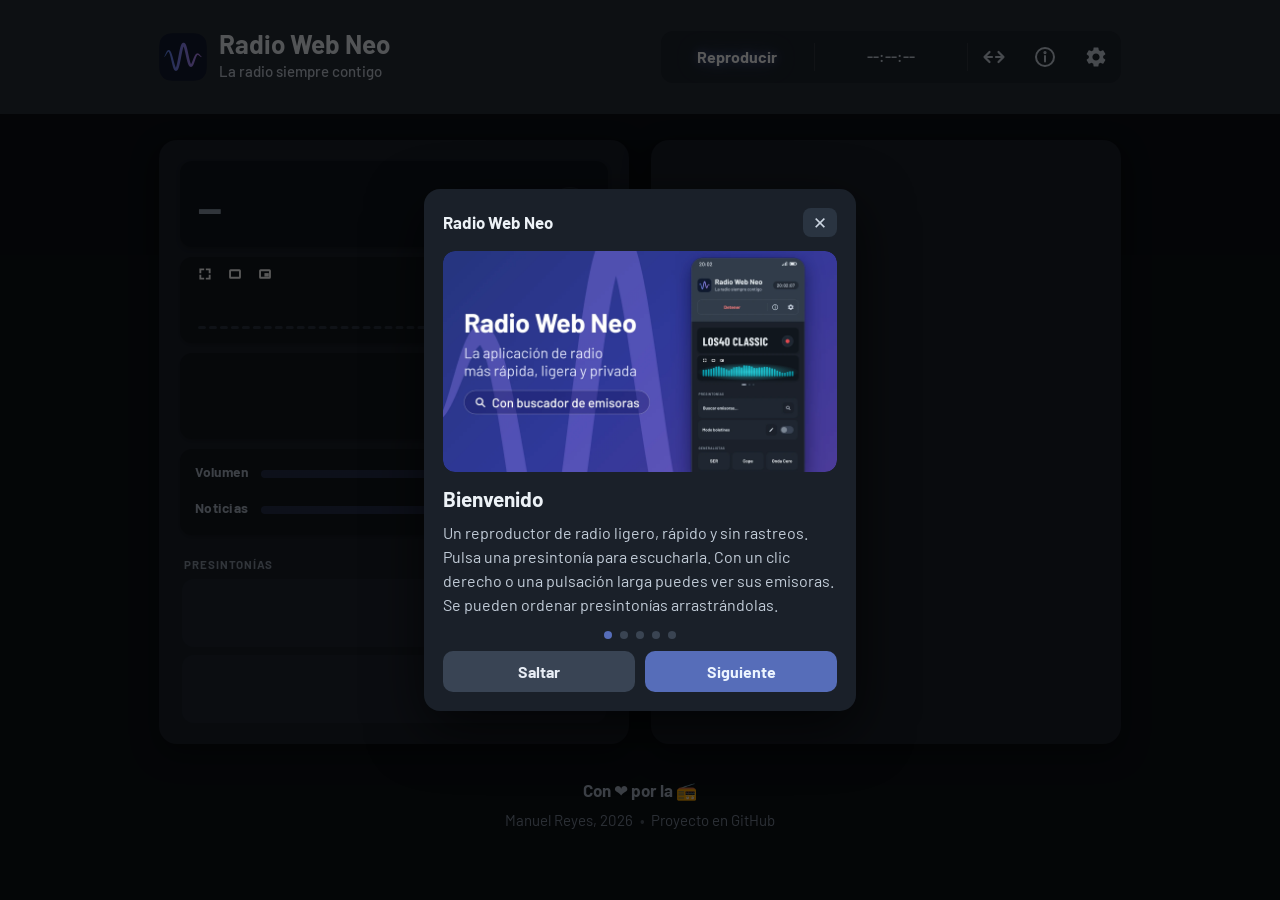
<file: index.html>
<!doctype html>
<html lang="es">
<head>
<meta charset="utf-8">
<meta name="viewport" content="width=device-width, initial-scale=1, maximum-scale=1, user-scalable=no">
<title>Radio Web Neo</title>

<meta name="description" content="Reproductor de radio ligero con buscador de emisoras y boletines automáticos">
<link rel="canonical" href="https://radioneo.pages.dev/">

<!-- Open Graph -->
<meta property="og:type" content="website">
<meta property="og:title" content="Radio Web Neo: una app de radio versatil, rápida y sin rastreos">
<meta property="og:description" content="Reproductor ligero con buscador de emisoras y boletines automáticos">
<meta property="og:url" content="https://radioneo.pages.dev/">
<meta property="og:site_name" content="Radio Web Neo">
<meta property="og:locale" content="es_ES">
<meta property="og:image" content="https://radioneo.pages.dev/img/og-neo.jpg?v=7">
<meta property="og:image:width" content="1200">
<meta property="og:image:height" content="630">
<meta property="og:image:alt" content="Radio Web Neo: la app en un móvil, con el visualizador de sonido, y el texto «La aplicación de radio más rápida, ligera y privada. Con buscador de emisoras»">
<meta name="twitter:card" content="summary_large_image">

<!-- Schema.org -->
<script type="application/ld+json">
{
  "@context": "https://schema.org",
  "@graph": [
    {
      "@type": "WebSite",
      "@id": "https://radioneo.pages.dev/#website",
      "name": "Radio Web Neo",
      "alternateName": ["Radio Neo"],
      "url": "https://radioneo.pages.dev/",
      "inLanguage": "es"
    },
    {
      "@type": "WebApplication",
      "@id": "https://radioneo.pages.dev/#app",
      "name": "Radio Web Neo",
      "description": "Reproductor ligero con buscador de emisoras y boletines automáticos",
      "url": "https://radioneo.pages.dev/",
      "isPartOf": { "@id": "https://radioneo.pages.dev/#website" },
      "image": "https://radioneo.pages.dev/img/og-neo.jpg?v=7",
      "screenshot": [
        "https://radioneo.pages.dev/img/cap1-wide.webp",
        "https://radioneo.pages.dev/img/cap2-wide.webp",
        "https://radioneo.pages.dev/img/cap6-wide.webp"
      ],
      "featureList": [
        "Buscador de emisoras",
        "Ecualizador",
        "Modo boletines",
        "7 visualizadores a pantalla completa",
        "Grabación en MP3",
        "Sin cookies ni rastreos al usuario"
      ],
      "applicationCategory": "MultimediaApplication",
      "operatingSystem": "All",
      "inLanguage": "es",
      "browserRequirements": "Requiere JavaScript",
      "isAccessibleForFree": true,
      "offers": { "@type": "Offer", "price": "0", "priceCurrency": "EUR" },
      "author": { "@type": "Person", "name": "ManuRS", "url": "https://github.com/ManuRS" },
      "license": "https://www.gnu.org/licenses/gpl-3.0.html"
    }
  ]
}
</script>

<link rel="icon" href="favicon.ico" sizes="any">
<link rel="icon" type="image/svg+xml" href="icon.svg">
<link rel="icon" type="image/png" sizes="32x32" href="favicon-32.png">
<link rel="manifest" href="manifest.webmanifest">
<meta name="theme-color" content="#323c4a">
<meta name="mobile-web-app-capable" content="yes">
<meta name="apple-mobile-web-app-capable" content="yes">
<meta name="apple-mobile-web-app-title" content="Radio Neo">
<link rel="apple-touch-icon" href="icon-192.png">
<link rel="preload" href="fonts/barlow-latin-400-normal.woff2" as="font" type="font/woff2" crossorigin>
<link rel="preload" href="fonts/barlow-condensed-latin-700-normal.woff2" as="font" type="font/woff2" crossorigin>
<link rel="stylesheet" href="css/styles.css">
</head>
<body class="no-config">
<!-- Luz de fondo con el sonido (solo en pantallas grandes, con "Color de fondo" activado): las barras del ecualizador, muy difuminadas, desde abajo -->
<canvas id="bgGlow" aria-hidden="true"></canvas>
<main>
  <!-- ================================= -->
  <!-- == CABECERA, SUBTÍTULO Y RELOJ == -->
  <!-- ================================= -->
  <header id="hdr">
   <div class="hin">
    <div class="hrow">
      <img class="logo" src="icon-192.png" alt="" width="48" height="48">
      <div class="titles">
        <h1 id="title">Radio Web Neo</h1>
        <p class="subtitle">La radio siempre contigo</p>
      </div>
      <div class="status" id="statusBox" title="Desconectado"><span id="clock">--:--:--</span></div>
    </div>
    <!-- Barra de controles (solo con la cabecera desplegada): un único botón que alterna Reproducir y Detener, información y ajustes.
         En pantallas grandes también lleva el reloj (detrás de Reproducir, lo mueve ui.js) y el botón de tamaño de las presintonías -->
    <div class="bar" id="ctlBar" role="toolbar" aria-label="Controles">
      <button id="playBtn" type="button" data-state="play" aria-label="Reproducir"><span class="pl" aria-hidden="true"><span class="l1">Reproducir</span><span class="l2">Detener</span></span></button>
      <span class="sep sepclk" aria-hidden="true"></span>   <!-- antes del reloj, solo en pantallas grandes -->
      <span class="sep" aria-hidden="true"></span>
      <!-- Tamaño del panel de presintonías (solo en pantallas grandes): grande o igual que el panel 1 -->
      <button id="paneSize" class="ibtn psize" type="button" aria-label="Reducir panel de presintonías" title="Reducir panel"><svg viewBox="0 0 24 24" width="24" height="24" aria-hidden="true" fill="none" stroke="currentColor" stroke-width="2.2" stroke-linecap="round" stroke-linejoin="round"><path class="pz-in" d="M2.5 12H10M5.5 7l5 5-5 5M21.5 12H14M18.5 7l-5 5 5 5"/><path class="pz-out" d="M10 12H2.5M7.5 7l-5 5 5 5M14 12h7.5M16.5 7l5 5-5 5"/></svg></button>
      <!-- Instalar (install.js): solo si el navegador lo permite y ya se cerró el aviso de la portada -->
      <button id="insBtn" class="ibtn" type="button" aria-label="Instalar" title="Instalar" hidden><svg viewBox="0 0 24 24" width="24" height="24" aria-hidden="true" fill="none" stroke="currentColor" stroke-width="2" stroke-linecap="round" stroke-linejoin="round"><path d="M12 3.5v11M7.5 10l4.5 4.5 4.5-4.5M4.5 15.5v3a2 2 0 0 0 2 2h11a2 2 0 0 0 2-2v-3"/></svg></button>
      <button id="infoBtn" class="ibtn" type="button" aria-label="Información" title="Información"><svg viewBox="0 0 24 24" width="24" height="24" aria-hidden="true" fill="none" stroke="currentColor" stroke-width="2" stroke-linecap="round"><circle cx="12" cy="12" r="9"/><path d="M12 11v5.5"/><circle cx="12" cy="7.6" r=".6" fill="currentColor"/></svg></button>
      <button id="settingsBtn" class="ibtn" type="button" aria-label="Ajustes" title="Ajustes"><svg viewBox="0 0 24 24" width="24" height="24" aria-hidden="true" fill="currentColor"><path d="M19.14 12.94c.04-.3.06-.61.06-.94 0-.32-.02-.64-.07-.94l2.03-1.58a.49.49 0 0 0 .12-.61l-1.92-3.32a.488.488 0 0 0-.59-.22l-2.39.96c-.5-.38-1.03-.7-1.62-.94l-.36-2.54a.484.484 0 0 0-.48-.41h-3.84c-.24 0-.43.17-.47.41l-.36 2.54c-.59.24-1.13.57-1.62.94l-2.39-.96c-.22-.08-.47 0-.59.22L2.74 8.87c-.12.21-.08.47.12.61l2.03 1.58c-.05.3-.09.63-.09.94s.02.64.07.94l-2.03 1.58a.49.49 0 0 0-.12.61l1.92 3.32c.12.22.37.29.59.22l2.39-.96c.5.38 1.03.7 1.62.94l.36 2.54c.05.24.24.41.48.41h3.84c.24 0 .44-.17.47-.41l.36-2.54c.59-.24 1.13-.56 1.62-.94l2.39.96c.22.08.47 0 .59-.22l1.92-3.32c.12-.22.07-.47-.12-.61l-2.01-1.58zM12 15.6c-1.98 0-3.6-1.62-3.6-3.6s1.62-3.6 3.6-3.6 3.6 1.62 3.6 3.6-1.62 3.6-3.6 3.6z"/></svg></button>
    </div>
    <!-- Los botones de siempre siguen aquí, ocultos: la presentación, la notificación y el resto del código leen su estado (disabled) y los pulsan -->
    <button id="toggle" type="button" hidden>▶ Reproducir</button>
    <button id="stop" type="button" hidden disabled>■ Detener</button>
   </div>
  </header>
  <!-- ================================================================================= -->
  <!-- == ZONA CON SCROLL: EMISORA, VISUALIZADOR, VOLÚMENES, BOLETINES Y EMISORAS == -->
  <!-- ================================================================================= -->
  <div class="scroller">
  <h3 id="especial"></h3>
  <!-- En pantallas grandes, dos paneles: el 1 con la emisora, el visualizador, los volúmenes, el buscador y los boletines; el 2 con las presintonías.
       En el móvil estos contenedores no cuentan para la maqueta (display: contents) y todo queda en una columna, como siempre -->
  <div class="panes">
  <div class="pane pane1">
  <!-- Aviso de instalar (install.js): solo si el navegador lo permite (en iPhone, clase "ios": cómo hacerlo en vez del botón); con ✕ no vuelve y queda el icono de la cabecera -->
  <section class="panel inshint" id="insHint" hidden>
    <div class="info"><b>Añade Neo a tu lista de apps</b><span class="insios"><svg class="ishare" viewBox="0 0 24 24" aria-hidden="true"><path d="M12 3.5v11M8 7.5l4-4 4 4M8.5 10.5H6v10h12v-10h-2.5" fill="none" stroke="currentColor" stroke-width="2.2" stroke-linecap="round" stroke-linejoin="round"/></svg>› Añadir a pantalla de inicio</span></div>
    <button id="insHintGo" class="badge insgo" type="button">Instalar</button>
    <button id="insHintX" class="badge insx" type="button" aria-label="Cerrar" title="Cerrar"><svg viewBox="0 0 24 24" width="16" height="16" aria-hidden="true"><path d="M6 6l12 12M18 6 6 18" fill="none" stroke="currentColor" stroke-width="2.6" stroke-linecap="round"/></svg></button>
  </section>
  <div class="now">
    <div class="ps idle" id="psValue"><span id="psText">—</span></div>
    <button id="recBtn" class="rec" type="button" aria-label="Grabar" title="Grabar" disabled hidden><span class="rec-dot" aria-hidden="true"></span><span class="rec-time" id="recTime"></span></button>
  </div>

  <!-- Visualizador, ecualizador y volúmenes. En el móvil, con "Agrupar opciones de sonido", se ve uno y se pasa a los otros deslizando (grupo.js); si no, no cuenta para la maqueta -->
  <div class="sgrp" id="sndGrp">
  <div class="viz" id="viz"><canvas id="vizCanvas" aria-hidden="true"></canvas>
    <button id="presOpen" class="pres-open" type="button" aria-label="Pantalla completa" title="Pantalla completa"><svg viewBox="0 0 24 24" width="14" height="14" aria-hidden="true"><path d="M4 9V4h5M15 4h5v5M20 15v5h-5M9 20H4v-5" fill="none" stroke="currentColor" stroke-width="3.2" stroke-linecap="square"/></svg></button>
    <button id="presExpand" class="pres-open pres-expand" type="button" aria-label="Ampliar" title="Ampliar"><svg viewBox="0 0 24 24" width="14" height="14" aria-hidden="true"><rect x="3.5" y="5.5" width="17" height="13" rx="1" fill="none" stroke="currentColor" stroke-width="3.2"/></svg></button>
    <button id="pipBtn" class="pres-open pres-pip" type="button" aria-label="Imagen en imagen" title="Imagen en imagen" hidden><svg viewBox="0 0 24 24" width="14" height="14" aria-hidden="true"><rect x="3.5" y="5.5" width="17" height="13" rx="1" fill="none" stroke="currentColor" stroke-width="3.2"/><rect x="11" y="10.5" width="7.5" height="6" fill="currentColor"/></svg></button>
  </div>

  <!-- Ecualizador: ‹ y › cambian de modo, debajo del modo la calidad del audio; el botón abre la ventana de los modos -->
  <section class="panel eqsel" id="eqPanel">
    <button id="eqPrev" class="badge eqarr" type="button" aria-label="Ecualizador anterior" title="Anterior"><svg viewBox="0 0 24 24" width="20" height="20" aria-hidden="true"><path d="M15 5l-7 7 7 7" fill="none" stroke="currentColor" stroke-width="2.6" stroke-linecap="round" stroke-linejoin="round"/></svg></button>
    <span class="eqmid"><span id="eqNow" class="eqnow">Normal</span><span id="eqLabel" class="eqqual"></span></span>
    <button id="eqNext" class="badge eqarr" type="button" aria-label="Ecualizador siguiente" title="Siguiente"><svg viewBox="0 0 24 24" width="20" height="20" aria-hidden="true"><path d="M9 5l7 7-7 7" fill="none" stroke="currentColor" stroke-width="2.6" stroke-linecap="round" stroke-linejoin="round"/></svg></button>
    <span class="eqsep" aria-hidden="true"></span>
    <button id="eqOpen" class="badge eqopen" type="button" aria-label="Ajustes del ecualizador" title="Ajustes del ecualizador"><svg viewBox="0 0 24 24" width="18" height="18" aria-hidden="true" fill="currentColor"><path d="M3 17v2h6v-2H3zM3 5v2h10V5H3zm10 16v-2h8v-2h-8v-2h-2v6h2zM7 9v2H3v2h4v2h2V9H7zm14 4v-2H11v2h10zm-6-4h2V7h4V5h-4V3h-2v6z"/></svg></button>
  </section>

  <div class="panel vols">
    <div class="volume">
      <label for="volume">Volumen</label>
      <input id="volume" type="range" min="0.001" max="1.0" step="any" value="1.0">
      <span id="volValue">100%</span>
    </div>
    <div class="volume">
      <label for="newsVolume">Noticias</label>
      <input id="newsVolume" type="range" min="0.001" max="1.0" step="any" value="1.0">
      <span id="newsVolValue">100%</span>
    </div>
  </div>
  </div>
  <div class="sdots" id="sndDots" aria-hidden="true"><i></i><i></i><i></i></div>

  <!-- ===================================================== -->
  <!-- == BUSCADOR DE EMISORAS (LISTAS DE TDTCHANNELS) == -->
  <!-- ===================================================== -->
  <div class="ptitle ptitle-main">Presintonías</div>
  <section class="panel search" id="tdtPanel">
    <input id="tdtQuery" type="search" readonly placeholder="Buscar emisoras…" aria-label="Buscar emisoras en las listas de TDTChannels" autocomplete="off" autocapitalize="off" spellcheck="false" enterkeyhint="search">
    <button id="tdtGo" class="badge" type="button" aria-label="Buscar" title="Buscar"><svg viewBox="0 0 24 24" width="18" height="18" aria-hidden="true"><circle cx="10.5" cy="10.5" r="6.5" fill="none" stroke="currentColor" stroke-width="2.6"/><path d="M15.5 15.5 21 21" stroke="currentColor" stroke-width="2.6" stroke-linecap="round"/></svg></button>
  </section>

  <section class="panel news" id="news">
    <div class="info"><b>Modo boletines</b></div>
    <button id="newsEdit" class="badge nedit" type="button" aria-label="Editar boletines" title="Editar boletines"><svg viewBox="0 0 24 24" width="18" height="18" aria-hidden="true" fill="currentColor"><path d="M3 17.25V21h3.75L17.81 9.94l-3.75-3.75L3 17.25zm17.71-10.21a1 1 0 0 0 0-1.41l-2.34-2.34a1 1 0 0 0-1.41 0l-1.83 1.83 3.75 3.75 1.83-1.83z"/></svg></button>
    <label class="switch" title="Activar modo boletines">
      <input type="checkbox" id="newsToggle" aria-label="Activar modo boletines">
      <span class="track"></span>
    </label>
  </section>

  </div>
  <!-- ================================================ -->
  <!-- == EMISORAS (GENERALISTAS Y MUSICALES) == -->
  <!-- ================================================ -->
  <div class="pane pane2">
    <div class="presets" id="presets"></div>
  </div>
  </div>
  <footer class="foot"><span class="love" id="footPhrase"></span><span class="fsep fsep0" aria-hidden="true">•</span><a href="https://www.linkedin.com/in/manuelrs" target="_blank" rel="noopener">Manuel Reyes, 2026</a><span class="fsep">•</span><a href="https://github.com/ManuRS/radio_web_neo" target="_blank" rel="noopener">Proyecto en GitHub</a></footer>
  </div>

</main>

  <!-- ============================================= -->
  <!-- == MODO PRESENTACIÓN (BOTÓN DE LAS BARRAS) == -->
  <!-- ============================================= -->
  <div class="pres" id="pres" data-mode="0" hidden>
    <canvas id="presCanvas" aria-hidden="true"></canvas>
    <div class="pres-info">
      <div class="pres-ps" id="presPs"><span id="presPsText">—</span></div>
      <div class="pres-qual"><span id="presQual"></span></div>
      <div class="pres-clock" id="presClock">--:--:--</div>
      <button class="pres-spin" id="presSpin" type="button">Con Giro</button>
    </div>
    <div class="pres-mode" id="presMode" aria-hidden="true"></div>
    <div class="pres-panel pres-ctl" id="presCtl">
      <div class="pc-row">
        <button id="presPlay" class="pc-play" type="button" aria-label="Reproducir"></button>
        <span class="pc-news">Boletines</span>
        <label class="switch" id="presNewsSw"><input type="checkbox" id="presNews" aria-label="Modo boletines"><span class="track"></span></label>
      </div>
      <div class="pc-row"><label for="presVol">Volumen</label><input id="presVol" type="range" min="0.001" max="1.0" step="any" value="1.0"><span id="presVolValue">100%</span></div>
      <div class="pc-row"><label for="presNewsVol">Noticias</label><input id="presNewsVol" type="range" min="0.001" max="1.0" step="any" value="1.0"><span id="presNewsVolValue">100%</span></div>
      <div class="pc-row" id="presPipRow" hidden><span class="pc-pip">Imagen en imagen</span><label class="switch"><input type="checkbox" id="presPip" aria-label="Imagen en imagen al salir de la aplicación" checked><span class="track"></span></label></div>
    </div>
    <div class="pres-panel pres-strip" id="presStrip"></div>
    <button id="presPipBtn" class="pres-close pres-pipbtn" type="button" aria-label="Imagen en imagen" title="Imagen en imagen" hidden><svg viewBox="0 0 24 24" width="18" height="18" aria-hidden="true"><rect x="3" y="5" width="18" height="14" rx="1.5" fill="none" stroke="currentColor" stroke-width="2.2"/><rect x="11.5" y="11" width="7" height="5.5" rx="1" fill="currentColor"/></svg></button>
    <button id="presClose" class="pres-close" type="button" aria-label="Salir de la presentación">✕</button>
  </div>

  <!-- ==================================================== -->
  <!-- == INFORMACIÓN: TUTORIAL DE CINCO PASOS (SE ABRE SOLO LA PRIMERA VEZ) == -->
  <!-- ==================================================== -->
  <dialog id="intro" class="intro" aria-labelledby="introTitle">
    <div class="dlg">
      <div class="dlg-head">
        <b id="introTitle">Radio Web Neo</b>
        <button id="introClose" class="x" type="button" aria-label="Cerrar">✕</button>
      </div>
      <div class="intro-steps">   <!-- los cinco pasos ocupan la misma celda: la ventana mide siempre lo del más alto -->
        <section class="intro-step" data-step="0">
          <div class="intro-pic">
            <img class="intro-img" src="img/cap1-wide.webp?v=320" alt="La aplicación en el móvil: reproductor con presintonías" width="1600" height="900">
            <span class="fx fx-glow" aria-hidden="true"></span>
          </div>
          <h2>Bienvenido</h2>
          <p>Un reproductor de radio ligero, rápido y sin rastreos. Pulsa una presintonía para escucharla. Con un clic derecho o una pulsación larga puedes ver sus emisoras. Se pueden ordenar presintonías arrastrándolas.</p>
        </section>
        <section class="intro-step" data-step="1" hidden>
          <img class="intro-img" src="img/cap2-wide.webp?v=320" alt="El buscador de emisoras con resultados de Salamanca" width="1600" height="900" loading="lazy">
          <h2>Busca emisoras</h2>
          <p>Escribe el nombre de una emisora en el buscador y elige una opción del catálogo. Puedes añadir tu elección a una cadena ya existente o crear una nueva. Si tienes el enlace de sonido, también puedes añadirlo.</p>
        </section>
        <section class="intro-step" data-step="2" hidden>
          <img class="intro-img" src="img/cap6-wide.webp?v=320" alt="El ecualizador sobre un visualizador a pantalla completa" width="1600" height="900" loading="lazy">
          <h2>Disfruta del sonido</h2>
          <p>Puedes ecualizar el sonido con los modos que incluye la aplicación o crear tus propias curvas de sonido. Además se incluye un visualizador de ondas a pantalla completa con múltiples modos.</p>
        </section>
        <section class="intro-step" data-step="3" hidden>
          <div class="intro-pic">
            <img class="intro-img" src="img/cap4-wide.webp?v=320" alt="Boletines a lo largo del día y su ventana" width="1600" height="900" loading="lazy">
            <span class="fx fx-run" aria-hidden="true"></span>
          </div>
          <h2>Escucha las noticias</h2>
          <p>Puedes escuchar música y conectar automáticamente con una emisora generalista cuando quieras. El modo conecta por defecto con las noticias de la SER de 8 a 20 horas, pero se puede personalizar.</p>
        </section>
        <section class="intro-step" data-step="4" hidden>
          <!-- Con instalación posible (install.js, clase "can"): la imagen se pulsa para instalar, con una mano que da toques en el icono y el icono brillando -->
          <div class="intro-pic intro-tap" id="introIns">
            <img class="intro-img" src="img/cap5-wide.webp?v=320" alt="El icono de la app instalada y las presintonías por defecto" width="1600" height="900" loading="lazy">
            <span class="tap-glow" aria-hidden="true"></span>
            <svg class="tap-hand" viewBox="0 0 24 24" aria-hidden="true"><path d="M9 11.24V7.5C9 6.12 10.12 5 11.5 5S14 6.12 14 7.5v3.74c1.21-.81 2-2.18 2-3.74C16 5.01 13.99 3 11.5 3S7 5.01 7 7.5c0 1.56.79 2.93 2 3.74zm9.84 4.63l-4.54-2.26c-.17-.07-.35-.11-.54-.11H13v-6c0-.83-.67-1.5-1.5-1.5S10 6.67 10 7.5v10.74l-3.43-.72c-.08-.01-.15-.03-.24-.03-.31 0-.59.13-.79.33l-.79.8 4.94 4.94c.27.27.65.44 1.06.44h6.79c.75 0 1.33-.55 1.44-1.28l.75-5.27c.01-.07.02-.14.02-.2 0-.62-.38-1.16-.91-1.38z"/></svg>
          </div>
          <h2>Instala la app</h2>
          <p class="ins-menu">Desde el menú de tu navegador, puedes instalar esta web como una aplicación más de tu móvil. Además, puedes exportar e importar tus preferencias entre dispositivos.</p>
          <p class="ins-ios" hidden>Desde Compartir › Añadir a pantalla de inicio, puedes instalar esta web como una aplicación más de tu móvil. Además, puedes exportar e importar tus preferencias entre dispositivos.</p>
          <p class="ins-now" hidden>Pulsa ahora la imagen para instalar la app, o pruébala desde el navegador. Además, puedes exportar e importar tus preferencias entre dispositivos.</p>
        </section>
      </div>
      <div class="intro-dots" aria-hidden="true"><i class="on"></i><i></i><i></i><i></i><i></i></div>
      <div class="dlg-actions">
        <button id="introBack" type="button">Saltar</button>
        <button id="introNext" type="button" class="primary" autofocus>Siguiente</button>
      </div>
    </div>
  </dialog>

  <!-- ======================================================================== -->
  <!-- == FORMULARIOS DEL MENÚ DE UNA CADENA (CAMBIAR NOMBRE) ==                            -->
  <!-- ======================================================================== -->
  <dialog id="formDlg" class="settings sheet" aria-labelledby="formDlgTitle">
    <div class="dlg">
      <div class="dlg-head">
        <b id="formDlgTitle"></b>
        <button id="formClose" class="x" type="button" aria-label="Cerrar">✕</button>
      </div>
      <form class="stform" id="formDlgForm" autocomplete="off" novalidate></form>
      <div id="formMsg" class="cfgmsg err" role="status"></div>
      <div class="dlg-actions"><button id="formGo" class="primary" type="submit" form="formDlgForm">Guardar</button></div>
    </div>
  </dialog>

  <!-- ========================================================== -->
  <!-- == VENTANA DE AJUSTES Y REGISTRO (PULSA EL PUNTO Y LA HORA) == -->
  <!-- ========================================================== -->
  <dialog id="settings" class="settings">
    <div class="dlg">
      <div class="dlg-head">
        <b>Ajustes</b>
        <button id="settingsClose" class="x" type="button" aria-label="Cerrar">✕</button>
      </div>
      <div class="tabs" role="tablist">
        <button type="button" role="tab" data-tab="general" class="active" aria-selected="true">Preferencias</button>
        <button type="button" role="tab" data-tab="config" aria-selected="false">Datos</button>
        <button type="button" role="tab" data-tab="log" aria-selected="false" hidden>Registro</button>
      </div>
      <div class="tab" id="tabGeneral">
        <div class="group">
          <div class="clockrow">
            <label for="autoDelay">Autodetectar retraso local</label>
            <label class="switch">
              <input type="checkbox" id="autoDelay">
              <span class="track"></span>
            </label>
          </div>
          <div class="clockrow">
            <label for="delayInput">Retraso reloj local</label>
            <input id="delayInput" type="text" inputmode="text" maxlength="5" autocomplete="off" spellcheck="false" placeholder="0" title="Segundos de retraso del reloj local. Usa -n si va adelantado">
            <span>segundos</span>
          </div>
          <div class="clockrow">
            <label for="streamDelayInput">Retraso señal de audio</label>
            <input id="streamDelayInput" type="text" inputmode="decimal" maxlength="5" autocomplete="off" spellcheck="false" placeholder="32" title="Segundos que va la señal de internet por detrás de la emisión real. Se usa para la hora del reloj y los boletines">
            <span>segundos</span>
          </div>
        </div>
        <div class="group">
          <div class="clockrow">
            <label for="outSelect">Salida de audio</label>
            <select id="outSelect">
              <option value="webaudio">Web Audio</option>
              <option value="nativa">Nativa</option>
            </select>
          </div>
          <div class="clockrow">
            <label for="normSwitch">Normalizar volumen</label>
            <label class="switch">
              <input type="checkbox" id="normSwitch">
              <span class="track"></span>
            </label>
          </div>
        </div>
        <div class="group">
          <div class="clockrow" id="accentRow">
            <label for="accentSelect">Color por defecto</label>
            <select id="accentSelect">
              <option value="indigo">Índigo</option>
              <option value="green">Verde</option>
              <option value="blue">Azul</option>
              <option value="red">Rojo</option>
              <option value="custom">Personalizado</option>
            </select>
            <input id="accentPick" type="color" value="#566db9" aria-label="Elegir color" title="Elegir color" hidden>
          </div>
          <div class="clockrow">
            <label for="colorSwitch">Color personalizado por la cadena</label>
            <label class="switch">
              <input type="checkbox" id="colorSwitch">
              <span class="track"></span>
            </label>
          </div>
          <div class="clockrow pc-only">
            <label for="bgSwitch">Color de fondo</label>
            <label class="switch">
              <input type="checkbox" id="bgSwitch">
              <span class="track"></span>
            </label>
          </div>
          <div class="clockrow">
            <label for="matSelect">Material Design</label>
            <select id="matSelect">
              <option value="off">Desactivado</option>
              <option value="std">Estándar</option>
              <option value="ext">Extremo</option>
            </select>
          </div>
        </div>
        <div class="group">
          <div class="clockrow mob-only">
            <label for="groupSwitch">Agrupar opciones de sonido</label>
            <label class="switch">
              <input type="checkbox" id="groupSwitch">
              <span class="track"></span>
            </label>
          </div>
          <div class="clockrow">
            <label for="artSelect">Fondo de notificación</label>
            <select id="artSelect">
              <option value="piruli">El Pirulí</option>
              <option value="diana">Diana y Endimión</option>
              <option value="transistor">Transistor</option>
            </select>
          </div>
        </div>
      </div>
      <!-- Boletines: quién da las noticias y sus franjas ("newsStation", "news", "newsGuided" y "newsSaved" de los ajustes). La SER guiada, con su horario ya hecho -->
      <div class="tab" id="tabConfig" hidden>
        <!-- Instalar (install.js): solo si el navegador lo permite -->
        <div class="group" id="insRow" hidden>
          <div class="clockrow">
            <span>Instalar aplicación</span>
            <button id="insGo" type="button">Instalar</button>
            <span class="insios"><svg class="ishare" viewBox="0 0 24 24" aria-hidden="true"><path d="M12 3.5v11M8 7.5l4-4 4 4M8.5 10.5H6v10h12v-10h-2.5" fill="none" stroke="currentColor" stroke-width="2.2" stroke-linecap="round" stroke-linejoin="round"/></svg>› Añadir a pantalla de inicio</span>
          </div>
        </div>
        <!-- La configuración (JSON legible) no se ve ni se edita aquí: se exporta a un archivo y se importa de otro -->
        <div class="group">
          <div class="clockrow">
            <span>Exportar configuración</span>
            <button id="cfgExport" type="button">Exportar</button>
          </div>
          <div class="clockrow">
            <span>Importar configuración</span>
            <button id="cfgFile" type="button">Importar</button>
            <input id="cfgFileInput" type="file" accept=".json,.jsonc,.txt,application/json,text/plain" hidden>
          </div>
          <div class="clockrow">
            <span>Script de personalización</span>
            <button id="customBtn" type="button">Cargar</button>
            <input id="customInput" type="file" accept=".js,text/javascript,application/javascript,text/plain" hidden>
          </div>
        </div>
        <div class="group">
          <div class="clockrow">
            <span>Recargar caché de sonidos</span>
            <button id="cfgClearSounds" type="button">Recargar</button>
          </div>
          <div class="clockrow">
            <span>Restablecer aplicación</span>
            <button id="cfgClear" class="danger" type="button">Eliminar todo</button>
          </div>
        </div>
        <!-- Registro: la pestaña se muestra solo durante esta sesión -->
        <div class="group">
          <div class="clockrow">
            <span>Mostrar registro</span>
            <button id="logShow" type="button">Mostrar</button>
          </div>
        </div>
        <div id="cfgMsg" class="cfgmsg" role="status"></div>
        <div class="appver" id="appVer"></div>
      </div>
      <div class="tab" id="tabLog" hidden>
        <textarea id="log" readonly spellcheck="false">Listo</textarea>
        <div class="dlg-actions">
          <button id="copyLog" type="button">Copiar</button>
        </div>
      </div>
    </div>
  </dialog>

  <!-- ======================================================== -->
  <!-- == VENTANA DEL IMPORTADOR (RESULTADOS DE LA BÚSQUEDA) == -->
  <!-- ======================================================== -->
  <dialog id="tdtDlg" class="settings tdt">
    <div class="dlg">
      <div class="dlg-head">
        <b id="tdtTitle">Buscar emisoras</b>
        <button id="tdtClose" class="x" type="button" aria-label="Cerrar">✕</button>
      </div>
      <!-- Con el "+" de las presintonías o "Añadir emisora…" de una cadena: dos pestañas, el catálogo (el buscador) y un enlace propio -->
      <div class="tabs tdttabs" id="tdtTabs" role="tablist" hidden>
        <button id="tdtTabCat" class="active" type="button" role="tab" aria-selected="true">Consultar catálogo</button>
        <button id="tdtTabUrl" type="button" role="tab" aria-selected="false">Tengo un enlace</button>
      </div>
      <div class="tdtcat" id="tdtCat">
      <input id="tdtQ" class="tdtq" type="search" placeholder="Nombre de la emisora" aria-label="Nombre de la emisora" autocomplete="off" autocapitalize="off" spellcheck="false">
      <div id="tdtStatus" class="tdtstatus" role="status"></div>
      <div id="tdtList" class="tdtlist"></div>
      <div id="tdtInfo" class="tdtinfo"></div>
      </div>
      <div class="tdturl" id="tdtUrl" hidden>
        <form class="stform" id="stForm" autocomplete="off" novalidate>
          <label>Nombre<input id="stName" type="text" maxlength="40" placeholder="Cadena SER"></label>
          <label>Nombre corto<input id="stShort" type="text" maxlength="14" placeholder="SER"></label>
          <label>Tipo<select id="stType"><option value="general">Generalista</option><option value="musical">Musical</option></select></label>
          <label>Color<span class="stcolor"><input id="stColor" type="text" maxlength="7" placeholder="#rrggbb" spellcheck="false"><input id="stColorPick" type="color" value="#4da3ff" aria-label="Elegir color"></span></label>
          <label class="wide">Enlace del stream<input id="stUrl" type="url" placeholder="https://…/stream.mp3" spellcheck="false"></label>
          <label class="wide">Nombre de la emisora<input id="stLabel" type="text" maxlength="30" placeholder="Opcional" spellcheck="false"></label>
        </form>
        <form class="stform" id="varForm" autocomplete="off" novalidate hidden>
          <label class="wide">Enlace de la emisora<input id="varUrl" type="url" placeholder="https://…/stream.aac" spellcheck="false"></label>
          <label class="wide">Nombre de la emisora (opcional)<input id="varName" type="text" maxlength="30" placeholder="SER Málaga" spellcheck="false"></label>
        </form>
        <div id="stMsg" class="cfgmsg" role="status"></div>
        <div class="dlg-actions"><button id="stAdd" class="primary" type="button">Añadir</button></div>
      </div>
      <div class="dlg-links" hidden>   <!-- botón oculto de momento; la carga por archivo sigue funcionando en importer.js -->
        <button id="tdtFileBtn" class="link" type="button">Cargar radio.json / tv.json desde archivo…</button>
        <input id="tdtFile" type="file" accept=".json,application/json,text/plain" multiple hidden>
      </div>
    </div>
  </dialog>

  <!-- Al elegir una opción del catálogo: otra ventana, encima de la lista, para decidir dónde va y con qué nombre -->
  <dialog id="tdtAddDlg" class="settings sheet tdtadd" aria-labelledby="tdtAddTitle">
    <div class="dlg">
      <div class="dlg-head">
        <b id="tdtAddTitle">Añadir emisora</b>
        <button id="tdtAddClose" class="x" type="button" aria-label="Cerrar">✕</button>
      </div>
      <div class="tdtpick"><b id="tdtSelName"></b><span id="tdtSelInfo"></span></div>
      <div class="tabs" id="tdtDest" role="tablist" aria-label="Destino">
        <button id="tdtModeOld" class="active" type="button" role="tab" aria-selected="true">Cadena existente</button>
        <button id="tdtModeNew" type="button" role="tab" aria-selected="false">Cadena nueva</button>
      </div>
      <div class="stform tdtform" id="tdtForm">
        <label id="tdtOldRow">Cadena<select id="tdtChain"></select></label>
        <div class="tdtnew stform" id="tdtNewRow" hidden>
          <label>Nombre de la cadena<input id="tdtNName" type="text" maxlength="40" placeholder="Cadena SER"></label>
          <label>Nombre corto<input id="tdtNShort" type="text" maxlength="14" placeholder="SER"></label>
          <label>Tipo<select id="tdtNType"><option value="general">Generalista</option><option value="musical">Musical</option></select></label>
          <label>Color<span class="stcolor"><input id="tdtNColor" type="text" maxlength="7" placeholder="#rrggbb" spellcheck="false"><input id="tdtNColorPick" type="color" value="#4da3ff" aria-label="Elegir color"></span></label>
        </div>
        <label id="tdtLabelRow">Nombre de la emisora<input id="tdtLabel" type="text" maxlength="30" placeholder="SER Málaga"></label>
      </div>
      <div id="tdtMsg" class="cfgmsg" role="status"></div>
      <div class="dlg-actions">
        <button id="tdtBack" type="button">Volver</button>
        <button id="tdtAdd" class="primary" type="button">Añadir</button>
      </div>
    </div>
  </dialog>


  <!-- ================================================================ -->
  <!-- == SALIR CON LA RADIO SONANDO (BOTÓN ATRÁS, VER backguard.js) == -->
  <!-- ================================================================ -->
  <dialog id="exitDlg" class="intro exit" aria-labelledby="exitTitle">
    <div class="dlg">
      <div class="dlg-head lichead">
        <img src="icon-192.png" alt="" width="40" height="40"><b>Radio Web Neo</b>
        <button id="exitClose" class="x" type="button" aria-label="Cerrar">✕</button>
      </div>
      <h2 class="exit-q" id="exitTitle">¿Seguro que quieres salir?</h2>
      <p class="exit-note" id="exitNote"></p>
      <div class="dlg-actions">
        <button id="exitCancel" type="button" autofocus>Cancelar</button>
        <button id="exitGo" type="button" class="primary">Sí, cerrar</button>
      </div>
    </div>
  </dialog>

  <!-- ===================================================== -->
  <!-- == PREGUNTA (GRABACIÓN EN CURSO, GRABACIÓN SIN TERMINAR) == -->
  <!-- ===================================================== -->
  <!-- =========================================================== -->
  <!-- == VENTANA DEL ECUALIZADOR (BOTÓN DEL PANEL DEL ECUALIZADOR) == -->
  <!-- =========================================================== -->
  <dialog id="eqDlg" class="settings sheet" aria-labelledby="eqDlgTitle">
    <div class="dlg">
      <div class="dlg-head">
        <b id="eqDlgTitle">Ecualizador</b>
        <button id="eqClose" class="x" type="button" aria-label="Cerrar">✕</button>
      </div>
        <!-- Los modos que se eligen con ‹ › (detrás del "normal", que no se toca); se activan o desactivan, no se borran. Bloque "eq" de los ajustes -->
        <div class="tab" id="tabEq">
          <div class="eqmodes" id="eqModes" role="group" aria-label="Modos del ecualizador"></div>
          <div class="group" id="eqEdit">
            <div class="clockrow eqname">
              <label for="eqName">Nombre</label>
              <input id="eqName" type="text" maxlength="24" autocomplete="off" spellcheck="false">
            </div>
            <canvas id="eqCurve" class="eqcurve" aria-label="Cómo cambia el sonido con este modo, de graves a agudos"></canvas>
            <div class="eqrow"><label for="eqLow">Graves</label><input id="eqLow" type="range" step="1"><span id="eqLowV"></span></div>
            <div class="eqrow"><label for="eqMid">Medios</label><input id="eqMid" type="range" step="1"><span id="eqMidV"></span></div>
            <div class="eqrow"><label for="eqQ">Factor Q</label><input id="eqQ" type="range" step="0.1"><span id="eqQV"></span></div>
            <div class="eqrow"><label for="eqHigh">Agudos</label><input id="eqHigh" type="range" step="1"><span id="eqHighV"></span></div>
            <div class="eqrow"><label for="eqPre">Volumen</label><input id="eqPre" type="range" step="1"><span id="eqPreV"></span></div>
            <div class="clockrow">
              <label for="eqDefault">Opción por defecto</label>
              <label class="switch"><input type="checkbox" id="eqDefault"><span class="track"></span></label>
            </div>
            <div class="cfgacts">
              <button id="eqAct" type="button">Desactivar Modo 1</button>
              <button id="eqReset" type="button">Restablecer Modo 1</button>
            </div>
          </div>
          <div id="eqMsg" class="cfgmsg" role="status"></div>
        </div>
    </div>
  </dialog>

  <!-- ========================================================== -->
  <!-- == VENTANA DE LOS BOLETINES (BOTÓN DE EDITAR DEL PANEL) == -->
  <!-- ========================================================== -->
  <dialog id="newsDlg" class="settings sheet" aria-labelledby="newsDlgTitle">
    <div class="dlg">
      <div class="dlg-head">
        <b id="newsDlgTitle">Boletines</b>
        <button id="newsClose" class="x" type="button" aria-label="Cerrar">✕</button>
      </div>
        <div class="tab" id="tabNews">
          <div class="clockrow">
            <label for="newsSel">Cadena de los boletines</label>
            <select id="newsSel"></select>
          </div>
          <div class="nlist" id="newsList"></div>
          <button id="newsAdd" class="nadd" type="button">+ Añadir franja</button>
          <button id="newsReset" class="nadd" type="button" hidden>Restablecer</button>
          <div id="newsMsg" class="cfgmsg" role="status"></div>
        </div>
    </div>
  </dialog>

  <dialog id="askDlg" class="ask">
    <b id="askTitle"></b>
    <p id="askText"></p>
    <div class="dlg-actions">
      <button id="askNo" type="button"></button>
      <button id="askYes" class="primary" type="button"></button>
    </div>
  </dialog>

<div class="toast" id="toast" role="status" aria-live="polite" popover="manual" hidden></div>

<script>
// Pinta enseguida el color de énfasis guardado (evita ver el verde un instante antes de que cargue la aplicación)
try {
  var raw = localStorage.getItem('rn_datos');
  if (raw) document.body.classList.remove('no-config');   // hay ajustes guardados: los paneles se muestran sin parpadeo
  var c = JSON.parse(raw || '{}');
  if (/^#[0-9a-f]{6}$/i.test(c.accent)) document.documentElement.style.setProperty('--accent', c.accent);
} catch (e) {}
</script>
<script type="module" src="js/main.js"></script>
</body>
</html>
</file>
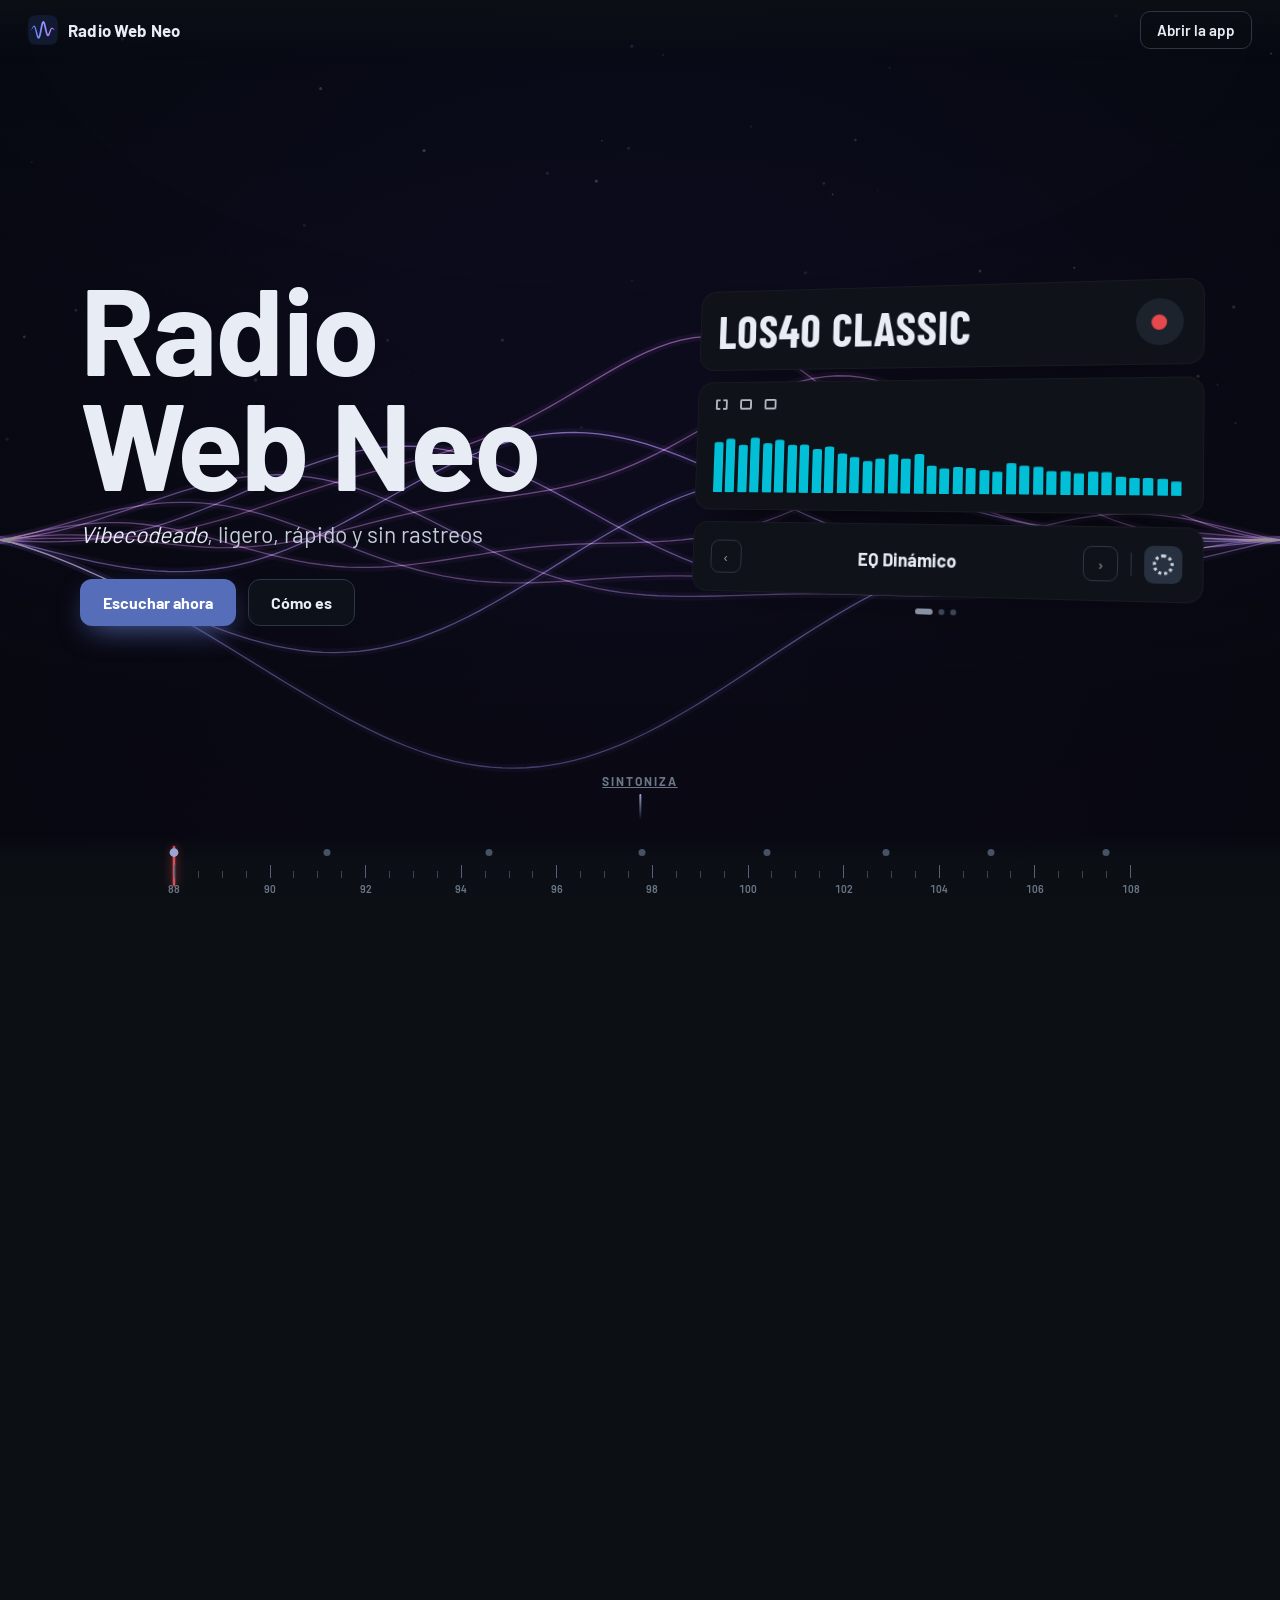
<file: about/index.html>
<!doctype html>
<html lang="es">
<head>
<meta charset="utf-8">
<meta name="viewport" content="width=device-width, initial-scale=1, viewport-fit=cover">
<title>Radio Web Neo · Cómo es</title>
<meta name="description" content="Reproductor de radio ligero, rápido y sin rastreos: buscador de emisoras, ecualizador, visualizadores y modo boletines">
<link rel="canonical" href="https://radioneo.pages.dev/about/">
<meta name="theme-color" content="#0c1015">
<link rel="icon" href="../favicon.ico" sizes="any">
<link rel="icon" href="../icon.svg" type="image/svg+xml">
<link rel="preload" href="../fonts/barlow-latin-700-normal.woff2" as="font" type="font/woff2" crossorigin>
<link rel="preload" href="../fonts/barlow-condensed-latin-700-normal.woff2" as="font" type="font/woff2" crossorigin>

<!-- Página de presentación de Neo (el README, en bonito). Todo va aquí dentro: no usa los módulos de la app.
     Cada sección es una "emisora" del dial: el scroll va por páginas (scroll-snap) y la aguja del dial y el RDS de arriba siguen al scroll -->
<style>
  @font-face { font-family: Barlow; font-weight: 400; font-display: swap; src: url(../fonts/barlow-latin-400-normal.woff2) format('woff2'); }
  @font-face { font-family: Barlow; font-weight: 500; font-display: swap; src: url(../fonts/barlow-latin-500-normal.woff2) format('woff2'); }
  @font-face { font-family: Barlow; font-weight: 600; font-display: swap; src: url(../fonts/barlow-latin-600-normal.woff2) format('woff2'); }
  @font-face { font-family: Barlow; font-weight: 700; font-display: swap; src: url(../fonts/barlow-latin-700-normal.woff2) format('woff2'); }
  @font-face { font-family: 'Barlow Condensed'; font-weight: 700; font-display: swap; src: url(../fonts/barlow-condensed-latin-700-normal.woff2) format('woff2'); }

  :root {
    color-scheme: dark;
    --accent: #566db9;
    --acc-hi: color-mix(in srgb, var(--accent) 60%, #fff);
    --on-accent: color-mix(in srgb, var(--accent) 9%, #000);
    --bg: #0c1015;
    --pan: #1a2029;
    --pan2: #1f2632;
    --pan3: #283140;
    --line: #2c3645;
    --tx: #e8edf5;
    --mut: #9fabb9;
    --dim: #6b7787;
    --rec: #e5484d;
    --top: 60px;
    --dial: 66px;
    -webkit-tap-highlight-color: transparent;
  }
  * { box-sizing: border-box; }
  html { scroll-snap-type: y mandatory; background: var(--bg); overscroll-behavior-y: none; }
  @media (prefers-reduced-motion: no-preference) { html { scroll-behavior: smooth; } }
  body { margin: 0; font-family: Barlow, system-ui, sans-serif; color: var(--tx); background: transparent; -webkit-font-smoothing: antialiased; }
  a { color: inherit; }
  button { font: inherit; color: inherit; }

  /* == FONDO: la Seda de la app, con el tono de cada sección == */
  #bg { position: fixed; inset: 0; width: 100%; height: 100%; z-index: -1; display: block; opacity: var(--bgo, .5); transition: opacity .45s ease; }
  .grain { position: fixed; inset: 0; z-index: -1; pointer-events: none; background: radial-gradient(120% 80% at 50% 0%, transparent 40%, rgba(5,7,11,.55) 100%); }

  /* == CABECERA: logo, RDS y botón == */
  .top { position: fixed; inset: 0 0 auto; z-index: 20; height: var(--top); display: flex; justify-content: space-between; align-items: center; gap: 12px; padding: 0 clamp(14px, 3vw, 28px); background: linear-gradient(#0c1015ee, #0c101500); }
  .brand { display: flex; align-items: center; gap: 10px; text-decoration: none; font-weight: 700; font-size: 1.05rem; letter-spacing: .01em; }
  .brand img { width: 30px; height: 30px; border-radius: 8px; }
  .open { justify-self: end; white-space: nowrap; text-decoration: none; font-weight: 600; font-size: .95rem; padding: 9px 16px; border-radius: 10px; border: 1px solid var(--line); background: #0a0d12aa; backdrop-filter: blur(8px); -webkit-backdrop-filter: blur(8px); }
  .shine { background: linear-gradient(100deg, currentColor 0 38%, var(--acc-hi) 50%, currentColor 62% 100%) 100% 0 / 260% 100% no-repeat; -webkit-background-clip: text; background-clip: text; -webkit-text-fill-color: transparent; animation: shine 4s ease-in-out infinite; }
  @keyframes shine { 0% { background-position: 100% 0; } 48%, 100% { background-position: 0 0; } }
  @media (hover: hover) { .open:hover { border-color: color-mix(in srgb, var(--accent) 60%, var(--line)); } }

  /* == DIAL == */
  .dial { position: fixed; inset: auto 0 0; z-index: 20; height: var(--dial); padding: 0 clamp(14px, 4vw, 40px) env(safe-area-inset-bottom); background: linear-gradient(#0c101500, #0c1015f2 45%); }
  .scale { position: relative; height: 100%; max-width: 980px; margin: 0 auto; }
  .tk { position: absolute; bottom: 22px; width: 1px; height: 7px; background: #3a4555; }
  .tk.mj { height: 13px; background: #566175; }
  .tk b { position: absolute; bottom: -17px; left: 50%; transform: translateX(-50%); font-size: .66rem; font-weight: 600; color: var(--dim); font-variant-numeric: tabular-nums; }
  .st { position: absolute; bottom: 38px; transform: translateX(-50%); padding: 6px; border: 0; background: none; cursor: pointer; }
  .st i { display: block; width: 7px; height: 7px; border-radius: 50%; background: #475266; transition: background .3s, transform .3s; }
  .st span { position: absolute; bottom: 19px; left: 50%; transform: translate(-50%, 4px); white-space: nowrap; font-size: .68rem; font-weight: 700; letter-spacing: .08em; color: var(--mut); opacity: 0; transition: opacity .25s, transform .25s; pointer-events: none; }
  .st.on i { background: var(--acc-hi); transform: scale(1.25); }
  @media (hover: hover) { .st:hover span { opacity: 1; transform: translate(-50%, 0); } .st:hover i { background: var(--mut); } }
  .needle { position: absolute; bottom: 14px; width: 2px; height: 40px; margin-left: -1px; border-radius: 2px; background: var(--rec); box-shadow: 0 0 10px var(--rec), 0 0 2px #fff8; will-change: left; }

  /* == PÁGINAS == */
  .pg { position: relative; height: 100vh; height: 100svh; scroll-snap-align: start; scroll-snap-stop: always; display: grid; place-items: center; padding: calc(var(--top) + 16px) clamp(18px, 5vw, 64px) calc(var(--dial) + 14px); overflow: clip; }   /* clip y no hidden: hidden la haría contenedor de scroll y la línea de tiempo view() se quedaría quieta */
  .in { width: min(1120px, 100%); display: grid; grid-template-columns: 1fr 1fr; gap: clamp(28px, 6vw, 80px); align-items: center; }
  .in.rev > :first-child { order: 2; }
  h1, h2 { margin: 0; font-weight: 700; letter-spacing: -.015em; line-height: .95; text-wrap: balance; }
  h1 { font-size: clamp(3.1rem, 9.5vw, 7.6rem); }
  h2 { font-size: clamp(2.4rem, 6vw, 4.8rem); }
  .lead em { font-style: italic; color: var(--tx); }
  .lead { margin: 18px 0 0; max-width: 31ch; font-size: clamp(1.08rem, 1.9vw, 1.42rem); line-height: 1.35; color: #c3ccd8; text-wrap: pretty; }
  .pts { list-style: none; margin: 22px 0 0; padding: 0; display: grid; gap: 10px; }
  .pts li { display: flex; gap: 12px; align-items: baseline; font-size: 1.02rem; color: var(--mut); line-height: 1.35; }
  .pts li::before { content: ''; flex: none; width: 14px; height: 2px; border-radius: 2px; background: var(--accent); transform: translateY(-4px); }
  .btns { display: flex; flex-wrap: wrap; gap: 12px; margin-top: 30px; }
  .b { display: inline-flex; align-items: center; gap: 8px; padding: 13px 22px; border-radius: 12px; font-weight: 700; font-size: 1rem; text-decoration: none; border: 1px solid var(--line); background: #10151cbb; cursor: pointer; }
  .b.p { background: var(--accent); border-color: transparent; color: #fff; box-shadow: 0 10px 30px -10px var(--accent); }
  @media (hover: hover) { .b:hover { filter: brightness(1.12); } }

  /* entrada de cada elemento al llegar a su página */
  [data-r] { opacity: 0; transform: translateY(26px); filter: blur(6px); transition: opacity .7s cubic-bezier(.2,.7,.2,1), transform .9s cubic-bezier(.2,.7,.2,1), filter .7s; transition-delay: calc(var(--d, 0) * 85ms + 60ms); }
  .pg.on [data-r] { opacity: 1; transform: none; filter: none; }

  /* paso de página: la que se va se aleja y la que entra se acerca (navegadores con línea de tiempo de scroll) */
  @supports (animation-timeline: view()) {
    @media (prefers-reduced-motion: no-preference) {
      .pg > .in, .pg > .cin { animation: page linear both; animation-timeline: view(); animation-range: cover 0% cover 100%; transform-origin: 50% 50%; }
      @keyframes page {
        0% { opacity: 0; transform: perspective(1200px) translateY(14%) scale(.9) rotateX(-9deg); filter: blur(6px); }
        46%, 54% { opacity: 1; transform: none; filter: none; }
        100% { opacity: 0; transform: perspective(1200px) translateY(-12%) scale(.88) rotateX(9deg); filter: blur(6px); }
      }
    }
  }

  /* == PIEZAS DE LA APP (réplicas) == */
  .card { background: #0f1319; border-radius: 16px; box-shadow: 0 30px 60px -30px #000c, inset 0 0 0 1px #ffffff08; }
  .win { background: var(--pan); border-radius: 22px; padding: 22px; box-shadow: 0 40px 80px -30px #000e, inset 0 0 0 1px #ffffff0d; }
  .win h3 { margin: 0; font-size: 1.12rem; font-weight: 700; display: flex; justify-content: space-between; align-items: center; }
  .x { width: 34px; height: 34px; border-radius: 9px; display: grid; place-items: center; background: var(--pan3); font-size: 1.1rem; color: #cfd6e0; }
  .cap { font-size: .72rem; font-weight: 700; letter-spacing: .12em; color: var(--dim); text-transform: uppercase; }
  .rdsname { font-family: 'Barlow Condensed', Barlow, sans-serif; font-weight: 700; text-transform: uppercase; letter-spacing: .02em; line-height: 1; }

  /* -- inicio: el reproductor -- */
  .player { display: grid; gap: 12px; transform: perspective(1400px) rotateY(-14deg) rotateX(5deg); transform-style: preserve-3d; }
  .player .card { padding: 18px 20px; }
  .p-rds { display: flex; justify-content: space-between; align-items: center; }
  .p-rds .rdsname { font-size: clamp(2rem, 4.4vw, 3rem); }
  .recb { flex: none; width: 46px; height: 46px; border-radius: 50%; background: #1d232d; display: grid; place-items: center; }
  .recb::before { content: ''; width: 15px; height: 15px; border-radius: 50%; background: var(--rec); }
  .bars { display: flex; align-items: flex-end; gap: 3px; height: 74px; }
  .bars i { flex: 1; height: 100%; border-radius: 3px 3px 1px 1px; background: var(--c, #00bfd6); transform-origin: 50% 100%; transform: scaleY(.08); }
  .p-ico { display: flex; gap: 14px; margin-bottom: 12px; }
  .p-ico i { width: 13px; height: 11px; border: 2px solid #cfd6e0; border-radius: 2px; opacity: .85; }
  .p-ico i:first-child { border-style: dashed; }
  .p-eq { display: flex; align-items: center; gap: 12px; }
  .p-eq .arr { width: 34px; height: 34px; border-radius: 9px; border: 1px solid var(--line); display: grid; place-items: center; color: var(--mut); }
  .p-eq .nm { flex: 1; text-align: center; font-weight: 700; font-size: 1.15rem; }
  .p-eq .sep { width: 1px; height: 22px; background: var(--line); }
  .p-eq .gear { width: 36px; height: 36px; border-radius: 9px; background: var(--pan3); display: grid; place-items: center; }
  .p-eq .gear::before { content: ''; width: 14px; height: 14px; border-radius: 50%; border: 3px dotted #cfd6e0; }
  .dots { display: flex; justify-content: center; gap: 6px; }
  .dots i { width: 6px; height: 6px; border-radius: 3px; background: #3b4556; }
  .dots i:first-child { width: 18px; background: #8792a4; }
  .scroll-hint { position: absolute; left: 50%; bottom: calc(var(--dial) + 14px); transform: translateX(-50%); font-size: .75rem; font-weight: 700; letter-spacing: .16em; color: var(--dim); text-transform: uppercase; border: 0; background: none; cursor: pointer; display: grid; justify-items: center; gap: 6px; }
  .scroll-hint::after { content: ''; width: 2px; height: 26px; border-radius: 2px; background: linear-gradient(var(--acc-hi), transparent); animation: drip 2.2s ease-in-out infinite; transform-origin: top; }
  @keyframes drip { 0% { transform: scaleY(0); opacity: 1; } 60% { transform: scaleY(1); opacity: 1; } 100% { transform: scaleY(1) translateY(10px); opacity: 0; } }

  /* -- presintonías -- */
  .grid-win { position: relative; padding: 20px; }
  .pgrid { display: grid; grid-template-columns: repeat(3, 1fr); gap: 9px; margin: 10px 0 18px; }
  .pgrid:last-child { margin-bottom: 0; }
  .pr { position: relative; height: 58px; border-radius: 12px; display: grid; place-items: center; font-weight: 700; font-size: 1rem; background: var(--pan2); color: #f1f5f9; overflow: hidden; transition: background .45s, box-shadow .3s, scale .3s; }
  .pr.act { background: color-mix(in srgb, var(--c) 30%, #1b1f1f); }
  .pr.plus { background: transparent; border: 1px dashed #303a47; color: var(--acc-hi); font-size: 1.6rem; font-weight: 600; }
  .pr .hold { position: absolute; left: 0; bottom: 0; height: 3px; width: 100%; background: var(--c); transform: scaleX(0); transform-origin: left; }
  .pr.press { scale: .95; }
  .pr.press .hold { transform: scaleX(1); transition: transform .65s linear; }
  .pr.lift { z-index: 3; scale: 1.08; box-shadow: 0 18px 30px -10px #000c, 0 0 0 2px color-mix(in srgb, var(--c) 70%, transparent); }
  .menu { position: absolute; z-index: 5; left: 20px; top: 92px; width: min(250px, 78%); padding: 8px; border-radius: 14px; background: #262e3b; box-shadow: 0 24px 50px -12px #000e, inset 0 0 0 1px #ffffff10; transform-origin: 20% 0; opacity: 0; scale: .9; translate: 0 -8px; pointer-events: none; transition: opacity .25s, scale .3s cubic-bezier(.2,.9,.3,1.2), translate .3s; }
  .menu.open { opacity: 1; scale: 1; translate: 0; }
  .menu .mt { padding: 8px 10px 6px; font-size: .72rem; font-weight: 700; letter-spacing: .1em; color: var(--dim); text-transform: uppercase; }
  .menu .mi { display: flex; align-items: center; gap: 10px; padding: 9px 10px; border-radius: 9px; font-weight: 600; font-size: .95rem; color: #d7dee8; transition: background .25s; }
  .menu .mi::before { content: ''; width: 7px; height: 7px; border-radius: 50%; border: 2px solid #56617399; }
  .menu .mi.sel { background: #ffffff0d; }
  .menu .mi.sel::before { background: #ffa800; border-color: #ffa800; }

  /* -- buscador -- */
  .search { max-width: 460px; width: 100%; justify-self: center; }
  .sbox { display: flex; align-items: center; gap: 8px; margin: 16px 0 8px; padding: 12px 14px; border-radius: 11px; background: #141920; border: 1px solid var(--line); font-weight: 500; min-height: 46px; }
  .sbox .q { flex: 1; white-space: pre; }
  .sbox .q::after { content: ''; display: inline-block; width: 2px; height: 1.1em; margin-left: 1px; vertical-align: -3px; background: var(--acc-hi); animation: blink 1s steps(1) infinite; }
  @keyframes blink { 50% { opacity: 0; } }
  .sbox .cl { opacity: 0; transition: opacity .2s; color: var(--mut); }
  .sbox.has .cl { opacity: 1; }
  .cnt { font-size: .78rem; color: var(--dim); height: 1.2em; }
  .sg { display: flex; align-items: center; gap: 12px; margin: 12px 0 8px; font-size: .78rem; font-weight: 700; letter-spacing: .1em; color: var(--acc-hi); text-transform: uppercase; }
  .sg::after { content: ''; flex: 1; height: 1px; background: color-mix(in srgb, var(--accent) 60%, transparent); }
  .ri { margin-bottom: 8px; padding: 11px 13px; border-radius: 11px; background: var(--pan2); opacity: 0; transform: translateY(10px); transition: opacity .35s, transform .45s cubic-bezier(.2,.8,.2,1); }
  .ri.show { opacity: 1; transform: none; }
  .ri b { display: block; font-size: .93rem; }
  .ri span { display: flex; justify-content: space-between; margin-top: 8px; padding-top: 8px; border-top: 1px solid #2b3443; font-size: .86rem; font-weight: 600; color: #cdd5df; }
  .ri span::after { content: '›'; color: var(--dim); }
  .tag { display: inline-block; margin-left: 6px; padding: 1px 6px; border-radius: 6px; font-size: .66rem; font-weight: 600; color: var(--mut); border: 1px solid #3a4454; vertical-align: 2px; }
  .sg, .sres > .ri { transition-delay: calc(var(--i, 0) * 90ms); }
  .sg.hide { opacity: 0; } .sg { transition: opacity .3s; }

  /* -- ecualizador -- */
  .eq { max-width: 480px; width: 100%; justify-self: center; }
  .tabs { display: grid; grid-template-columns: repeat(6, 1fr); gap: 8px; margin: 18px 0 14px; }
  .tabs i { height: 44px; border-radius: 10px; display: grid; place-items: center; font-style: normal; font-weight: 700; background: var(--pan3); color: #e2e8f0; transition: background .35s, color .35s; }
  .tabs i.off { background: none; border: 1px solid #3a4454; color: var(--dim); }
  .tabs i.on { background: var(--accent); color: #fff; }
  .nmrow { display: flex; align-items: center; gap: 14px; color: var(--mut); }
  .nmrow div { flex: 1; padding: 10px 14px; border-radius: 10px; background: #141920; border: 1px solid var(--line); color: var(--tx); font-weight: 500; }
  .graph { margin: 14px 0; border-radius: 12px; background: #141920; }
  .graph svg { display: block; width: 100%; height: auto; }
  .graph text { font: 500 10px Barlow, sans-serif; fill: #6b7787; }
  .sl { display: grid; grid-template-columns: 72px 1fr 52px; align-items: center; gap: 12px; padding: 7px 0; color: #c3ccd8; }
  .sl .tr { position: relative; height: 6px; border-radius: 3px; background: var(--pan3); }
  .sl .fi { position: absolute; inset: 0 auto 0 0; border-radius: 3px; background: var(--accent); width: var(--v); }
  .sl .kn { position: absolute; top: 50%; left: var(--v); width: 20px; height: 20px; margin: -10px 0 0 -10px; border-radius: 50%; background: var(--acc-hi); box-shadow: 0 2px 6px #0008; }
  .sl .vv { text-align: right; font-variant-numeric: tabular-nums; }

  /* -- efectos (a pantalla completa) -- */
  .cin { display: grid; justify-items: center; text-align: center; gap: 10px; width: 100%; }
  .fsname { font-weight: 700; font-size: clamp(3.4rem, 11vw, 8.5rem); letter-spacing: .04em; line-height: 1; text-shadow: 0 0 30px color-mix(in srgb, var(--acc-hi) 45%, transparent), 0 0 2px #fff; }
  .fsclock { font-weight: 600; font-size: clamp(1rem, 2vw, 1.4rem); letter-spacing: .14em; color: #cdd5df; font-variant-numeric: tabular-nums; }
  .pill { margin-top: clamp(30px, 10vh, 110px); padding: 14px 26px; border-radius: 16px; font-size: clamp(1.15rem, 2.4vw, 1.7rem); font-weight: 600; background: #0b0f15a8; border: 1px solid #ffffff1c; backdrop-filter: blur(10px); -webkit-backdrop-filter: blur(10px); }
  .pill em { font-style: normal; color: var(--acc-hi); }
  .modes { display: flex; flex-wrap: wrap; justify-content: center; gap: 6px 18px; margin-top: 18px; font-weight: 600; font-size: .98rem; color: #7f8a9b; }
  .modes span { transition: color .4s, text-shadow .4s; }
  .modes span.on { color: #fff; text-shadow: 0 0 14px var(--acc-hi); }

  /* -- boletines -- */
  .news { display: grid; gap: 14px; max-width: 480px; width: 100%; justify-self: center; }
  .nclock { justify-self: start; padding: 6px 14px; border-radius: 999px; background: #ffffff10; font-weight: 600; font-size: 1.05rem; font-variant-numeric: tabular-nums; letter-spacing: .04em; }
  .nrds { position: relative; overflow: hidden; height: 128px; padding: 0 26px; display: flex; align-items: center; transition: box-shadow .6s; }
  .nrds .rdsname { font-size: clamp(2.8rem, 6vw, 4.2rem); display: flex; align-items: center; gap: 6px; }
  .nrds.onair { box-shadow: 0 30px 60px -30px #000c, inset 0 0 0 1px #ffa80055, 0 0 50px -18px #ffa800; }
  .nm-e { font-size: .62em; animation: nblink 1.1s ease-in-out infinite; filter: saturate(.9); }
  @keyframes nblink { 50% { opacity: .25; } }
  .curt { position: absolute; inset: 0; z-index: 2; display: grid; place-items: center; font-weight: 700; font-size: 1.5rem; color: #fff; background: var(--cc); clip-path: inset(0 100% 0 0); }
  .curt.go { animation: curt 1.15s cubic-bezier(.7,0,.3,1) forwards; }
  @keyframes curt { 0% { clip-path: inset(0 100% 0 0); } 40%, 60% { clip-path: inset(0 0 0 0); } 100% { clip-path: inset(0 0 0 100%); } }
  .tl { position: relative; margin-top: 10px; height: 64px; }
  .tl .ln { position: absolute; left: 0; right: 0; top: 18px; height: 2px; background: #2b3443; border-radius: 2px; }
  .tl .dt { position: absolute; top: 12px; width: 14px; height: 14px; margin-left: -7px; border-radius: 50%; background: #3a3020; transition: background .3s, box-shadow .3s; }
  .tl .dt.lit { background: #ffb52e; box-shadow: 0 0 12px #ffa800aa; }
  .tl .ph { position: absolute; top: 4px; width: 2px; height: 30px; margin-left: -1px; background: #fff; border-radius: 2px; box-shadow: 0 0 8px #fff8; }
  .tl .lb { position: absolute; top: 40px; transform: translateX(-50%); font-weight: 600; font-size: 1rem; color: var(--mut); font-variant-numeric: tabular-nums; }

  /* -- grabar -- */
  .rec { position: relative; display: grid; gap: 12px; max-width: 500px; width: 100%; justify-self: center; }
  .rec .card { padding: 18px 20px; }
  .rec .p-rds .rdsname { font-size: clamp(2.2rem, 5vw, 3.2rem); }
  .recb.live { box-shadow: 0 0 0 0 #e5484d88; animation: recp 1.6s ease-out infinite; background: #2a1d22; }
  @keyframes recp { 0% { box-shadow: 0 0 0 0 #e5484d99; } 100% { box-shadow: 0 0 0 16px #e5484d00; } }
  .rtime { display: flex; align-items: center; gap: 10px; font-weight: 700; color: #ff8a8d; font-variant-numeric: tabular-nums; letter-spacing: .06em; }
  .rtime::before { content: 'REC'; padding: 2px 7px; border-radius: 6px; background: var(--rec); color: #fff; font-size: .72rem; letter-spacing: .12em; }
  #wave { display: block; width: 100%; height: 70px; margin-top: 12px; }
  .pip { position: absolute; right: -18px; bottom: -64px; width: 210px; padding: 12px 14px; border-radius: 12px; background: #0a0d12; box-shadow: 0 26px 50px -16px #000, inset 0 0 0 1px #ffffff14; animation: float 6s ease-in-out infinite; }
  .pip .rdsname { font-size: 1.3rem; }
  .pip .bars { height: 34px; gap: 2px; margin-top: 8px; }
  .pip small { display: block; margin-bottom: 6px; font-size: .66rem; font-weight: 700; letter-spacing: .12em; color: var(--dim); text-transform: uppercase; }
  @keyframes float { 50% { translate: 0 -8px; } }

  /* -- instalar -- */
  #instalar .cin { gap: 0; }
  .ico { position: relative; width: clamp(110px, 16vw, 150px); aspect-ratio: 1; margin-bottom: 28px; }
  .ico img { position: relative; z-index: 1; width: 100%; height: 100%; border-radius: 26%; box-shadow: 0 30px 60px -20px #000, 0 0 60px -10px color-mix(in srgb, var(--accent) 70%, transparent); }
  .ico i { position: absolute; inset: 0; border-radius: 50%; border: 2px solid color-mix(in srgb, var(--acc-hi) 70%, transparent); opacity: 0; animation: ring 3.6s cubic-bezier(.2,.6,.3,1) infinite; animation-delay: calc(var(--n) * 1.2s); }
  @keyframes ring { 0% { transform: scale(.8); opacity: .8; } 100% { transform: scale(2.6); opacity: 0; } }
  #instalar .lead { max-width: 36ch; margin-inline: auto; }
  .chips { display: flex; flex-wrap: wrap; justify-content: center; gap: 10px; margin-top: 22px; }
  .chips span { padding: 8px 14px; border-radius: 999px; font-weight: 600; font-size: .95rem; background: #ffffff0c; border: 1px solid #ffffff14; color: #d3dae4; }
  #instalar .btns { justify-content: center; }
  .foot { margin-top: clamp(24px, 6vh, 56px); font-size: .9rem; color: #7d899a; line-height: 1.6; }
  .foot .love { display: block; min-height: 1.6em; font-size: 1.02rem; font-weight: 700; color: #aeb9c8; transition: opacity .5s, transform .5s; }
  .foot .love.out { opacity: 0; transform: translateY(-6px); }
  .foot a { text-decoration: none; }
  @media (hover: hover) { .foot a:hover { text-decoration: underline; text-underline-offset: 3px; } }

  /* == MÓVIL Y PANTALLAS BAJAS == */
  @media (max-width: 860px) {
    :root { --top: 56px; --dial: 0px; }
    .dial { display: none; }
    .in, .in.rev { grid-template-columns: 1fr; gap: 22px; align-content: center; }
    .in.rev > :first-child { order: 0; }
    .lead { margin-top: 10px; font-size: 1.05rem; }
    .pts { margin-top: 12px; gap: 6px; }
    .pts li { font-size: .95rem; }
    .brand span { display: none; }
    .open { padding: 8px 12px; font-size: .9rem; }
    .player { transform: none; }
    .tk b { font-size: .6rem; }
    .tk.odd b { display: none; }
    .win { padding: 16px; border-radius: 18px; }
    .pr { height: 46px; font-size: .92rem; }
    .pgrid { gap: 7px; margin: 8px 0 12px; }
    .tabs { margin: 12px 0 10px; } .tabs i { height: 36px; }
    .graph { margin: 10px 0; }
    .sl { padding: 4px 0; }
    .pip { right: 0; bottom: -54px; width: 170px; }
    .nrds { height: 104px; }
    .player .card { padding: 14px 16px; }
    .bars { height: 54px; }
    .scroll-hint { display: none; }
  }
  @media (max-width: 860px) and (max-height: 760px) {
    .player .eqc, .player .dots { display: none; }
    #cadenas .pgrid.mus { display: none; }
    #cadenas .pts, #buscar .pts, #grabar .pts { display: none; }
    .eq .nmrow { display: none; }
    .sres .ri:nth-of-type(n+3), .sg.t2 ~ * { display: none; }
  }
  @media (max-width: 860px) and (max-height: 640px) {
    .eq .sl:nth-of-type(n+3) { display: none; }
    #sonido .lead, #boletines .lead { display: none; }
  }
  @media (min-width: 861px) and (max-height: 760px) {
    h2 { font-size: clamp(2.2rem, 5vw, 3.8rem); }
    .eq .nmrow { display: none; }
    .tabs i { height: 38px; }
  }
  @media (prefers-reduced-motion: reduce) {
    [data-r] { transition: none; opacity: 1; transform: none; filter: none; }
    .shine, .scroll-hint::after, .ico i, .pip, .nm-e, .recb.live { animation: none; }
  }
</style>

<script>
// El mismo color de énfasis que la aplicación, si hay ajustes guardados
try {
  var c = JSON.parse(localStorage.getItem('rn_datos') || '{}');
  if (/^#[0-9a-f]{6}$/i.test(c.accent)) document.documentElement.style.setProperty('--accent', c.accent);
} catch (e) {}
</script>
</head>
<body>
<canvas id="bg" aria-hidden="true"></canvas>
<div class="grain" aria-hidden="true"></div>

<header class="top">
  <a class="brand" href="../"><img src="../icon.svg" alt=""><span>Radio Web Neo</span></a>
  <a class="open" href="../"><span class="shine">Abrir la app</span></a>
</header>

<main>
  <!-- 1. Inicio -->
  <section class="pg" id="inicio" data-f="88.0" data-ps="NEO" data-hue="232" data-bgo=".95">
    <div class="in">
      <div>
        <h1 data-r style="--d:1">Radio Web Neo</h1>
        <p class="lead" data-r style="--d:2"><em>Vibecodeado</em>, ligero, rápido y sin rastreos</p>
        <div class="btns" data-r style="--d:3">
          <a class="b p" href="../">Escuchar ahora</a>
          <a class="b" href="#cadenas">Cómo es</a>
        </div>
      </div>
      <div class="player" aria-hidden="true">
        <div class="card p-rds" data-r style="--d:2"><span class="rdsname">LOS40 Classic</span><span class="recb"></span></div>
        <div class="card" data-r style="--d:3">
          <div class="p-ico"><i></i><i></i><i></i></div>
          <div class="bars" id="heroBars" style="--c:#00bfd6"></div>
        </div>
        <div class="card p-eq eqc" data-r style="--d:4"><span class="arr">‹</span><span class="nm">EQ Dinámico</span><span class="arr">›</span><span class="sep"></span><span class="gear"></span></div>
        <div class="dots" data-r style="--d:5"><i></i><i></i><i></i></div>
      </div>
    </div>
    <a class="scroll-hint" href="#cadenas">Sintoniza</a>
  </section>

  <!-- 2. Presintonías -->
  <section class="pg" id="cadenas" data-f="91.2" data-ps="CADENAS" data-hue="262" data-bgo=".45">
    <div class="in">
      <div>
        <h2 data-r style="--d:1">Cada botón, una cadena</h2>
        <p class="lead" data-r style="--d:2">Con una emisora o con muchas: la SER con todas sus locales, LOS40, o lo que tú quieras juntar</p>
        <ul class="pts" data-r style="--d:3">
          <li>Pulsación larga o clic derecho: sus emisoras</li>
          <li>Arrastra para ordenarlas a tu gusto</li>
        </ul>
      </div>
      <div class="win grid-win" data-r style="--d:2" aria-hidden="true">
        <div class="cap">Generalistas</div>
        <div class="pgrid gen" id="gGen"></div>
        <div class="cap mus">Musicales</div>
        <div class="pgrid mus" id="gMus"></div>
        <div class="menu" id="menu">
          <div class="mt">Cadena SER</div>
          <div class="mi">SER Web</div><div class="mi">Radio Madrid</div><div class="mi">SER+ Madrid</div><div class="mi">Radio Zamora</div><div class="mi">Radio Córdoba</div>
        </div>
      </div>
    </div>
  </section>

  <!-- 3. Buscador -->
  <section class="pg" id="buscar" data-f="94.6" data-ps="BUSCAR" data-hue="200" data-bgo=".45">
    <div class="in rev">
      <div>
        <h2 data-r style="--d:1">Encuentra tu radio</h2>
        <p class="lead" data-r style="--d:2">Escribe parte del nombre: catálogo propio y el de TDTChannels</p>
        <ul class="pts" data-r style="--d:3">
          <li>Añádela a una cadena o crea una presintonía</li>
          <li>¿Tienes el enlace del stream? También vale</li>
        </ul>
      </div>
      <div class="win search" data-r style="--d:2" aria-hidden="true">
        <h3>Buscar emisoras <span class="x">✕</span></h3>
        <div class="sbox" id="sbox"><span class="q" id="sq"></span><span class="cl">✕</span></div>
        <div class="cnt" id="scnt"></div>
        <div class="sres" id="sres">
          <div class="sg hide">Catálogo Radio Web Neo</div>
          <div class="ri" style="--i:1"><b>SER Castilla y León</b><span>Radio Salamanca</span></div>
          <div class="ri" style="--i:2"><b>LOS40 Castilla y León</b><span>LOS40 Salamanca</span></div>
          <div class="sg t2 hide" style="--i:3">Catálogo TDTChannels</div>
          <div class="ri" style="--i:4"><b>COPE Salamanca <i class="tag">MP3</i><i class="tag">Radio</i></b></div>
          <div class="ri" style="--i:5"><b>Onda Cero Salamanca <i class="tag">HLS</i><i class="tag">Radio</i></b></div>
        </div>
      </div>
    </div>
  </section>

  <!-- 4. Sonido -->
  <section class="pg" id="sonido" data-f="97.8" data-ps="SONIDO" data-hue="188" data-bgo=".5">
    <div class="in">
      <div>
        <h2 data-r style="--d:1">Tu sonido</h2>
        <p class="lead" data-r style="--d:2">Seis modos de ecualizador con graves, medios, agudos y volumen. Se cambia con ‹ y › sin salir de la radio</p>
      </div>
      <div class="win eq" data-r style="--d:2" aria-hidden="true">
        <h3>Ecualizador <span class="x">✕</span></h3>
        <div class="tabs" id="eqTabs"><i>1</i><i>2</i><i>3</i><i class="off">4</i><i class="off">5</i><i class="off">6</i></div>
        <div class="nmrow">Nombre <div id="eqName">EQ Graves</div></div>
        <div class="graph"><svg viewBox="0 0 400 170" id="eqSvg"></svg></div>
        <div id="eqSl"></div>
      </div>
    </div>
  </section>

  <!-- 5. Pantalla completa -->
  <section class="pg" id="efectos" data-f="100.4" data-ps="EFECTOS" data-hue="fx" data-bgo="1">
    <div class="cin">
      <div class="fsname" data-r style="--d:1">MegaStar</div>
      <div class="fsclock" id="fsClock" data-r style="--d:2">00:00:00</div>
      <div class="pill" data-r style="--d:3">Con <em>7</em> visualizadores al ritmo de la música</div>
      <div class="modes" id="modes" data-r style="--d:4"><span>Espectro</span><span>Radial</span><span>Océano</span><span>Vórtice</span><span>Seda</span><span>Onda</span><span>Onda de seda</span></div>
    </div>
  </section>

  <!-- 6. Boletines -->
  <section class="pg" id="boletines" data-f="102.9" data-ps="NOTICIAS" data-hue="36" data-bgo=".5">
    <div class="in rev">
      <div>
        <h2 data-r style="--d:1">Música y noticias</h2>
        <p class="lead" data-r style="--d:2">Suena tu emisora y, a la hora de las noticias, conecta sola con una generalista. De serie, la SER de 8 a 20 h</p>
      </div>
      <div class="news" data-r style="--d:2" aria-hidden="true">
        <span class="nclock" id="nClock">7:40</span>
        <div class="card nrds" id="nRds"><span class="rdsname" id="nName">LOS40</span><div class="curt" id="nCurt"></div></div>
        <div class="tl" id="tl"><div class="ln"></div></div>
      </div>
    </div>
  </section>

  <!-- 7. Grabar -->
  <section class="pg" id="grabar" data-f="105.1" data-ps="GRABAR" data-hue="352" data-bgo=".42">
    <div class="in">
      <div>
        <h2 data-r style="--d:1">Graba en MP3</h2>
        <p class="lead" data-r style="--d:2">Con el botón rojo junto al nombre de la emisora</p>
        <ul class="pts" data-r style="--d:3">
          <li>Imagen en imagen: la radio, siempre a la vista</li>
        </ul>
      </div>
      <div class="rec" data-r style="--d:2" aria-hidden="true">
        <div class="card">
          <div class="p-rds"><span class="rdsname">MegaStar</span><span class="recb" id="recB"></span></div>
          <canvas id="wave"></canvas>
          <div class="rtime" id="rTime">00:00</div>
        </div>
        <div class="pip"><small>Imagen en imagen</small><span class="rdsname">MegaStar</span><div class="bars" id="pipBars" style="--c:#ffbf1f"></div></div>
      </div>
    </div>
  </section>

  <!-- 8. Instalar -->
  <section class="pg" id="instalar" data-f="107.5" data-ps="INSTALAR" data-hue="245" data-bgo=".7">
    <div class="cin">
      <div class="ico" data-r><i style="--n:0"></i><i style="--n:1"></i><i style="--n:2"></i><img src="../icon.svg" alt=""></div>
      <h2 data-r style="--d:1">Instálala como una app</h2>
      <p class="lead" data-r style="--d:2">Desde el menú del navegador, en el móvil o en el PC</p>
      <div class="chips" data-r style="--d:3"><span>Sin cookies</span><span>Sin rastreos</span><span>Tu configuración, a otro dispositivo</span></div>
      <div class="btns" data-r style="--d:4"><a class="b p" href="../">Escuchar ahora</a></div>
      <footer class="foot" data-r style="--d:5">
        <span class="love" id="love">Con ❤️ por la 📻</span>
        <a href="https://www.linkedin.com/in/manuelrs" target="_blank" rel="noopener">Manuel Reyes, 2026</a> • <a href="https://github.com/ManuRS/radio_web_neo" target="_blank" rel="noopener">Proyecto en GitHub</a>
      </footer>
    </div>
  </section>
</main>

<nav class="dial" aria-label="Secciones"><div class="scale" id="scale"><div class="needle" id="needle"></div></div></nav>

<script>
(() => {
'use strict';
const $ = s => document.querySelector(s);
const reduce = matchMedia('(prefers-reduced-motion: reduce)').matches;
const pages = [...document.querySelectorAll('.pg')];
const FMIN = 87.5, FMAX = 108;
const pct = f => (f - FMIN) / (FMAX - FMIN) * 100;
let cur = 0;

// == SEÑAL DE MENTIRA ==
// 36 bandas como el analizador de la app: un bombo a 118 ppm, platillos en los contratiempos y un fondo que respira
const N = 36, lv = new Float32Array(N);
const ph = Array.from({ length: N }, () => Math.random() * 6.28);
function signal(t, dt) {
  const beat = 60 / 118, b = (t % beat) / beat, kick = Math.exp(-b * 6.5), hat = Math.exp(-(((t + beat / 2) % beat) / beat) * 9);
  const phrase = 0.82 + 0.18 * Math.sin(t * 0.35);
  for (let i = 0; i < N; i++) {
    const x = i / (N - 1);
    const base = 0.62 * Math.pow(1 - x, 0.7) + 0.16;
    const mod = 0.5 + 0.5 * Math.sin(t * (1.1 + i * 0.29) + ph[i]) * Math.sin(t * 0.63 + i * 0.4);
    let v = (base * (0.5 + 0.5 * mod) + kick * 0.55 * Math.max(0, 1 - x * 3.2) + hat * 0.42 * Math.max(0, x - 0.55) * 2.2) * phrase;
    v = Math.min(1, v);
    const k = v > lv[i] ? 18 : 4.5;   // sube rápido y baja despacio
    lv[i] += (v - lv[i]) * Math.min(1, dt * k);
  }
  return kick;
}

// == FONDO: Seda y Espectro (las vistas de la pantalla completa, simplificadas) ==
const cv = $('#bg'), cx = cv.getContext('2d');
let W = 0, H = 0, DPR = 1;
function size() {
  DPR = Math.min(2, devicePixelRatio || 1);
  W = innerWidth; H = innerHeight;
  cv.width = Math.round(W * DPR); cv.height = Math.round(H * DPR);
  cx.setTransform(DPR, 0, 0, DPR, 0, 0);
}
size();
addEventListener('resize', size);

const SILK = 9, sk = new Float32Array(SILK);
let skT = 0, hue = 232, hueTo = 232, fx = false, fxMode = 'Seda', fxAt = 0, kickS = 0;
const stars = Array.from({ length: 44 }, () => ({ x: Math.random(), y: Math.random() * 0.55, r: 0.6 + Math.random() * 1.2, p: Math.random() * 6.28 }));

function drawSilk(dt, kick) {
  const per = N / SILK;
  let mean = 0;
  for (let j = 0; j < SILK; j++) {
    let v = 0; for (let i = 0; i < per; i++) v += lv[Math.floor(j * per) + i];
    v /= per; sk[j] += (v - sk[j]) * Math.min(1, dt * (v > sk[j] ? 9 : 2.6)); mean += sk[j];
  }
  mean /= SILK;
  skT += dt * (0.22 + mean * 0.9);
  const cy = H * 0.6, amp = Math.min(H * 0.18, W * 0.32);
  const g = cx.createLinearGradient(0, 0, 0, H);
  g.addColorStop(0, '#070a12'); g.addColorStop(1, 'hsl(' + hue.toFixed(0) + ',40%,7%)');
  cx.fillStyle = g; cx.fillRect(0, 0, W, H);
  const gl = cx.createRadialGradient(W / 2, cy, 0, W / 2, cy, Math.max(W, H) * 0.6);
  gl.addColorStop(0, 'hsla(' + hue.toFixed(0) + ',70%,55%,' + (0.04 + 0.1 * kickS).toFixed(3) + ')');
  gl.addColorStop(1, 'hsla(' + hue.toFixed(0) + ',70%,55%,0)');
  cx.fillStyle = gl; cx.fillRect(0, 0, W, H);
  cx.fillStyle = '#dbe6ff';
  for (const s of stars) { cx.globalAlpha = 0.08 + 0.17 * (0.5 + 0.5 * Math.sin(skT * 0.7 + s.p)); cx.beginPath(); cx.arc(s.x * W, s.y * H, s.r, 0, 6.283); cx.fill(); }
  cx.globalAlpha = 1;
  cx.globalCompositeOperation = 'lighter';
  cx.lineJoin = cx.lineCap = 'round';
  const steps = Math.max(24, Math.round(W / 12));
  for (let j = 0; j < SILK; j++) {
    const f = j / (SILK - 1), a = Math.min(1, Math.pow(sk[j], 0.8) * 1.5), off = (0.5 - f) * amp * 1.3, k1 = 3 + f * 5, k2 = 8 + f * 9;
    cx.beginPath();
    for (let i = 0; i <= steps; i++) {
      const u = i / steps, t = Math.pow(Math.sin(u * Math.PI), 1.2);
      const y = cy + t * (off + amp * (1 + 0.3 * kickS) * (0.1 + 0.9 * a) * (0.75 * Math.sin(u * k1 + skT * 0.8 + j * 0.7) + 0.25 * Math.sin(u * k2 - skT * 1.1 + j * 1.1)));
      if (i) cx.lineTo(u * W, y); else cx.moveTo(0, y);
    }
    const hh = (hue + j * 5).toFixed(0);
    cx.strokeStyle = 'hsla(' + hh + ',70%,65%,' + (0.03 + 0.07 * a).toFixed(3) + ')'; cx.lineWidth = 8; cx.stroke();
    cx.strokeStyle = 'hsla(' + hh + ',75%,78%,' + (0.175 + 0.55 * a).toFixed(3) + ')'; cx.lineWidth = 1.3; cx.stroke();
  }
  cx.globalCompositeOperation = 'source-over';
}

const pk = new Float32Array(N);
function rr(x, y, w, h, r) { r = Math.min(r, w / 2, h / 2); cx.moveTo(x + r, y); cx.arcTo(x + w, y, x + w, y + h, r); cx.arcTo(x + w, y + h, x, y + h, r); cx.arcTo(x, y + h, x, y, r); cx.arcTo(x, y, x + w, y, r); cx.closePath(); }
function drawSpectrum(dt) {
  const narrow = W < 700, n = narrow ? 12 : N, c = 'hsl(' + hue.toFixed(0) + ',62%,66%)';
  const v = i => { if (!narrow) return lv[i]; return (lv[i * 3] + lv[i * 3 + 1] + lv[i * 3 + 2]) / 3; };
  const g0 = cx.createLinearGradient(0, 0, 0, H);
  g0.addColorStop(0, '#070a12'); g0.addColorStop(1, 'hsl(' + hue.toFixed(0) + ',35%,8%)');
  cx.fillStyle = g0; cx.fillRect(0, 0, W, H);
  const base = H * 0.8, maxH = H * (narrow ? 0.38 : 0.48), m = W * 0.06, us = W - m * 2, gap = us / n * 0.28, bw = (us - gap * (n - 1)) / n;
  const hl = cx.createRadialGradient(W / 2, base, 0, W / 2, base, Math.max(W, H) * 0.5);
  hl.addColorStop(0, 'hsla(' + hue.toFixed(0) + ',70%,60%,' + (0.08 + 0.12 * kickS).toFixed(3) + ')'); hl.addColorStop(1, 'hsla(0,0%,0%,0)');
  cx.fillStyle = hl; cx.fillRect(0, 0, W, H);
  const g = cx.createLinearGradient(0, base, 0, base - maxH);
  g.addColorStop(0, 'hsl(' + hue.toFixed(0) + ',55%,32%)'); g.addColorStop(0.55, c); g.addColorStop(1, 'hsl(' + hue.toFixed(0) + ',70%,88%)');
  cx.fillStyle = g; cx.beginPath();
  for (let i = 0; i < n; i++) { const e = v(i), bh = Math.max(4, e * e * (3 - 2 * e) * maxH); rr(m + i * (bw + gap), base - bh, bw, bh, Math.min(6, bw / 2)); pk[i] = Math.max(pk[i] - dt * 0.35, e); }
  cx.fill();
  const r = cx.createLinearGradient(0, base, 0, base + maxH * 0.42);
  r.addColorStop(0, 'hsla(' + hue.toFixed(0) + ',62%,66%,.3)'); r.addColorStop(1, 'hsla(' + hue.toFixed(0) + ',62%,66%,0)');
  cx.fillStyle = r; cx.beginPath();
  for (let i = 0; i < n; i++) { const e = v(i), bh = Math.max(4, e * e * (3 - 2 * e) * maxH) * 0.42; rr(m + i * (bw + gap), base + 4, bw, bh, Math.min(6, bw / 2)); }
  cx.fill();
  cx.fillStyle = 'hsl(' + hue.toFixed(0) + ',70%,92%)'; cx.beginPath();
  for (let i = 0; i < n; i++) { const e = pk[i]; if (e > 0.03) rr(m + i * (bw + gap), base - Math.max(4, e * e * (3 - 2 * e) * maxH) - 9, bw, 3, 1.5); }
  cx.fill();
}

// == BARRAS DE LAS RÉPLICAS ==
function mkBars(el, n) { for (let i = 0; i < n; i++) el.appendChild(document.createElement('i')); return [...el.children]; }
const heroBars = mkBars($('#heroBars'), N), pipBars = mkBars($('#pipBars'), 18);
function paintBars(bars) { const s = N / bars.length; bars.forEach((b, i) => { b.style.transform = 'scaleY(' + Math.max(0.06, lv[Math.floor(i * s)]).toFixed(3) + ')'; }); }

// onda de la grabación: lo que se va grabando, de izquierda a derecha
const wv = $('#wave'), wx = wv.getContext('2d'), wcol = [];
let wAcc = 0;
function drawWave(dt) {
  const w = wv.clientWidth, h = wv.clientHeight;
  if (!w) return;
  if (wv.width !== Math.round(w * DPR)) { wv.width = Math.round(w * DPR); wv.height = Math.round(h * DPR); }
  wAcc += dt;
  if (wAcc > 0.06) { wAcc = 0; let s = 0; for (let i = 0; i < 12; i++) s += lv[i]; wcol.push(Math.min(1, s / 12 * (0.7 + Math.random() * 0.5))); }
  const step = 5, max = Math.floor(w / step);
  while (wcol.length > max) wcol.shift();
  wx.setTransform(DPR, 0, 0, DPR, 0, 0);
  wx.clearRect(0, 0, w, h);
  wcol.forEach((v, i) => {
    const bh = Math.max(2, v * h * 0.9);
    wx.fillStyle = i > wcol.length - 4 ? '#ff8a8d' : 'rgba(229,72,77,' + (0.35 + 0.5 * i / wcol.length).toFixed(2) + ')';
    wx.fillRect(i * step, (h - bh) / 2, 3, bh);
  });
}

// == BUCLE ==
let last = performance.now(), T = 0;
function frame(now) {
  const dt = Math.min(0.05, (now - last) / 1000); last = now; T += dt;
  const kick = signal(T, dt);
  kickS += (kick - kickS) * Math.min(1, dt * 10);
  if (fx) hue = (hue + dt * 22) % 360;
  else { let d = ((hueTo - hue + 540) % 360) - 180; hue = (hue + d * Math.min(1, dt * 1.6) + 360) % 360; }
  if (fx && fxMode === 'Espectro') drawSpectrum(dt); else drawSilk(dt, kick);
  if (cur === 0) paintBars(heroBars);
  if (cur === 6) { paintBars(pipBars); drawWave(dt); }
  if (!reduce) raf = requestAnimationFrame(frame);
}
let raf = requestAnimationFrame(frame);
document.addEventListener('visibilitychange', () => { if (document.hidden) cancelAnimationFrame(raf); else if (!reduce) { last = performance.now(); raf = requestAnimationFrame(frame); } });

// == DIAL Y RDS ==
const scale = $('#scale'), needle = $('#needle');
for (let f = 88; f <= 108; f += 0.5) {
  const t = document.createElement('div');
  t.className = 'tk' + (f % 2 === 0 ? ' mj' : '') + (f % 4 === 2 ? ' odd' : '');
  t.style.left = pct(f) + '%';
  if (f % 2 === 0) { const b = document.createElement('b'); b.textContent = f; t.appendChild(b); }
  scale.appendChild(t);
}
const stBtns = pages.map((p, i) => {
  const b = document.createElement('button');
  b.className = 'st'; b.style.left = pct(+p.dataset.f) + '%';
  b.setAttribute('aria-label', p.dataset.ps + ', ' + p.dataset.f + ' MHz');
  b.innerHTML = '<span>' + p.dataset.f + ' ' + p.dataset.ps + '</span><i></i>';
  b.addEventListener('click', () => p.scrollIntoView({ behavior: reduce ? 'auto' : 'smooth' }));
  scale.appendChild(b);
  return b;
});
const freqs = pages.map(p => +p.dataset.f);
function onScroll() {
  const x = Math.max(0, Math.min(pages.length - 1, scrollY / innerHeight)), i = Math.floor(x), fr = x - i;
  const f = i >= pages.length - 1 ? freqs[i] : freqs[i] + (freqs[i + 1] - freqs[i]) * fr;
  needle.style.left = pct(f) + '%';
}
addEventListener('scroll', onScroll, { passive: true });
onScroll();

// == PÁGINA ACTIVA ==
const demos = {};
let stopDemo;
function activate(i) {
  if (i === cur && stopDemo !== undefined) return;
  cur = i;
  const p = pages[i];
  p.classList.add('on');
  stBtns.forEach((b, k) => b.classList.toggle('on', k === i));
  fx = p.dataset.hue === 'fx';
  if (!fx) hueTo = +p.dataset.hue; else fxAt = 0;
  cv.style.setProperty('--bgo', p.dataset.bgo);
  cv.style.opacity = '';
  if (stopDemo) stopDemo();
  stopDemo = demos[p.id] ? run(demos[p.id]) : null;
  if (reduce) requestAnimationFrame(frame);
}
const io = new IntersectionObserver(es => es.forEach(e => { if (e.isIntersecting) activate(pages.indexOf(e.target)); }), { threshold: 0.55 });
pages.forEach(p => io.observe(p));
// la entrada de los elementos empieza antes, en mitad del paso de página, y se rearma cuando la página sale del todo
const ioIn = new IntersectionObserver(es => es.forEach(e => { if (e.intersectionRatio >= 0.2) e.target.classList.add('on'); else if (!e.isIntersecting) e.target.classList.remove('on'); }), { threshold: [0, 0.2] });
pages.forEach(p => ioIn.observe(p));

// Cada demo corre mientras su página está a la vista; al salir se corta en el siguiente paso
function run(fn) {
  let alive = true;
  const sleep = ms => new Promise((ok, no) => setTimeout(() => (alive ? ok() : no()), reduce ? 0 : ms));
  fn(sleep).catch(() => {});
  return () => { alive = false; };
}
const loop = async (sleep, body) => { for (;;) { await body(); await sleep(0); } };

// -- presintonías --
const GEN = [['SER', '#ffa800'], ['Cope', '#1e90ff'], ['Onda Cero', '#1fb45a'], ['RNE', '#e31b2d'], ['RAC1', '#f01e2c'], ['esRadio', '#cc3352']];
const MUS = [['LOS40', '#e63d32'], ['Classic', '#00bfd6'], ['MegaStar', '#ffbf1f'], ['HitFM', '#fe5000'], ['RockFM', '#3f6bff'], ['+', '']];
function tiles(el, list) {
  return list.map(([n, c], i) => {
    const d = document.createElement('div');
    d.className = 'pr' + (n === '+' ? ' plus' : '');
    d.style.setProperty('--c', c); d.style.order = i;
    d.innerHTML = n + '<span class="hold"></span>';
    el.appendChild(d);
    return d;
  });
}
const tg = tiles($('#gGen'), GEN), tm = tiles($('#gMus'), MUS), menu = $('#menu'), mis = [...menu.querySelectorAll('.mi')];
const setAct = t => [...tg, ...tm].forEach(x => x.classList.toggle('act', x === t));
async function flipSwap(a, b, sleep) {
  const all = [...a.parentNode.children], first = new Map(all.map(x => [x, x.getBoundingClientRect()]));
  const oa = a.style.order; a.style.order = b.style.order; b.style.order = oa;
  all.forEach(x => { const r0 = first.get(x), r1 = x.getBoundingClientRect(); x.style.transition = 'none'; x.style.transform = `translate(${r0.left - r1.left}px,${r0.top - r1.top}px)`; });
  void a.offsetWidth;
  all.forEach(x => { x.style.transition = 'transform .7s cubic-bezier(.3,.8,.2,1), background .45s, box-shadow .3s, scale .3s'; x.style.transform = ''; });
  await sleep(750);
}
demos.cadenas = async sleep => {
  const [ser] = tg, [l40, classic, mega, hit, rock] = tm;
  await loop(sleep, async () => {
    setAct(classic); await sleep(1400);
    setAct(ser); await sleep(700);
    ser.classList.add('press'); await sleep(750); ser.classList.remove('press');
    menu.classList.add('open'); await sleep(450);
    for (const k of [0, 1, 3]) { mis.forEach((m, j) => m.classList.toggle('sel', j === k)); await sleep(650); }
    await sleep(500); menu.classList.remove('open'); await sleep(700);
    mega.classList.add('lift'); await sleep(450);   // MegaStar cambia de sitio con LOS40 (y a la vuelta, otra vez)
    await flipSwap(mega, l40, sleep);
    mega.classList.remove('lift');
    setAct(mega); await sleep(1600);
  });
};

// -- buscador --
const sq = $('#sq'), sbox = $('#sbox'), scnt = $('#scnt'), sres = [...$('#sres').children];
demos.buscar = async sleep => {
  await loop(sleep, async () => {
    sres.forEach(r => r.classList.remove('show')); sres.filter(r => r.classList.contains('sg')).forEach(r => r.classList.add('hide'));
    sq.textContent = ''; scnt.textContent = ''; sbox.classList.remove('has');
    await sleep(700);
    for (const ch of 'Salamanca') { sq.textContent += ch; sbox.classList.add('has'); await sleep(95 + Math.random() * 70); }
    await sleep(250);
    scnt.textContent = '4 coincidencias';
    sres.forEach(r => { r.classList.add('show'); r.classList.remove('hide'); });
    await sleep(4200);
    for (let n = sq.textContent.length; n > 0; n--) { sq.textContent = sq.textContent.slice(0, -1); await sleep(35); }
  });
};

// -- ecualizador: los tres modos activos de serie, con sus valores reales --
const MODES = [{ n: 'EQ Graves', v: [10, 0, 2, 0] }, { n: 'EQ Dinámico', v: [5, -1, 4, 0] }, { n: 'Amplitud Modulada', v: [-18, 8, -18, 0] }];
const eqTabs = [...$('#eqTabs').children], eqName = $('#eqName'), svg = $('#eqSvg'), slBox = $('#eqSl');
const SLN = ['Graves', 'Medios', 'Agudos', 'Volumen'];
const sls = SLN.map(n => { const d = document.createElement('div'); d.className = 'sl'; d.innerHTML = n + '<div class="tr"><div class="fi"></div><div class="kn"></div></div><span class="vv"></span>'; slBox.appendChild(d); return d; });
const GX = f => 30 + (Math.log10(f) - Math.log10(20)) / (Math.log10(20000) - Math.log10(20)) * 360, GY = db => 80 - db / 18 * 62;
let grid = '';
for (const f of [50, 100, 500, 1000, 5000, 10000]) grid += `<line x1="${GX(f)}" x2="${GX(f)}" y1="12" y2="148" stroke="#262f3c"/><text x="${GX(f)}" y="164" text-anchor="middle">${f >= 1000 ? f / 1000 + 'k' : f}</text>`;
for (const d of [12, 0, -12]) grid += `<line x1="30" x2="392" y1="${GY(d)}" y2="${GY(d)}" stroke="#262f3c"/><text x="24" y="${GY(d) + 3}" text-anchor="end">${d > 0 ? '+' + d : d < 0 ? '−' + -d : 0}</text>`;
svg.innerHTML = grid + '<path id="eqA" fill="color-mix(in srgb, var(--accent) 22%, transparent)"/><path id="eqP" fill="none" stroke="var(--acc-hi)" stroke-width="2.5" stroke-linejoin="round"/>';
const eqA = svg.querySelector('#eqA'), eqP = svg.querySelector('#eqP');
let eqv = MODES[0].v.slice();
function eqDraw() {
  const [lo, mi, hi, pre] = eqv, l2 = Math.log2;
  let d = '';
  for (let x = 0; x <= 90; x++) {
    const f = 20 * Math.pow(1000, x / 90);
    const g = lo / (1 + Math.exp((l2(f) - l2(160)) * 2)) + mi * Math.exp(-((l2(f) - l2(1000)) ** 2) / 2.4) + hi / (1 + Math.exp(-(l2(f) - l2(5000)) * 2)) + pre;
    d += (x ? 'L' : 'M') + GX(f).toFixed(1) + ' ' + GY(Math.max(-20, Math.min(20, g))).toFixed(1);
  }
  eqP.setAttribute('d', d);
  eqA.setAttribute('d', d + `L${GX(20000)} ${GY(0)}L${GX(20)} ${GY(0)}Z`);
  sls.forEach((s, i) => {
    const v = eqv[i], r = Math.round(v);
    s.style.setProperty('--v', ((v + 18) / 36 * 100).toFixed(1) + '%');
    s.querySelector('.vv').textContent = (r > 0 ? '+' + r : r < 0 ? '−' + -r : '0') + ' dB';
  });
}
eqDraw();
demos.sonido = async sleep => {
  let m = 0;
  await loop(sleep, async () => {
    eqTabs.forEach((t, i) => t.classList.toggle('on', i === m));
    eqName.textContent = MODES[m].n;
    const from = eqv.slice(), to = MODES[m].v;
    for (let k = 1; k <= 24; k++) { const e = 1 - Math.pow(1 - k / 24, 3); eqv = from.map((v, i) => v + (to[i] - v) * e); eqDraw(); await sleep(22); }
    await sleep(2600);
    m = (m + 1) % MODES.length;
  });
};

// -- pantalla completa: Espectro y Seda, con el reloj de la presentación --
const modeEls = [...$('#modes').children], fsClock = $('#fsClock');
const pad = n => String(n).padStart(2, '0');
function tickClock() { const d = new Date(); fsClock.textContent = pad(d.getHours()) + ':' + pad(d.getMinutes()) + ':' + pad(d.getSeconds()); }
demos.efectos = async sleep => {
  const show = m => { fxMode = m; modeEls.forEach(e => e.classList.toggle('on', e.textContent === m)); };
  let k = 0;
  await loop(sleep, async () => {
    show(k % 2 ? 'Seda' : 'Espectro');
    for (let s = 0; s < 6; s++) { tickClock(); await sleep(1000); }
    cv.style.opacity = '0'; await sleep(450);   // fundido entre vistas
    k++; show(k % 2 ? 'Seda' : 'Espectro'); cv.style.opacity = '';
  });
};

// -- boletines: un día entero en medio minuto --
const nClock = $('#nClock'), nName = $('#nName'), nRds = $('#nRds'), nCurt = $('#nCurt'), tl = $('#tl');
const H0 = 7.5, H1 = 20.5, tx = h => ((h - H0) / (H1 - H0) * 100) + '%';
const dots = [];
for (let h = 8; h <= 20; h++) { const d = document.createElement('i'); d.className = 'dt'; d.style.left = tx(h); tl.appendChild(d); dots.push(d); }
for (const h of [8, 14, 20]) { const b = document.createElement('span'); b.className = 'lb'; b.style.left = tx(h); b.textContent = h + ':00'; tl.appendChild(b); }
const phd = document.createElement('i'); phd.className = 'ph'; tl.appendChild(phd);
function setTime(h) { const hh = Math.floor(h), mm = Math.floor((h - hh) * 60); nClock.textContent = hh + ':' + pad(mm); phd.style.left = tx(Math.max(H0, Math.min(H1, h))); }
async function curtain(text, color, sleep) {
  nCurt.textContent = text; nCurt.style.setProperty('--cc', color);
  nCurt.classList.remove('go'); void nCurt.offsetWidth; nCurt.classList.add('go');
  await sleep(560);
}
demos.boletines = async sleep => {
  await loop(sleep, async () => {
    dots.forEach(d => d.classList.remove('lit'));
    nName.textContent = 'LOS40'; nRds.classList.remove('onair');
    let h = H0 + 0.2;
    setTime(h); await sleep(600);
    while (h < H1) {
      const next = Math.floor(h) + 1;
      while (h < next && h < H1) { h = Math.min(next, h + 0.05); setTime(h); await sleep(52); }
      if (next >= 8 && next <= 20 && h === next) {
        await curtain('Cadena SER', '#ffa800', sleep);
        nName.innerHTML = '<span class="nm-e">📰</span>SER'; nRds.classList.add('onair'); dots[next - 8].classList.add('lit');
        for (let s = 0; s < 6; s++) { h = next + s / 60; setTime(h); await sleep(260); }
        await curtain('LOS40', '#e63d32', sleep);
        nName.textContent = 'LOS40'; nRds.classList.remove('onair');
        await sleep(300);
      }
    }
    await sleep(1800);
  });
};

// -- grabar --
const rTime = $('#rTime'), recB = $('#recB');
demos.grabar = async sleep => {
  recB.classList.add('live');
  let s = 0;
  await loop(sleep, async () => { rTime.textContent = pad(Math.floor(s / 60)) + ':' + pad(s % 60); s++; await sleep(1000); });
};

// -- pie: las dos frases de la app, cada 30 s --
const love = $('#love'), PH = ['Con ❤️ por la 📻', '¡Viva la radio siempre!'];
let li = 0;
setInterval(() => {
  if (cur !== pages.length - 1 || document.hidden) return;
  love.classList.add('out');
  setTimeout(() => { li = (li + 1) % PH.length; love.textContent = PH[li]; love.classList.remove('out'); }, 500);
}, 30000);
})();
</script>
</body>
</html>
</file>
<file: css/styles.css>
/* ==========
   == BASE ==
   ========== */
/* Fuentes propias (en fonts/, sin pedir nada a internet): Barlow para la interfaz y Barlow Condensed para el panel del nombre */
@font-face { font-family: 'Barlow'; font-weight: 400; font-display: swap; src: url(../fonts/barlow-latin-400-normal.woff2) format('woff2'); }
@font-face { font-family: 'Barlow'; font-weight: 500; font-display: swap; src: url(../fonts/barlow-latin-500-normal.woff2) format('woff2'); }
@font-face { font-family: 'Barlow'; font-weight: 600; font-display: swap; src: url(../fonts/barlow-latin-600-normal.woff2) format('woff2'); }
@font-face { font-family: 'Barlow'; font-weight: 700; font-display: swap; src: url(../fonts/barlow-latin-700-normal.woff2) format('woff2'); }
@font-face { font-family: 'Barlow Condensed'; font-weight: 700; font-display: swap; src: url(../fonts/barlow-condensed-latin-700-normal.woff2) format('woff2'); }

/* --accent se registra como color para poder animar su cambio (los derivados con color-mix lo siguen); --tint, cuánto se colorea la cabecera con él (0% = nada); --hk, cuánto se acerca el énfasis del resto de la página al tono de la cabecera */
@property --tint { syntax: '<percentage>'; inherits: true; initial-value: 0%; }
@property --hk { syntax: '<percentage>'; inherits: true; initial-value: 0%; }
@property --accent { syntax: '<color>'; inherits: true; initial-value: #566db9; }

/* Con Material Design y sonando, la cabecera se colorea con el color de énfasis y el resto de la página toma su tono */

html.material.playing { --tint: 32%; --hk: 100%; }
/* --hf: alto de la cabecera desplegada (la cabecera va fija encima y el contenido deja ese hueco arriba); --p: cuánto está encogida (0-1, lo pone ui.js) */
:root { --pnl: 86px; --hdr: #323c4a; --line: rgba(255, 255, 255, .13); --hf: 182px; --p: 0; --lift: 0 2px 4px rgba(0, 0, 0, .22); }   /* sombra sutil de los paneles negros (RDS, ecualizador y volúmenes) */

/* --accent: color de énfasis (verde por defecto; se cambia con "accent" en los ajustes). Los demás derivan de él. */
:root {
  color-scheme: dark; font-family: 'Barlow', system-ui, -apple-system, Segoe UI, sans-serif;
  --accent: #566db9;   /* el índigo de serie (el color por defecto) */
  transition: --accent .6s ease, --tint .6s ease, --hk .6s ease;
  --acc-raw: var(--accent);   /* el color de énfasis sin tocar (el body lo sustituye por --acc-e, y la cabecera, que cuelga de él, necesita el de verdad) */
  --hfull: color-mix(in srgb, var(--acc-raw) 32%, var(--hdr));   /* el tono de la cabecera coloreada (32 % como --tint) */
  --acc-e: color-mix(in srgb, var(--hfull) var(--hk), var(--accent));   /* el color de énfasis que ve el resto de la página */
  --on-accent: color-mix(in srgb, var(--accent) 9%, #000);          /* texto sobre fondo de énfasis */
  --accent-bg: color-mix(in srgb, var(--accent) 12%, #1b1f1f);      /* fondo de la cadena activa */
  --accent-soft: color-mix(in srgb, var(--accent) 55%, transparent); /* icono de noticias en directo */
}

/* Todo lo que hay en la página (y las ventanas, que cuelgan del body) usa --acc-e como color de énfasis: el de siempre, o el tono de la cabecera con Material Design y sonando */
body {
  --accent: var(--acc-e);
  --on-accent: color-mix(in srgb, var(--acc-e) 9%, #000);
  --accent-bg: color-mix(in srgb, var(--acc-e) 12%, #1b1f1f);
  --accent-soft: color-mix(in srgb, var(--acc-e) 55%, transparent);
}

/* ======================================================
   == PÁGINA: COLUMNA PEGADA ARRIBA CON EL MISMO FONDO ==
   ====================================================== */
/* Sin altura mínima en body: el fondo de toda la pantalla lo pone html, y una altura mínima en vh/dvh dejaba scroll vacío en el móvil
   cuando la barra del navegador cambiaba de tamaño */
html { background: #1a2029; }
html, body { overscroll-behavior-y: none; }   /* es una aplicación: arrastrar hacia abajo no recarga la página */

body { margin: 0; display: grid; place-items: start center; background: #1a2029; color: #edf2f7; }
main { width: min(520px, 100%); box-sizing: border-box; padding: var(--hf) 20px 28px; }
/* Con altura suficiente la página no hace scroll: lo hace por dentro la parte de abajo (boletines y emisoras), sin barra visible.
   Con poca altura (móvil apaisado, ventanas bajas) se queda como una página normal */
@media (min-height: 600px) {
  html { overflow: hidden; }
  main { display: flex; flex-direction: column; height: 100vh; height: 100dvh; padding-top: 0; padding-bottom: 0; }
  main > :not(.scroller) { flex: none; }
  .scroller { flex: 1 1 auto; min-height: 0; margin: 0 -20px; overflow-y: auto; overscroll-behavior: contain; scrollbar-width: none; -ms-overflow-style: none; padding: var(--hf) 20px 28px; }   /* hasta el borde de la pantalla (el margen de main): los paneles agrupados salen por ahí al deslizar */

  .scroller::-webkit-scrollbar { display: none; }
  /* lo que sube por debajo de la cabecera se va desvaneciendo en vez de cortarse: --hh es la altura de la cabecera ahora y --fade lo pone ui.js según el scroll */
  .scroller { --hh: calc(var(--hf) - (var(--hf) - 74px) * var(--p)); -webkit-mask-image: linear-gradient(to bottom, transparent var(--hh), #000 calc(var(--hh) + var(--fade, 0px))); mask-image: linear-gradient(to bottom, transparent var(--hh), #000 calc(var(--hh) + var(--fade, 0px))); }
}

/* ==========================================
   == CABECERA, ESTADO DE CONEXIÓN Y RELOJ ==
   ========================================== */
/* Cabecera a todo el ancho y pegada al borde de arriba, con el mismo color que la barra del sistema (theme-color) y el corte recto.
   Va fija arriba y el contenido pasa por debajo; se encoge al deslizar: ui.js pone --p (0 = grande, 1 = encogida) y con él se reduce la altura, desaparecen el icono, el subtítulo y la barra de controles y el título baja de tamaño */
header { --t0: clamp(1.2rem, calc((100vw - 220px) / 6.8), 1.625rem); position: fixed; top: 0; left: 0; right: 0; z-index: 5; background: color-mix(in srgb, var(--acc-raw) var(--tint), var(--hdr)); }   /* panel liso y algo más claro que el fondo (#212530), con la barra dentro; con Material Design y sonando, teñido por el énfasis (--tint) */
.hin { position: relative; box-sizing: border-box; width: min(520px, 100%); margin: 0 auto; padding: 0 20px; }
.hrow { display: flex; align-items: center; justify-content: space-between; min-height: calc(76px - 2px * var(--p)); margin-top: calc(18px * (1 - var(--p))); }
.logo { display: block; flex: 0 0 auto; width: calc(48px - 48px * var(--p)); height: calc(48px - 48px * var(--p)); margin-right: calc(12px - 12px * var(--p)); border-radius: 27%; opacity: clamp(0, calc(1 - 2 * var(--p)), 1); }   /* al encoger el icono desaparece y el título queda solo, a la izquierda */
.titles { flex: 0 1 auto; min-width: 0; margin-right: 14px; margin-top: calc(-4px * (1 - var(--p))); }   /* corrección óptica: título y subtítulo juntos quedaban ~2 px por debajo del centro del icono */
/* tamaño grande según el ancho (que quepa en una línea junto al icono y la hora) y 1.25rem ya encogida */
h1 { font-size: calc(var(--t0) - (var(--t0) - min(1.75rem, calc((100vw - 140px) / 7.5))) * var(--p)); line-height: 1.1; font-weight: 700; margin: 0; white-space: nowrap; }
p { color: #aeb9c8; line-height: 1.45; }
/* Subtítulo bajo el título: se va cerrando en altura y desvaneciendo con el scroll */
.subtitle { height: calc(1.2em * (1 - var(--p))); margin: calc(3px * (1 - var(--p))) 0 0; overflow: hidden; font-size: .94rem; line-height: 1.2; font-weight: 500; white-space: nowrap; text-overflow: ellipsis; color: #c4cdd9; opacity: clamp(0, calc(1 - 2 * var(--p)), 1); }
.status { display: flex; margin-left: auto; align-items: center; flex: 0 0 auto; gap: 9px; min-width: 0; padding: 5px 13px; border-radius: 999px; background: rgba(17, 22, 29, .5); color: #cbd5e1; font-size: .78rem; user-select: none; -webkit-tap-highlight-color: transparent; opacity: clamp(0, calc(1 - 2 * var(--p)), 1); }   /* el reloj se desvanece con el scroll, como la barra de controles */
/* Hueco entre el subtítulo y los botones que usa personalizar.js (algo mayor que el título): oculto mientras está vacío, y se muestra solo en cuanto el script le pone texto */
#especial { margin: 6px 0 0; font-size: calc(1.6rem + 2pt); text-align: center; }
#especial:empty { display: none; }
/* La hora (corregida con la hora real, de Madrid) va dentro de la píldora de la cabecera, junto al punto de estado */
#clock { color: #cbd5e1; font-size: .95rem; font-weight: 600; font-variant-numeric: tabular-nums; letter-spacing: .02em; }


/* ====================================================================
   == BARRA DE CONTROLES (EN LA CABECERA): REPRODUCIR/DETENER, INFORMACIÓN Y AJUSTES ==
   ==================================================================== */
.bar { display: flex; height: calc(52px * (1 - var(--p))); margin-top: calc(12px * (1 - var(--p))); margin-bottom: calc(24px * (1 - var(--p))); border-radius: 14px; background: none; box-shadow: inset 0 0 0 1px var(--line); overflow: hidden; opacity: clamp(0, calc(1 - 2 * var(--p)), 1); }   /* en el móvil, integrada en la cabecera: solo el contorno */
.bar button { border-radius: 0; padding: 0; background: none; height: 52px; -webkit-tap-highlight-color: transparent; }
.bar button:active { background: rgba(255, 255, 255, .07); }
/* Con el ratón no se pinta un bloque encima del botón (casi del mismo tono que la barra): se aviva su icono o su texto */
@media (hover: hover) { .bar button:hover { background: none; filter: brightness(1.25); } .bar .ibtn:hover, .bar .sbtn:hover { color: #fff; } .bar button:active { background: rgba(255, 255, 255, .07); } }
.bar button:focus-visible { outline: 2px solid var(--accent); outline-offset: -3px; }
/* Botón de Reproducir/Detener solo con el icono, a la derecha de la cabecera encogida (lo crea ui.js y copia el estado de #playBtn) */
.mini { position: absolute; top: 15px; right: 12px; width: 44px; height: 44px; display: flex; align-items: center; justify-content: center; padding: 0; border: 0; border-radius: 50%; background: none; color: #cbd5e1; opacity: clamp(0, calc(2 * var(--p) - 1), 1); transition: color .3s ease; -webkit-tap-highlight-color: transparent; }
.mini-set { right: 56px; color: #cbd5e1; }
.mini .pi { width: 30px; height: 30px; }
.mini svg { display: block; width: 24px; height: 24px; }
.mini[data-state="stop"] .pi { clip-path: polygon(20% 20%, 80% 20%, 80% 80%, 20% 80%); }
.mini:active { background: rgba(255, 255, 255, .07); }
.mini:focus-visible { outline: 2px solid var(--accent); outline-offset: -3px; }
.sep { flex: 0 0 1px; margin: 12px 0; background: var(--line); }
.ibtn { flex: 0 0 54px; display: flex; align-items: center; justify-content: center; color: #cbd5e1; }
/* Un solo botón: verde (el color de énfasis) para Reproducir y rojo suave para Detener. Al cambiar, el triángulo se vuelve cuadrado, un texto sube y el otro entra desde abajo,
   el color pasa de uno a otro y nace un destello del color nuevo (ui.js pone data-state y la clase "swap"; --w1 y --w2 son los anchos de cada texto) */
#playBtn { position: relative; flex: 1 1 auto; min-width: 0; display: flex; align-items: center; justify-content: center; gap: 10px; overflow: hidden; font-size: 1rem; font-weight: 700; color: #fff; transition: color .3s ease; }
#playBtn[data-state="stop"] { color: #ff7a7a; }
#playBtn::before { content: ''; position: absolute; left: 50%; top: 50%; width: 170px; height: 170px; margin: -85px 0 0 -85px; border-radius: 50%; background: radial-gradient(circle, color-mix(in srgb, currentColor 26%, transparent) 0, color-mix(in srgb, currentColor 8%, transparent) 55%, transparent 70%); opacity: 0; pointer-events: none; }
#playBtn.swap::before { animation: play-ripple .5s ease-out; }
@keyframes play-ripple { from { transform: scale(.15); opacity: 1; } to { transform: scale(1.25); opacity: 0; } }
/* Reproducir (parado): texto e icono blancos con un halo del color de énfasis (drop-shadow en capas sobre todo el botón, así incluye el icono, que va recortado con clip-path y ahí no se vería) y, cada 4 s, un destello como el del pie: el halo crece y una franja del color cruza el texto */
#playBtn:not([data-state="stop"]) { filter: drop-shadow(0 0 4px color-mix(in srgb, var(--accent) 70%, transparent)) drop-shadow(0 0 10px color-mix(in srgb, var(--accent) 40%, transparent)); animation: play-halo 4s ease-in-out infinite; }
#playBtn:not([data-state="stop"]) .l1 { background: linear-gradient(100deg, currentColor 0 38%, color-mix(in srgb, var(--accent) 75%, #fff) 50%, currentColor 62% 100%) 100% 0 / 260% 100% no-repeat; -webkit-background-clip: text; background-clip: text; -webkit-text-fill-color: transparent; animation: play-shine 4s ease-in-out infinite; }
@keyframes play-halo { 0%, 48%, 100% { filter: drop-shadow(0 0 4px color-mix(in srgb, var(--accent) 70%, transparent)) drop-shadow(0 0 10px color-mix(in srgb, var(--accent) 40%, transparent)); } 24% { filter: drop-shadow(0 0 6px color-mix(in srgb, var(--accent) 95%, transparent)) drop-shadow(0 0 15px color-mix(in srgb, var(--accent) 70%, transparent)); } }
@keyframes play-shine { 0% { background-position: 100% 0; } 48%, 100% { background-position: 0 0; } }
@media (prefers-reduced-motion: reduce) { #playBtn:not([data-state="stop"]), #playBtn:not([data-state="stop"]) .l1 { animation: none; } }
.pi { position: relative; flex: none; width: 18px; height: 18px; background: currentColor; clip-path: polygon(25% 17%, 83% 50%, 83% 50%, 25% 83%); transition: clip-path .3s ease; }
#playBtn .pl { left: -.5px; top: -1px; }   /* centra el texto a la vista en su celda, medido por la tinta de las mayúsculas (la "p" de "Reproducir" baja de la línea): queda a ±0,2 px entre "Reproducir" y "Detener" */
.bar #clock { position: relative; top: -1px; }   /* la hora en la barra (PC), centrada por la tinta: quedaba 1 px baja */
.pl { position: relative; display: grid; grid-template-columns: minmax(0, 1fr); width: var(--w1, 6.5em); overflow: hidden; padding: 2px 0; transition: width .3s ease; }
#playBtn[data-state="stop"] .pl { width: var(--w2, 4.8em); }
.pl > span { grid-area: 1 / 1; text-align: center; white-space: nowrap; transition: transform .3s ease, opacity .25s ease; }
.pl .l2 { opacity: 0; transform: translateY(70%); }
#playBtn[data-state="stop"] .l1 { opacity: 0; transform: translateY(-70%); }
#playBtn[data-state="stop"] .l2 { opacity: 1; transform: none; }
@media (prefers-reduced-motion: reduce) { #playBtn, .pi, .pl, .pl > span { transition: none; } #playBtn.swap::before { animation: none; } }

/* =========================
   == BOTONES Y VOLÚMENES ==
   ========================= */
button { border: 0; border-radius: 10px; padding: 11px 17px; font: inherit; font-weight: 650; cursor: pointer;  flex: 1; }
button:disabled { opacity: .45; cursor: default; }
.volume { display: flex; align-items: center; gap: 12px; margin-top: 22px; }
.volume + .volume { margin-top: 10px; }
.panel.vols { display: grid; grid-template-columns: auto minmax(0, 1fr) 2.12rem; align-content: center; align-items: center; gap: var(--vgap, 12px) 12px; height: var(--pnl); box-sizing: border-box; margin-top: 10px; padding: 0 15px; box-shadow: var(--lift); }   /* 3 columnas compartidas: el hueco texto-barra y barra-porcentaje es siempre de 12 px */
.panel.vols .volume { display: contents; }
.vols .volume { margin-top: 0; }
.vols .volume + .volume { margin-top: 0; }
.volume label { flex: 0 0 4.6em; white-space: nowrap; position: relative; top: -2px; height: 24px; line-height: 24px; font-size: .86rem; font-weight: 700; color: #aeb9c8; }
.volume label[for="newsVolume"] { letter-spacing: .285px; }   /* "Noticias" mide 2,3 px menos que "Volumen" (Barlow): así los dos ocupan lo mismo y el hueco hasta la barra es igual */
.volume span { flex: 0 0 3.4ch; white-space: nowrap; height: 24px; line-height: 24px; text-align: left; font-size: .86rem; font-weight: 700; color: #edf2f7; font-variant-numeric: tabular-nums; }
input { width: 100%; accent-color: var(--accent); }
/* Deslizadores propios: el nativo de Chrome dibuja un contorno gris alrededor del relleno. --r (0-1) lo pone ui.js (paintRange); el relleno llega al centro del pulgar (18 px) */
input[type="range"] { -webkit-appearance: none; appearance: none; height: 24px; margin: 0; background: transparent; cursor: pointer; --r: 1; }
input[type="range"]::-webkit-slider-runnable-track { height: 8px; border-radius: 4px; background: linear-gradient(90deg, var(--rng, var(--accent)) calc(9px + (100% - 18px) * var(--r)), #2c3542 0); }
input[type="range"]::-webkit-slider-thumb { -webkit-appearance: none; width: 18px; height: 18px; margin-top: -5px; border: 0; border-radius: 50%; background: var(--rng, var(--accent)); box-shadow: 0 1px 3px #0008; }
input[type="range"]::-moz-range-track { height: 8px; border-radius: 4px; background: #2c3542; }
input[type="range"]::-moz-range-progress { height: 8px; border-radius: 4px; background: var(--rng, var(--accent)); }
input[type="range"]::-moz-range-thumb { width: 18px; height: 18px; border: 0; border-radius: 50%; background: var(--rng, var(--accent)); box-shadow: 0 1px 3px #0008; }
.vols input[type="range"] { --rng: color-mix(in srgb, var(--accent) 78%, #000); }   /* los deslizadores de volumen, del tono medio de las barras del EQ (que tienen degradado hacia abajo) y no del énfasis a pleno */
input[type="range"]:focus-visible { outline: 2px solid color-mix(in srgb, var(--accent) 70%, transparent); outline-offset: 3px; border-radius: 12px; }
input[type="range"]:disabled { opacity: .4; }

/* ===================================
   == EMISORA ACTUAL Y VISUALIZADOR ==
   =================================== */
.now { position: relative; display: flex; justify-content: space-between; align-items: center; gap: 16px; margin-top: 22px; padding: 21px 18px 16px; min-height: 86px; box-sizing: border-box; border-radius: 12px; background: #11161d; box-shadow: var(--lift); }
.viz { position: relative; user-select: none; -webkit-tap-highlight-color: transparent; margin-top: 10px; padding: 28px 18px 14px; height: var(--pnl); box-sizing: border-box; border-radius: 12px; background: #11161d; box-shadow: var(--lift); }
.viz canvas { display: block; width: 100%; height: 100%; }
.viz.off canvas { opacity: .45; filter: grayscale(1); }
.now .ps.idle { color: #8c98a8; }
.now .ps { flex: 1 1 0; width: 0; min-width: 0; margin: 0 -8px 0 -12px; padding: 0 22px 0 12px; overflow: hidden; text-overflow: ellipsis; white-space: nowrap; font-family: 'Barlow Condensed', 'Barlow', sans-serif; font-size: 2.5rem; font-weight: 700; letter-spacing: .02em; color: #edf2f7; }
/* Cambio de emisora pedido y aún sin confirmar: el nombre actual parpadea suave hasta que suena la nueva */
.ps.pending, .pres-ps.pending { animation: ps-blink 1.1s ease-in-out infinite; }
@keyframes ps-blink { 0%, 100% { opacity: 1; } 50% { opacity: .4; } }
/* Nombre que no cabe: se desplaza de un lado a otro (stations.js calcula --dx y --dur); el panel no se ensancha (.ps tiene ancho 0 y crece con flex) */
.now .ps > span { display: inline-block; white-space: pre; }
.now .ps.marquee { text-overflow: clip; -webkit-mask-image: linear-gradient(90deg, transparent 2px, #000 12px, #000 calc(100% - 22px), transparent); mask-image: linear-gradient(90deg, transparent 2px, #000 12px, #000 calc(100% - 22px), transparent); }   /* los bordes se desvanecen (en el margen, así en cada extremo se lee entero; a la izquierda, sin llegar al borde del panel; a la derecha, antes del botón de grabar) */
.now .ps.marquee > span { animation: pres-marquee var(--dur, 10s) ease-in-out infinite; }
@media (prefers-reduced-motion: reduce) { .now .ps.marquee > span { animation: none; } }
/* Botón de grabar (a la derecha del nombre de la emisora): un punto rojo; grabando, se alarga con el tiempo y el punto late */
.now .rec { flex: none; align-self: center; display: flex; align-items: center; justify-content: center; gap: 7px; width: 40px; height: 40px; padding: 0; border-radius: 20px; background: #1f2732; border: 1px solid #303a47; }
.now .rec[hidden] { display: none; }
.rec-dot { flex: none; width: 14px; height: 14px; border-radius: 50%; background: #e5484d; }
.rec:disabled .rec-dot { background: #6b7684; }
.rec-time { font-size: .86rem; font-weight: 700; font-variant-numeric: tabular-nums; color: #ffc2c4; }
.rec-time:empty { display: none; }
.now .rec.on { width: auto; padding: 0 13px 0 12px; border-color: #e5484d; background: #2a1d22; }
.rec.on .rec-dot { animation: rec-pulse 1.2s ease-in-out infinite; }
.rec.on.paused .rec-dot { animation: none; opacity: .45; }   /* en espera (radio en pausa o parada): el punto no parpadea */
@keyframes rec-pulse { 0%, 100% { opacity: 1; } 50% { opacity: .3; } }
@media (prefers-reduced-motion: reduce) { .rec.on .rec-dot { animation: none; } }
@media (prefers-reduced-motion: reduce) { .ps.pending, .pres-ps.pending { animation: none; opacity: .6; } }
/* Cortina del cambio de emisora (stations.js): el color de la que entra barre el panel con su nombre, de izquierda a derecha */
.now .ps-wipe { position: absolute; inset: 0; z-index: 2; display: flex; align-items: center; padding: 5px 18px 0; text-overflow: ellipsis; border-radius: inherit; overflow: hidden; white-space: nowrap; font-family: 'Barlow Condensed', 'Barlow', sans-serif; font-size: 2.5rem; font-weight: 700; letter-spacing: .02em; color: #fff; text-shadow: 0 1px 3px #0006; background: var(--wc); clip-path: inset(0 100% 0 0); pointer-events: none; }
.now .ps-wipe.go { animation: ps-wipe 1.15s cubic-bezier(.7, 0, .3, 1) forwards; }
@keyframes ps-wipe { 0% { clip-path: inset(0 100% 0 0); } 40%, 60% { clip-path: inset(0 0 0 0); } 100% { clip-path: inset(0 0 0 100%); } }

/* Botón del modo presentación, en la esquina de las barras */
/* Alineado con el margen de las barras, en la franja de arriba; el área de toque se extiende con ::after */
.pres-open { position: absolute; top: 10px; left: 18px; flex: none; display: grid; place-items: center; width: 14px; height: 14px; padding: 0; border-radius: 3px; background: none; color: #fff; opacity: 1; }
.pres-expand { left: 48px; }
.pres-pip { left: 78px; }
.pres-open::after { content: ''; position: absolute; inset: -9px -8px; }
.pres-open svg { display: block; }
.viz.off .pres-open { display: none; }

/* ==============================
   == PANEL DEL ECUALIZADOR ==
   ============================== */
/* Como los otros paneles negros: ‹ modo › | botón de la ventana de los modos */
.panel.eqsel { gap: 12px; height: var(--pnl); box-sizing: border-box; padding: 0 15px; box-shadow: var(--lift); }   /* el mismo alto que el visualizador y los volúmenes (se agruparán en el móvil) */
.panel.eqsel .eqarr { width: 38px; padding: 0; color: #cbd5e1; }   /* recuadro como el del botón de la ventana (.panel .badge) */
.panel.eqsel .eqarr:enabled:hover, .panel.eqsel .eqopen:hover { color: var(--accent); }
.eqarr svg, .eqopen svg { display: block; }
.eqmid { flex: 1 1 0; min-width: 0; display: flex; flex-direction: column; align-items: center; gap: 2px; }
.eqnow, .eqqual { max-width: 100%; overflow: hidden; text-overflow: ellipsis; white-space: nowrap; }
.eqnow { font-size: 1.12rem; line-height: 1.3; font-weight: 700; color: #edf2f7; }
.eqqual { font-size: .8rem; line-height: 1.3; font-weight: 700; letter-spacing: .05em; color: #8c98a8; }   /* calidad del audio: segunda línea, apagada */
.eqqual:empty { display: none; }
.panel.eqsel.off .eqnow { color: #8c98a8; }
.eqsep { flex: 0 0 1px; height: 28px; margin: 0 4px; background: var(--line); }   /* el "|" de la barra de controles */
.panel.eqsel .eqopen { width: 38px; padding: 0; color: #cbd5e1; cursor: pointer; }

/* ===================================================
   == AGRUPAR OPCIONES DE SONIDO (MÓVIL, grupo.js) ==
   =================================================== */
/* Sin agrupar (o en PC) el contenedor no cuenta para la maqueta y no hay puntos */
.sgrp { display: contents; }
.sdots { display: none; }
@media not all and (min-width: 1024px) and (min-height: 600px) {
  /* Uno a la vista; deslizando, los otros (con imán, sin saltarse ninguno). Llega hasta el borde de la pantalla (el margen de main, 20 px) para que
     los paneles salgan por ahí en vez de cortarse; grupo.js los apaga y encoge al irse. El relleno de abajo deja ver la sombra; contain: inline-size,
     para que su ancho no ensanche la página */
  html.group .sgrp { display: flex; contain: inline-size; min-width: 0; gap: 20px; margin: 10px -20px -6px; padding: 0 20px 6px; scroll-padding-inline: 20px; overflow-x: auto; overflow-y: hidden; scroll-snap-type: x mandatory; overscroll-behavior-x: contain; scrollbar-width: none; }
  html.group .sgrp::-webkit-scrollbar { display: none; }
  html.group .sgrp > * { flex: 0 0 100%; margin-top: 0; scroll-snap-align: start; scroll-snap-stop: always; }
  html.group .sgrp input[type="range"] { pointer-events: none; }   /* agrupados, los deslizadores se arrastran solo por la bola (grupo.js) */

  html.group .sdots { display: flex; justify-content: center; gap: 8px; margin-top: 12px; }
  .sdots i { width: 6px; height: 6px; border-radius: 3px; background: #3a4554; transition: width .2s, background-color .2s; }
  .sdots i.on { width: 16px; background: #8c98a8; }   /* el panel que se ve: más largo y más claro */
  html.material .sdots i.on { background: var(--t-sub, var(--accent)); }
}

/* ===============================
   == PANEL DEL MODO BOLETINES ==
   =============================== */
/* Paneles: misma estética, sin brillo */
.panel { display: flex; align-items: center; gap: 12px; margin-top: 10px; padding: 15px; border-radius: 12px; background: #11161d; }
.panel .badge { display: grid; place-items: center; flex: 0 0 auto; min-width: 38px; height: 38px; box-sizing: border-box; padding: 0 6px; border-radius: 10px; background: #1a2029; font-size: 1.2rem; font-weight: 750; font-variant-numeric: tabular-nums; }
.panel .info { display: flex; flex-direction: column; min-width: 0; line-height: 1.3; }
.panel .info b { font-size: .88rem; font-weight: 650; color: #e2e8f0; }
.panel .info span { font-size: .78rem; color: #9fabb9; }
.panel .switch { margin-left: auto; }
.panel.news { margin-inline: 2px; background: #1f2632; }
.panel.news { margin-top: 14px; }
/* Buscador de emisoras (importador de TDTChannels): otro panel de gris claro, con el campo de texto y la lupa; justo encima, el de boletines baja a la separación normal */
.ptitle.ptitle-main { margin: 22px 2px 8px 4px; }   /* el título "Presintonías" encima del buscador, como los de Generalistas y Musicales */
.panel.search { margin: 0 2px; background: #1f2632; }   /* mismo padding (15 px), hueco (12 px) y alto (68 px) que el de boletines: la lupa es un cuadrado de 38 px como su icono */
.panel.search + .panel.news { margin-top: 8px; }   /* boletines a 8 px del buscador: el mismo hueco que entre filas de presintonías (.pgrid) */
.panel.search input { flex: 1 1 auto; min-width: 0; height: 38px; padding: 0 2px; border: 0; outline: 0; background: none; color: #edf2f7; font: inherit; font-size: .92rem; -webkit-appearance: none; appearance: none; }
.panel.search input::placeholder { color: #e2e8f0; font-weight: 700; }   /* el mismo blanco que "Modo boletines" */
.panel.search input::-webkit-search-cancel-button { -webkit-appearance: none; display: none; }
.panel.search:focus-within { background-image: linear-gradient(#ffffff0d, #ffffff0d); }   /* foco: el buscador se aclara un poco, sin contorno */
.panel.search, .panel.search input { cursor: pointer; }   /* solo abre la ventana de búsqueda */
.panel.search .badge { flex: none; width: 38px; padding: 0; color: #cbd5e1; cursor: pointer; order: 2; }   /* min-width 38 y alto 38 vienen de .panel .badge */
.panel.search .badge:hover { color: var(--accent); }
/* Aviso de instalar (install.js): en el sitio de la emisora, que baja; con el color de énfasis para que destaque */
#insHint { position: relative; overflow: hidden; margin: 16px 2px 0; padding: 12px 12px 12px 16px; background: linear-gradient(120deg, color-mix(in srgb, var(--accent) 78%, #0b0f16), color-mix(in srgb, var(--accent) 38%, #11161d)); box-shadow: inset 0 0 0 1px color-mix(in srgb, var(--accent) 55%, #ffffff33), var(--lift); }
#insHint::after { content: ""; position: absolute; inset: 0; background: linear-gradient(105deg, transparent 35%, #ffffff2e 50%, transparent 65%); transform: translateX(-100%); animation: ins-shine 4.5s ease-in-out 1s infinite; pointer-events: none; }   /* un destello cruza el aviso cada pocos segundos */
@keyframes ins-shine { 0% { transform: translateX(-100%); } 30%, 100% { transform: translateX(100%); } }
@media (prefers-reduced-motion: reduce) { #insHint::after { animation: none; display: none; } }
.panel.inshint[hidden], #insBtn[hidden], .group[hidden] { display: none; }
.panel.inshint:not([hidden]) + .now { margin-top: 16px; }   /* el mismo hueco arriba y abajo del aviso */
.panel.inshint .info { flex: 1 1 auto; }
#insHint .info b { font-size: .92rem; font-weight: 700; color: #fff; text-wrap: balance; }   /* si no cabe en una línea, dos líneas parejas (sin una palabra sola abajo) */
.panel.inshint .badge { cursor: pointer; font-size: .88rem; font-weight: 700; }
.panel.inshint .insgo { padding: 0 16px; border-radius: 19px; background: #fff; color: color-mix(in srgb, var(--accent) 70%, #0b0f16); }
.panel.inshint .insx { width: 32px; min-width: 32px; padding: 0; background: none; color: #ffffffb3; }
.panel.inshint .insgo:hover { background: #e8ecf5; }
.panel.inshint .insx:hover { color: #fff; }
/* iPhone (clase "ios"): sin botón de instalar; debajo del texto, cómo hacerlo */
#insHint .insios { display: none; align-items: center; gap: 4px; margin-top: 2px; font-size: .8rem; color: #ffffffd9; }
#insHint.ios .insios { display: flex; }
#insHint.ios .insgo, #insRow.ios #insGo, #insRow:not(.ios) .insios { display: none; }
#insHint .ishare, #insRow .ishare { flex: none; width: 15px; height: 15px; }
#insRow.ios .insios { display: flex; align-items: center; gap: 4px; margin-left: auto; font-size: .82rem; color: #9fabb9; }
.group[hidden] + .group { padding-top: 0; border-top: 0; }
/* Bienvenida: un efecto ligero sobre algunas imágenes (posiciones en % de la imagen). Paso 1: las barras del móvil laten;
   paso 4: un destello recorre las horas de los boletines de 8:00 a 20:00 */
.intro-pic { position: relative; overflow: hidden; margin-bottom: 4px; border-radius: 12px; }
.intro-pic .intro-img { margin-bottom: 0; }   /* el hueco va en el marco: así los % del efecto son los de la imagen */
.intro-pic .fx { position: absolute; pointer-events: none; }
.intro-step[hidden] .fx, .intro-step[hidden] .tap-glow, .intro-step[hidden] .tap-hand { animation-play-state: paused; }
.fx-glow { left: 64.4%; top: 50.7%; width: 26%; height: 8%; border-radius: 50%; background: radial-gradient(closest-side, #2fd3e0aa, #2fd3e000); mix-blend-mode: screen; animation: fx-beat .9s ease-in-out infinite; }
@keyframes fx-beat { 0%, 100% { opacity: .25; transform: scaleY(.8); } 35% { opacity: .9; transform: scaleY(1.15); } }
.fx-run { left: 3.75%; top: 56.85%; width: 6%; aspect-ratio: 1; border-radius: 50%; background: radial-gradient(closest-side, #fff8 0, #ffb84dcc 35%, #ffb84d00); mix-blend-mode: screen; animation: fx-run 4.5s cubic-bezier(.45, 0, .55, 1) infinite; }
@keyframes fx-run { 0% { transform: translateX(0); opacity: 0; } 10% { opacity: 1; } 85% { opacity: 1; } 100% { transform: translateX(697%); opacity: 0; } }
@media (prefers-reduced-motion: reduce) { .intro-pic .fx { animation: none; opacity: 0; } }
 con instalación posible la imagen se pulsa; una mano da toques en el icono (28 %, 55 % de la imagen) y el icono brilla con cada toque */
.intro-tap.can { cursor: pointer; }
.intro-tap .tap-glow, .intro-tap .tap-hand { display: none; position: absolute; pointer-events: none; }
.intro-tap.can .tap-glow, .intro-tap.can .tap-hand { display: block; }
.intro-tap .tap-glow { left: 23.25%; top: 46.1%; width: 9.75%; aspect-ratio: 1; border-radius: 24%; animation: tap-glow 1.6s ease-out infinite; }
.intro-tap .tap-hand { left: 21.9%; top: 50%; width: 13%; fill: #fff; filter: drop-shadow(0 2px 4px #0008); transform-origin: 48% 25%; animation: tap-hand 1.6s ease-in-out infinite; }
@keyframes tap-hand { 0%, 100% { transform: translate(6%, 10%) rotate(-8deg); } 30% { transform: translate(0, 0) rotate(-8deg) scale(.92); } 40% { transform: translate(0, 0) rotate(-8deg) scale(.92); } 70% { transform: translate(6%, 10%) rotate(-8deg); } }
@keyframes tap-glow { 0%, 25% { box-shadow: 0 0 0 0 #ffffff00, 0 0 0 0 #b9a6ff00; } 32% { box-shadow: 0 0 0 2px #ffffffd0, 0 0 24px 8px #b9a6ffb0; } 100% { box-shadow: 0 0 0 10px #ffffff00, 0 0 36px 16px #b9a6ff00; } }
@media (prefers-reduced-motion: reduce) { .intro-tap .tap-glow, .intro-tap .tap-hand { animation: none; } }
.intro p[hidden] { display: none; }
body.no-config .panel > * { visibility: hidden; }
body.no-config .panel.vols > * { visibility: visible; }
/* Modo activado con una emisora no musical: las noticias no saltarían (naranja, el color de los avisos) */
.panel.news.wont .switch input:checked + .track { background: #f2b84b; }
.panel.news.wont .switch input:checked + .track::after { background: #2b2108; }
.switch input:disabled { cursor: not-allowed; }
.switch input:disabled + .track { background: #2a3039; }
.switch { position: relative; flex: 0 0 auto; width: 46px; height: 26px; cursor: pointer; }
.switch input { position: absolute; inset: 0; width: 100%; height: 100%; margin: 0; opacity: 0; cursor: pointer; z-index: 1; }
.switch .track { position: absolute; inset: 0; border-radius: 999px; background: #394454; }   /* sin transición propia: sigue al color de énfasis a la vez que el resto (con la suya se quedaba atrás) */
.switch .track::after { content: ''; position: absolute; top: 3px; left: 3px; width: 20px; height: 20px; border-radius: 50%; background: #7d8896; transition: transform .2s; }
.switch input:checked + .track { background: var(--accent); }
.switch input:checked + .track::after { transform: translateX(20px); background: #f4f7fb; }
.switch input:focus-visible + .track { outline: 2px solid var(--accent); outline-offset: 2px; }

/* =============================================
   == EMISORAS (GRUPOS: GENERALISTAS Y MUSICALES) ==
   ============================================= */
.presets { margin: 0 2px; }
.pgroup { margin-top: 18px; }
.pgroup:first-child { margin-top: 22px; }   /* el primer título (Generalistas) a 22 px de boletines, como Frecuencias en Proxy y Presintonías sobre el buscador */
.ptitle { margin: 0 0 8px 2px; font-size: .72rem; font-weight: 700; letter-spacing: .08em; text-transform: uppercase; color: #8c98a8; }
.pgrid { display: grid; grid-template-columns: repeat(auto-fill, minmax(110px, 1fr)); gap: 8px; }
/* Plegar y desplegar: de cada grupo se ven dos filas enteras de presintonías y, si hay más (o el "+" no cabe), debajo la barra
   "Mostrar N más" / "Mostrar menos". El "+" va siempre el último, así que plegado no se ve */
.mbar { display: flex; align-items: center; justify-content: center; gap: 6px; width: 100%; height: 38px; margin-top: 8px; padding: 0; border-radius: 10px; background: #1f2632; color: #cbd5e1; font-size: .82rem; font-weight: 700; -webkit-tap-highlight-color: transparent; }
.mbar[hidden] { display: none; }
.mbar svg { width: 14px; height: 14px; transition: transform .2s ease; }
.mbar.open svg { transform: rotate(180deg); }
@media (hover: hover) { .mbar:hover { color: #edf2f7; background: #252d3a; } }
.mbar:focus-visible { outline: 2px solid var(--accent); outline-offset: 2px; }
.pgrid .preset { border-radius: 12px; }
/* Pulsación larga en el móvil (abre el menú de la cadena): sin selección de texto ni el menú de copiar y pegar del navegador. En toda la zona de las cadenas
   (títulos y huecos incluidos): si la selección empezaba en un título, al arrastrar Android teñía de color de selección cada casilla, en rectángulos */
.presets, .presets *, .dnd-card, .dnd-card * { -webkit-user-select: none; user-select: none; -webkit-touch-callout: none; -webkit-tap-highlight-color: transparent; }
.preset { position: relative; display: flex; flex-direction: column; align-items: center; justify-content: center; gap: 4px; min-height: calc(1.8rem + 32px); padding: 10px 8px; color: #e8edf5; background: #1f2632; border: 1px solid transparent; }
.preset .pn { display: flex; align-items: center; text-align: center; font-size: .95rem; font-weight: 700; line-height: 1.15; letter-spacing: .01em; overflow-wrap: anywhere; color: #f1f5f9; }
.preset .pf { text-align: center; font-size: .74rem; line-height: 1.1; font-weight: 500; color: #9fabb9; }
.preset .pf:empty { display: none; }
.preset[hidden] { display: none; }
.preset.more { justify-content: center; font-size: 1.8rem; font-weight: 600; line-height: 1; color: var(--accent); background: #1a2029; border: 1px dashed #303a47; }
.preset.active { background: color-mix(in srgb, var(--accent) 30%, #1b1f1f); }   /* solo se colorea por dentro, sin cerco; con más fuerza que --accent-bg para que se distinga a primera vista */
.preset:disabled { opacity: .4; }
/* Grabando: cadenas cuya emisora no se puede grabar (modo degradado). No se pueden poner */
.preset.recoff { background: #231b20; border-color: #3a2830; color: #7d6b72; cursor: not-allowed; }
.preset.recoff .pn, .preset.recoff .pf { color: #7d6b72; }

/* ========================
   == REGISTRO (VENTANA) ==
   ======================== */
#log { display: block; width: 100%; margin: 0; flex: 1 0 auto; height: 0; min-height: 120px; resize: vertical; box-sizing: border-box; padding: 12px; border: 0; overflow-wrap: anywhere; background: #11161d; border-radius: 10px; color: #9fabb9; font: 12px/1.5 ui-monospace, SFMono-Regular, Consolas, monospace; }
audio { display: none; }

/* ========================
   == VENTANA DE AJUSTES ==
   ======================== */
/* La ventana (ajustes, configuración y registro) mide lo mismo en todas las pestañas y va pegada arriba; el área central ocupa el resto y, en el texto de configuración y el registro, se puede estirar desde la esquina (la ventana crece con ella) */
/* Ventanas sin contorno: sobre el fondo oscurecido el borde se veía como una línea blanca (borde transparente, para no cambiar el tamaño) */
dialog.settings { width: min(560px, 94vw); min-height: min(584px, calc(100vh - 44px)); min-height: min(584px, calc(100dvh - 44px)); max-height: calc(100vh - 44px); max-height: calc(100dvh - 44px); overflow: auto; margin: 22px auto auto; padding: 0; border: 1px solid transparent; outline: none; border-radius: 16px; background: #1a2029; color: #edf2f7; box-shadow: 0 18px 55px #000a; }
dialog.settings[open] { display: flex; flex-direction: column; }
dialog.settings::backdrop { background: rgba(0, 0, 0, .65); }
.dlg { flex: 1 0 auto; display: flex; flex-direction: column; gap: 12px; padding: 18px; box-sizing: border-box; }
.dlg-head { display: flex; align-items: center; justify-content: space-between; font-size: 1.05rem; }
.dlg .x { flex: none; padding: 4px 10px; background: #2a3441; color: #cbd5e1; border-radius: 8px; }
.clockrow { display: flex; align-items: center; flex-wrap: wrap; gap: 8px; font-size: .88rem; color: #cbd5e1; }
/* En todas las pestañas de Ajustes, como una lista: el texto a la izquierda y su control (interruptor, campo, desplegable o botón) a la derecha,
   con la misma altura en todas las filas */
/* La ventana de Ajustes tiene siempre el mismo tamaño (algo más alta que antes, sin pasar de la pantalla): lo que no cabe en una pestaña se
   desplaza dentro de ella, debajo de la cabecera y las pestañas, que se quedan quietas */
#settings { height: min(680px, calc(100vh - 44px)); height: min(680px, calc(100dvh - 44px)); min-height: 0; overflow: hidden; }
#settings .dlg { flex: 1 1 auto; min-height: 0; }
#settings .tabs { flex: none; }
#settings .tab { flex: 1 1 auto; min-height: 0; overflow-y: auto; overscroll-behavior: contain; margin-inline: -6px; padding-inline: 6px; padding-bottom: 2px; scrollbar-width: thin; scrollbar-color: #3a4554 transparent; }
#settings .tab::-webkit-scrollbar { width: 6px; }
#settings .tab::-webkit-scrollbar-thumb { background: #3a4554; border-radius: 3px; }
#settings .clockrow { min-height: 36px; }
#settings .clockrow > :first-child { margin-right: auto; }
#settings .clockrow select { min-width: 150px; }   /* lo que ocupa "Diana y Endimión" (Fondo de notificación): todos igual de anchos */
.clockrow select { padding: 6px 8px; border-radius: 8px; border: 1px solid #303a47; background: #11161d; color: #edf2f7; font: inherit; }
.clockrow input[type="text"] { width: 56px; padding: 6px 4px; box-sizing: border-box; text-align: center; border-radius: 8px; border: 1px solid #303a47; background: #11161d; color: #edf2f7; font: inherit; }
.clockrow input[type="text"]:disabled { opacity: .6; }
/* Pestañas: texto con línea inferior (la activa lleva el color de énfasis); los botones de acción siguen siendo botones rellenos */
.tabs { display: flex; border-bottom: 1px solid #303a47; }
.tabs button { flex: 1; padding: 8px 6px 10px; margin-bottom: -1px; border-radius: 0; border-bottom: 2px solid transparent; background: none; color: #8c98a8; font-size: .92rem; }
.tabs button:hover { color: #cbd5e1; }
.tabs button.active { color: #edf2f7; border-bottom-color: var(--accent); }
.tab { flex: 1 0 auto; display: flex; flex-direction: column; gap: 12px; padding-top: 8px; }
.tab[hidden] { display: none; }
.tab > * { flex-shrink: 0; }   /* con poco alto, la pestaña se desplaza en vez de aplastar su contenido (el cuadro de mensajes se cortaba) */
/* Apartados de los ajustes generales, separados por una línea suave */
.group { display: flex; flex-direction: column; gap: 12px; }
.clockrow button { flex: none; padding: 6px 12px; font-size: .85rem; color: #e8edf5; background: #394454; }
.clockrow button.danger { color: #fff; background: #b8414d; }
/* Configuración, bajo Cargar y Guardar: "Recargar caché de sonidos" y "Borrar ajustes" (este pide confirmación) en una fila */
.cfgacts { flex: none; display: flex; gap: 10px; }
#tabConfig .cfgmsg { min-height: 0; }   /* el aviso sale debajo de la lista solo cuando hay algo que decir */
#tabConfig .cfgmsg:empty { display: none; }
.appver { margin-top: auto; padding-top: 8px; text-align: center; font-size: .78rem; color: #6f7b8b; }   /* versión, al final de Configuración */
.cfgacts button { flex: 1 1 0; padding: 10px 8px; font-size: .86rem; color: #e8edf5; background: #2a3441; }
.cfgacts button.danger { color: #ff8a8a; background: #3a2227; }
/* Color por defecto (General): selector y muestra del color personalizado */
.clockrow input[type="color"] { width: 40px; height: 32px; padding: 2px; box-sizing: border-box; border: 1px solid #303a47; border-radius: 8px; background: #11161d; cursor: pointer; }
.clockrow input[type="color"]::-webkit-color-swatch-wrapper { padding: 0; }
.clockrow input[type="color"]::-webkit-color-swatch { border: 0; border-radius: 5px; }
.clockrow input[type="color"]::-moz-color-swatch { border: 0; border-radius: 5px; }
.group + .group { padding-top: 14px; border-top: 1px solid #252e3a; }
/* Hueco reservado para los mensajes de la configuración (guardado, errores...), con su propio fondo */
.cfgmsg { min-height: calc(2.8em + 18px); box-sizing: border-box; padding: 8px 10px; border: 1px solid #252e3a; border-radius: 10px; background: #11161d; white-space: pre-wrap; font-size: .8rem; line-height: 1.4; }
.cfgmsg.ok { color: color-mix(in srgb, var(--accent) 45%, #e2e8f0); }   /* con el color del tema, no un verde fijo */
.cfgmsg.err { color: #ff8a8a; }
.dlg-actions { display: flex; gap: 10px; }
.dlg-actions .primary { color: var(--on-accent); background: var(--accent); }
.dlg-actions button:not(.primary) { color: #e8edf5; background: #394454; }
.dlg-actions button.danger { color: #fff; background: #b8414d; }   /* confirmar algo que borra (ventana de pregunta) */
.dlg-links { display: flex; justify-content: space-between; gap: 10px; }
.dlg-links[hidden] { display: none; }
.dlg-links .link { flex: none; padding: 2px 0; background: none; color: #8c98a8; font-size: .78rem; font-weight: 500; text-decoration: underline; }

/* =======================
   == MODO PRESENTACIÓN ==
   ======================= */
/* Capa a pantalla completa con las barras como protagonistas; se dibuja en un canvas (presentation.js) y los textos son HTML encima */
.pres { position: fixed; inset: 0; z-index: 20; overflow: hidden; background: #0a0d12; touch-action: none; user-select: none; -webkit-tap-highlight-color: transparent; }
.pres[hidden] { display: none; }
.pres.idle:not(.show-top):not(.show-bottom) { cursor: none; }
.pres canvas { position: absolute; inset: 0; display: block; width: 100%; height: 100%; }
.pres-info { position: absolute; left: 0; right: 0; top: 7vh; display: flex; flex-direction: column; align-items: center; gap: .8vh; text-align: center; pointer-events: none; }
.pres-ps > span { display: inline-block; white-space: pre; }   /* una línea, salvo el salto que pone info() a los nombres que no caben */
/* Nombre que no cabe: se desplaza de un lado a otro (presentation.js calcula --dx y --dur) */
.pres-ps.marquee { text-overflow: clip; }
.pres-ps.marquee > span { animation: pres-marquee var(--dur, 10s) ease-in-out infinite; }
@keyframes pres-marquee { 0%, 15% { transform: translateX(0); } 45%, 60% { transform: translateX(var(--dx)); } 90%, 100% { transform: translateX(0); } }
@media (prefers-reduced-motion: reduce) { .pres-ps.marquee > span { animation: none; } }
.pres-ps { max-width: 94vw; padding: .5em; margin: -.5em; overflow: hidden; text-overflow: ellipsis; white-space: nowrap; font-size: min(15vw, 11vh); font-weight: 750; letter-spacing: .06em; line-height: 1.1; color: #f1f5f9; text-shadow: 0 0 .45em color-mix(in srgb, var(--accent) 55%, transparent); }
.pres-qual { display: flex; justify-content: center; gap: .5em; max-width: 94vw; font-size: min(2.8vw, 1.9vh); font-weight: 600; letter-spacing: .05em; color: #8c98a8; }
.pres-qual span { min-width: 0; overflow: hidden; text-overflow: ellipsis; white-space: nowrap; }
.pres-qual span:empty { display: none; }
@media (max-width: 599.98px) { .pres[data-mode="0"] .pres-info { top: 14vh; } }
.pres[data-mode="1"] .pres-info { top: 50%; transform: translateY(-50%); gap: .6vmin; }
.pres[data-mode="1"] .pres-ps { max-width: 34vmin; font-size: 5.6vmin; white-space: normal; overflow-wrap: break-word; text-overflow: clip; }   /* en el Radial el nombre no se desplaza: se reparte en varias líneas dentro del círculo */
.pres[data-mode="1"] .pres-ps > span { white-space: pre-line; }   /* respeta el salto de línea que pone info() */
.pres[data-mode="1"] .pres-qual { flex-direction: column; align-items: center; gap: .15em; max-width: 34vmin; font-size: 1.5vmin; }
.pres[data-mode="3"] .pres-info { display: none; }   /* Vórtice: vista limpia, sin nombre ni hora */
/* Océano: solo una ventana translúcida arriba (efecto cristal) con el nombre */
.pres[data-mode="2"] .pres-info { top: max(8.8vh, env(safe-area-inset-top)); left: 0; right: 0; width: fit-content; max-width: min(88vw, calc(100vw - 128px)); margin: 0 auto; box-sizing: border-box; padding: .7vh 1.4em; border-radius: 16px; background: rgba(14, 18, 28, .32); border: 1px solid rgba(255, 255, 255, .1); -webkit-backdrop-filter: blur(14px) saturate(140%); backdrop-filter: blur(14px) saturate(140%); box-shadow: 0 6px 24px rgba(0, 0, 0, .25); }
.pres[data-mode="2"] .pres-ps { max-width: 80vw; font-size: min(6.6vw, 4.6vh); letter-spacing: .05em; }
.pres[data-mode="2"] .pres-qual, .pres[data-mode="2"] .pres-clock { display: none; }
.pres-mode { position: absolute; left: 0; right: 0; bottom: 4vh; text-align: center; font-size: .85rem; font-weight: 600; letter-spacing: .22em; text-transform: uppercase; color: #8c98a8; opacity: 0; transition: opacity .4s; pointer-events: none; }
.pres-mode.show { opacity: 1; }
.pres-close { position: absolute; top: max(10px, env(safe-area-inset-top)); right: 12px; flex: none; width: 40px; height: 40px; padding: 0; border-radius: 50%; background: rgba(255, 255, 255, .08); color: #cbd5e1; font-size: 1.1rem; transition: opacity .4s; }
.pres.idle .pres-close { opacity: 0; pointer-events: none; }
.pres-pipbtn { right: 60px; }   /* imagen en imagen, a la izquierda de la ✕ (se esconde con ella) */
.pres-pipbtn:not([hidden]) { display: grid; place-items: center; }
.pres-pipbtn svg { display: block; }
.pres-spin { display: none; pointer-events: auto; margin-top: .2vmin; padding: .4vmin 1.2vmin; border: 0; border-radius: 999px; background: none; font: inherit; font-size: 1.6vmin; font-weight: 600; letter-spacing: .12em; color: #8c98a8; cursor: pointer; }   /* solo en el Radial (debajo del reloj) */
.pres-spin:hover { color: #cbd5e1; background: rgba(255, 255, 255, .06); }
.pres[data-mode="1"] .pres-spin { display: block; }
/* En pantallas táctiles, mientras se ven los controles los títulos se apartan un momento para que se lean bien (salvo en el Radial, donde no estorban) */
@media (pointer: coarse) {
  .pres-info { transition: opacity .25s; }
  .pres.show-top:not([data-mode="1"]) .pres-info { opacity: 0; }
}
.pres-clock { margin-top: .5vh; font-size: min(4.6vw, 3.4vh); font-weight: 600; letter-spacing: .06em; font-variant-numeric: tabular-nums; color: #cbd5e1; }

/* Paneles que aparecen al llevar el ratón arriba a la izquierda (control) y abajo (emisoras); en pantallas táctiles, al tocar */
.pres-panel { position: absolute; z-index: 2; box-sizing: border-box; background: rgba(17, 22, 29, .9); border: 1px solid #252e3a; border-radius: 14px; backdrop-filter: blur(8px); opacity: 0; pointer-events: none; transition: opacity .25s, transform .25s; }
.pres-ctl { top: 12px; left: 12px; width: min(300px, calc(100vw - 24px)); display: flex; flex-direction: column; gap: 12px; padding: 12px 14px; transform: translateY(-8px); }
.pres-strip { left: 12px; right: 12px; bottom: 12px; display: flex; gap: 8px; padding: 8px; overflow-x: auto; overscroll-behavior: contain; touch-action: pan-x; scrollbar-width: none; -ms-overflow-style: none; transform: translateY(8px); }
.pres-strip::-webkit-scrollbar { display: none; }
.pres-strip .preset:not(:disabled):not(.recoff) { cursor: pointer; }   /* dedo de pulsar; la mano cerrada, solo mientras se arrastra */
.pres-strip.dragging { cursor: grabbing; user-select: none; }
.pres-strip.dragging .preset { pointer-events: none; }
@media (pointer: coarse), (max-width: 600px) { .pres-ctl { top: max(58px, calc(env(safe-area-inset-top) + 46px)); left: 0; right: 0; margin: 0 auto; } }
.pres.show-top .pres-ctl, .pres.show-bottom .pres-strip { opacity: 1; pointer-events: auto; transform: none; }
.pres.show-bottom .pres-mode { bottom: 112px; }
.pc-row { display: flex; align-items: center; gap: 12px; font-size: .88rem; color: #cbd5e1; }
.pc-row label:not(.switch) { flex: 0 0 4.6em; }
.pc-row input[type="range"] { min-width: 0; }
.pc-row span:last-child { flex: 0 0 3.4ch; text-align: right; font-variant-numeric: tabular-nums; }
.pc-news { margin-left: auto; }
.pc-pip { margin-right: auto; }
.pc-play { flex: none; display: grid; place-items: center; width: 40px; height: 40px; padding: 0; border-radius: 50%; color: var(--on-accent); background: var(--accent); }
.pc-play svg { display: block; }
.pres .switch.wont input:checked + .track { background: #f2b84b; }
.pres .switch.wont input:checked + .track::after { background: #2b2108; }
.pres-strip .preset { flex: 0 0 112px; min-height: 64px; }

/* ===================================
   == EMISORAS: LISTA, ALTA Y EDICIÓN ==
   =================================== */
#tabStations { padding-top: 14px; }   /* el mensaje, el botón y la fila fantasma van abajo, como en Configuración y Registro, para que los botones queden a la misma altura */
/* Ventanas de formulario (nueva cadena, añadir emisora, cambiar nombre): como la de ajustes, arriba, pero solo con la altura que necesitan */
dialog.settings.sheet { min-height: 0; }
.sheet .cfgmsg:empty { display: none; }
.sheet .dlg { flex: 0 1 auto; min-height: 0; }
.sheet .stform { flex: 0 1 auto; min-height: 0; overflow-y: auto; overscroll-behavior: contain; padding: 3px; margin: -3px; }   /* con muchos campos (cambiar nombre de una cadena grande) se desplazan ellos y el botón queda siempre a la vista */
.sheet .dlg-head, .sheet .cfgmsg, .sheet .dlg-actions { flex: none; }
.sheet .dlg-actions { justify-content: flex-end; }
.sheet .dlg-actions .primary { flex: 0 1 auto; min-width: 140px; }
.stform { display: grid; grid-template-columns: 1fr 1fr; gap: 18px 14px; }
.stform .sttitle { grid-column: 1 / -1; font-size: .95rem; color: #edf2f7; }
.stform label { display: flex; flex-direction: column; gap: 7px; min-width: 0; font-size: .76rem; color: #8c98a8; }
.stform .wide { grid-column: 1 / -1; }
.stform input[type="text"], .stform input[type="url"], .stform select { width: 100%; box-sizing: border-box; padding: 11px 12px; border-radius: 10px; border: 1px solid #303a47; background: #11161d; color: #edf2f7; font: inherit; font-size: .9rem; }
.stform input::placeholder { color: #5c6877; }
.stform .stcolor { display: flex; gap: 8px; }
.stform .stcolor input[type="text"] { flex: 1 1 auto; min-width: 0; }
.stform .stcolor input[type="color"] { flex: none; width: 44px; height: 42px; padding: 3px; box-sizing: border-box; border: 1px solid #303a47; border-radius: 10px; background: #11161d; }
/* Arrastrar para reordenar y menú del clic derecho */
.preset.dragging { background: transparent; border-color: transparent; box-shadow: none; }   /* al arrastrar, el botón se va con el cursor y en su sitio queda solo el hueco, sin borde */
.preset.dragging > * { visibility: hidden; }
.preset.drop-target { border-color: var(--accent); box-shadow: 0 0 0 2px var(--accent) inset; }
.dnd-card { position: fixed; z-index: 60; left: 0; top: 0; margin: 0; border-radius: 12px; pointer-events: none; opacity: .92; border-color: var(--accent); background: var(--accent-bg); box-shadow: 0 12px 28px rgba(0, 0, 0, .55); }   /* copia que sigue al dedo al arrastrar en el móvil */
.dnd-card.dnd-img { top: -1000px; opacity: 1; box-shadow: none; }   /* con el ratón: imagen para el navegador, fuera de la vista (la sombra se cortaría en un recuadro) */
.ctxmenu { display: flex; flex-direction: column; max-height: calc(100vh - 12px); max-height: calc(100dvh - 12px); overflow: hidden; position: fixed; z-index: 60; min-width: 190px; padding: 5px; border: 1px solid #303a47; border-radius: 10px; background: #1a2029; box-shadow: 0 10px 30px #000a; }
.ctxmenu, .ctxmenu * { -webkit-user-select: none; user-select: none; -webkit-touch-callout: none; }   /* el menú no deja seleccionar texto: con la pulsación larga del móvil saltaba la selección de Android */
.ctxmenu input { -webkit-user-select: text; user-select: text; }   /* salvo los campos de texto, que se siguen pudiendo editar */
.ctxmenu button { display: block; width: 100%; padding: 8px 12px; text-align: left; font-size: .88rem; color: #e8edf5; background: none; border-radius: 7px; }
.ctxmenu button:hover:not(:disabled) { background: #2a3441; }
.ctxmenu button.danger:hover { background: #c4525e; }
.ctxmenu button:disabled { color: #8c98a8; }
.ctxmenu .ctxtitle { padding: 6px 12px 7px; margin-bottom: 3px; border-bottom: 1px solid #303a47; font-size: .8rem; color: #8c98a8; white-space: nowrap; overflow: hidden; text-overflow: ellipsis; max-width: 260px; }
.toast { position: fixed; z-index: 70; inset: auto auto max(18px, env(safe-area-inset-bottom)) 50%; margin: 0; transform: translateX(-50%); max-width: min(92vw, 460px); padding: 10px 16px; border-radius: 12px; border: 0; background: #1a2029; color: #edf2f7; font-size: .88rem; box-shadow: 0 10px 30px #000a; pointer-events: none; }
.toast[hidden] { display: none; }   /* va como popover (capa superior): así sale por encima de las ventanas abiertas */

/* Con muchas emisoras en una cadena: el nombre arriba y "Añadir emisora…" / "Cambiar nombre…" (o "Guardar") abajo no se mueven; entre medias, la lista se desplaza */
.ctxmenu > * { flex: none; }
.ctxmenu > .ctxlist { flex: 0 1 auto; min-height: 0; }
.ctxlist { overflow-y: auto; overscroll-behavior: contain; scrollbar-width: thin; scrollbar-color: #3a4656 transparent; }
.ctxrow { display: flex; align-items: center; gap: 4px; }
.ctxmenu .ctxrow .ctxgo { flex: 1 1 auto; min-width: 0; width: auto; }
.ctxmenu .ctxrow .ctxgo.on { color: var(--accent); font-weight: 600; }
.ctxmenu .ctxrow .ctxgo { display: flex; align-items: center; gap: 10px; }   /* cada emisora con su punto: hueco; el de la que sonará al pulsar la cadena (la que suena, si es esta), relleno del color de énfasis */
.ctxmenu .ctxrow .ctxgo::before { content: ''; flex: none; width: 7px; height: 7px; border-radius: 50%; border: 2px solid #56617399; }
.ctxmenu .ctxrow .ctxgo.sel::before { background: var(--accent); border-color: var(--accent); }
.ctxmenu button.recoff { color: #7d6b72; cursor: not-allowed; }   /* grabando: emisora que no se puede grabar */
.ctxmenu .ctxsolo .ctxname { flex: 1 1 auto; min-width: 0; max-width: 260px; padding: 8px 12px; font-size: .88rem; font-weight: 650; color: #e8edf5; white-space: nowrap; overflow: hidden; text-overflow: ellipsis; }   /* cadena con una sola emisora: su nombre, con el color normal, y "Eliminar" a su lado */
.ctxmenu .ctxrow .ctxdel { flex: none; width: auto; padding: 8px 10px; font-size: .8rem; color: #ff7a85; }
.ctxmenu .ctxrow .ctxdel:hover { background: #3a2227; }
.ctxmenu .ctxadd { margin-top: 3px; border-top: 1px solid #303a47; border-radius: 0 0 7px 7px; color: #cbd5e1; }
#stMsg:empty { border-color: transparent; background: none; }
.ctxmenu .ctxren { margin-top: 0; border-top: 0; border-radius: 7px; }

/* ===========================================================
   == IMPORTADOR DE TDTCHANNELS: VENTANA DE RESULTADOS ==
   =========================================================== */
dialog.tdt { overflow: hidden; min-height: min(760px, calc(100vh - 44px)); min-height: min(760px, calc(100dvh - 44px)); }
.tdt .dlg { flex: 1 1 auto; min-height: 0; }
.tdtcat { flex: 1 1 auto; min-height: 0; display: flex; flex-direction: column; gap: 12px; }
.tdtcat[hidden], .tdturl[hidden], .tdturl .stform[hidden] { display: none; }
.tdturl { flex: 1 1 auto; min-height: 0; display: flex; flex-direction: column; gap: 14px; overflow-y: auto; }
.tdturl .cfgmsg:empty { display: none; }
.tdturl .dlg-actions { justify-content: flex-end; }
.tdturl .dlg-actions .primary { flex: 0 1 auto; min-width: 140px; }
.tdttabs { flex: none; }
.tdttabs[hidden], #tdtDest[hidden] { display: none; }   /* las pestañas son las de los ajustes (.tabs) */
.tdtq { width: 100%; box-sizing: border-box; padding: 11px 12px; border-radius: 10px; border: 1px solid #303a47; background: #11161d; color: #edf2f7; font: inherit; font-size: .9rem; }
.tdtq::placeholder { color: #5c6877; }
.tdtstatus { font-size: .78rem; color: #8c98a8; line-height: 1.4; }
.tdtstatus.err { color: #ff8a8a; }
.tdtlist { flex: 1 1 0; min-height: 120px; overflow-y: auto; overscroll-behavior: contain; margin: 0 -4px; padding: 0 4px; }
.tdtinfo { font-size: .72rem; color: #6f7b8b; line-height: 1.35; text-align: center; }
.tdtinfo:empty { display: none; }
.tdtsec { display: flex; align-items: center; gap: 12px; margin: 34px 2px 12px; font-size: 1rem; font-weight: 800; letter-spacing: .07em; text-transform: uppercase; color: var(--accent); }
.tdtsec::after { content: ''; flex: 1; height: 2px; border-radius: 1px; background: var(--accent); opacity: .4; }
.tdtsec:first-child { margin-top: 2px; }
/* Una sola tarjeta por canal, sin tarjetas dentro: las opciones son filas con una línea de separación y un punto (relleno = elegida) */
.tdtch { margin-bottom: 8px; padding: 12px 14px 2px; border-radius: 12px; background: #2a3441; }
.tdthead { display: flex; align-items: baseline; flex-wrap: wrap; gap: 4px 8px; margin-bottom: 8px; }
.tdthead b { font-size: .92rem; font-weight: 650; }
.tdthead .tag { padding: 1px 6px; border: 1px solid #3d4959; border-radius: 6px; font-size: .66rem; color: #9fabb9; }
.tdthead .geo { color: #f2b84b; border-color: #5a4720; }
.tdtopt { display: flex; align-items: center; gap: 10px; width: 100%; padding: 10px 0; border: 0; border-top: 1px solid #364254; border-radius: 0; background: none; color: #cbd5e1; font-size: .82rem; font-weight: 500; text-align: left; }
.tdtopt .fmt { flex: 1; min-width: 0; font-weight: 650; }
.tdtopt::after { content: '›'; flex: none; margin-left: auto; padding-left: 8px; font-size: 1.25rem; line-height: 1; color: #6f7b8b; }   /* cada opción abre la ventana de añadir */
.tdtopt:hover, .tdtopt:hover::after { color: #fff; }
.tdtch.solo { padding-top: 2px; }
.tdtch.solo .tdtopt { border-top: 0; }
.tdtch.solo .tdthead { margin-bottom: 0; }
.tdtopt .fmt:not(.tdthead) .tag { margin-left: 8px; padding: 1px 6px; border: 1px solid #3d4959; border-radius: 6px; font-size: .66rem; font-weight: 500; color: #9fabb9; vertical-align: 1px; }
/* con el panel de añadir abierto, lo de atrás se apaga (la tarjeta elegida se queda clara y todo sigue siendo pulsable para cambiar de opción) */
.tdtform { gap: 12px 14px; }
/* Ventana de añadir una opción del catálogo: lo elegido arriba, en una tarjeta; debajo, las pestañas del destino y el formulario */
.tdtpick { flex: none; display: flex; flex-direction: column; gap: 3px; padding: 12px 14px; border-radius: 12px; background: #11161d; }
.tdtpick b { font-size: 1rem; color: #edf2f7; overflow-wrap: anywhere; }
.tdtpick span { font-size: .8rem; color: #9fabb9; }
.tdtpick span:empty { display: none; }
.tdtadd .tdtform { overflow: visible; }
.tdtadd .dlg-actions { justify-content: stretch; }
.tdtadd .dlg-actions button { flex: 1 1 0; }
.tdtnew { grid-column: 1 / -1; gap: 12px 14px; }
.tdtnew[hidden], #tdtOldRow[hidden] { display: none; }
.tdtform.isnew #tdtLabelRow { grid-column: 1 / -1; }
#tdtMsg { min-height: 0; }
#tdtMsg:empty { display: none; }

/* ===================================================
   == PREGUNTA (GRABACIÓN EN CURSO / SIN TERMINAR) ==
   =================================================== */
dialog.ask { box-sizing: border-box; width: min(400px, calc(100vw - 40px)); margin: auto; padding: 20px; border: 1px solid transparent; outline: none; border-radius: 16px; background: #1a2029; color: #edf2f7; box-shadow: 0 18px 55px #000a; }
dialog.ask::backdrop { background: rgba(0, 0, 0, .65); }

/* ==========================================
   == INFORMACIÓN: TUTORIAL DE CINCO PASOS ==
   ========================================== */
dialog.intro { width: min(430px, 94vw); max-height: 94dvh; overflow-y: auto; margin: auto; padding: 0; border: 1px solid transparent; outline: none; border-radius: 16px; background: #1a2029; color: #edf2f7; box-shadow: 0 18px 55px #000a; }
dialog.intro::backdrop { background: rgba(0, 0, 0, .65); }
.intro-steps { display: grid; }
.intro-step { grid-area: 1 / 1; display: flex; flex-direction: column; align-items: stretch; gap: 10px; padding: 2px 0; text-align: left; }
.intro-step[hidden] { display: flex; visibility: hidden; }   /* oculto pero ocupando su sitio: así no hay saltos de tamaño entre pasos */
.intro-step.in { animation: intro-in .25s ease; }
.intro-step h2 { margin: 0; font-size: 1.3rem; }
.intro-step p { margin: 0; line-height: 1.5; color: #c3cdd9; }
.intro-img { display: block; width: 100%; height: auto; aspect-ratio: 16 / 9; margin-bottom: 4px; border-radius: 12px; background: #11161d; }
.intro-dots { display: flex; justify-content: center; gap: 8px; }
.intro-dots i { width: 8px; height: 8px; border-radius: 50%; background: #3a4452; transition: background .25s ease; }
.intro-dots i.on { background: var(--accent); }
@keyframes intro-in { from { opacity: 0; transform: translateY(6px); } to { opacity: 1; transform: none; } }
@media (prefers-reduced-motion: reduce) { .intro-step { animation: none; } }
/* Salir con la radio sonando (botón atrás): la misma ventana que la bienvenida, con el aviso en letra más pequeña */
.exit-note { margin: 0; font-size: .86rem; line-height: 1.45; color: #9fabb9; }
.exit-q { margin: 0; font-size: 1.15rem; }
.lichead .x { margin-left: auto; }
.lichead { justify-content: flex-start; gap: 12px; }
.lichead img { flex: none; border-radius: 27%; }   /* el icono de la aplicación, como en la cabecera */
dialog.ask b { font-size: 1.05rem; }
dialog.ask p { margin: 10px 0 18px; line-height: 1.4; color: #b8c2cf; }

/* =============================
   == PIE: CRÉDITOS Y ENLACES ==
   ============================= */
.foot { margin: 30px 0 0; padding: 0; text-align: center; font-size: .94rem; line-height: 1.5; color: #7d899a; }
.foot .love { display: block; margin-bottom: 5px; font-size: 1.0625rem; font-weight: 700; color: #aeb9c8; }
.foot a { color: inherit; text-decoration: none; }
.foot a, .foot .nw { white-space: nowrap; }   /* si no cabe en una línea, se parte entre elementos, nunca dentro de uno */
@media (hover: hover) { .foot a:hover { text-decoration: underline; text-underline-offset: 3px; } }
.foot a:focus-visible { text-decoration: underline; outline: 0; }
.foot .fsep { margin: 0 .4em; opacity: .6; }
.foot .fsep0 { display: none; }   /* separación tras la frase, solo con el pie en una línea (pantallas grandes con poco alto) */
/* Primera línea: las frases se cruzan (la que sale sube y se va; la que entra sube desde abajo) y al aparecer, bote de los emojis
   o brillo del color de énfasis en el texto (ver foot.js) */
.foot .love { display: grid; justify-items: center; overflow: hidden; padding-top: 10px; margin-top: -10px; }   /* el hueco de arriba deja sitio al bote de los emojis */
.foot .love > .fp { grid-area: 1 / 1; white-space: nowrap; }
.fp .fe { display: inline-block; }
.fp.out { animation: fp-out .45s ease-in forwards; }
.fp.in { animation: fp-in .5s ease-out both; }
@keyframes fp-out { to { opacity: 0; transform: translateY(-70%); } }
@keyframes fp-in { from { opacity: 0; transform: translateY(70%); } }
.fp-emoji.play .fe { animation: fe-bounce .9s cubic-bezier(.3, .7, .4, 1) calc(var(--k) * .14s) both; }
@keyframes fe-bounce { 0% { transform: none; } 25% { transform: translateY(-9px) scale(1.18); } 45% { transform: translateY(0) scale(.94, 1.06); } 62% { transform: translateY(-4px); } 80%, 100% { transform: none; } }
.fp-text.play { background: linear-gradient(100deg, #aeb9c8 0 38%, var(--accent) 50%, #aeb9c8 62% 100%) 100% 0 / 260% 100% no-repeat; -webkit-background-clip: text; background-clip: text; color: transparent; animation: fp-shine 1.8s ease-in-out; }
@keyframes fp-shine { 0% { background-position: 100% 0; text-shadow: none; } 50% { text-shadow: 0 0 14px color-mix(in srgb, var(--accent) 45%, transparent); } 100% { background-position: 0 0; text-shadow: none; } }
@media (prefers-reduced-motion: reduce) { .fp.out, .fp.in, .fp-emoji.play .fe, .fp-text.play { animation: none; } }

/* ===================================================
   == AJUSTES: PESTAÑAS ECUALIZADOR Y BOLETINES ==
   =================================================== */
/* Con cinco pestañas puede que no quepan en el móvil: se desplazan de lado (sin barra) y la elegida se pone a la vista */
#settings .tabs { overflow-x: auto; border-bottom: 0; box-shadow: inset 0 -1px #303a47; scrollbar-width: none; }
#settings .tabs::-webkit-scrollbar { display: none; }
#settings .tabs button { flex: 1 1 0; margin-bottom: 0; padding-inline: 10px; white-space: nowrap; }   /* todas del mismo ancho */
@media (max-width: 600px) { #settings .tabs button { padding-inline: 6px; font-size: .84rem; } }
@media (max-width: 380px) { #settings .tabs button { padding-inline: 4px; font-size: .8rem; } }
#tabEq .cfgmsg, #tabNews .cfgmsg { min-height: 0; }
#tabEq .cfgmsg:empty, #tabNews .cfgmsg:empty { display: none; }

/* Ecualizador: un botón por modo (1, 2...; los desactivados, solo con borde), el nombre, la gráfica y los cuatro deslizadores */
.eqmodes { display: flex; gap: 8px; }
.eqmodes button { flex: 1 1 0; min-width: 0; height: 40px; padding: 0; color: #cbd5e1; background: #2a3441; font-variant-numeric: tabular-nums; }
.eqmodes button.active { color: var(--on-accent); background: var(--accent); }
.eqmodes button.off { color: #6b7788; background: none; box-shadow: inset 0 0 0 1px #3a4554; }
.eqmodes button.off.active { color: #edf2f7; background: #3a4554; box-shadow: none; }
#eqEdit.off .eqcurve, #eqEdit.off .eqrow { opacity: .55; }
#eqEdit[hidden] { display: none; }
/* Ventana del ecualizador: más aire entre los elementos; cada fila como lista (texto a la izquierda, control a la derecha) */
#tabEq { gap: 20px; padding-top: 12px; padding-bottom: 6px; }
#eqEdit { gap: 18px; }
#eqDlg .clockrow { min-height: 40px; }
#eqDlg .clockrow > :first-child { margin-right: auto; }
#eqDlg .clockrow.eqname > label { margin-right: 8px; }
#eqEdit .cfgacts { margin-top: 6px; }

.clockrow.eqname input[type="text"] { flex: 1 1 160px; width: auto; min-width: 0; padding: 7px 10px; text-align: left; }
.eqcurve { display: block; width: 100%; height: 150px; border-radius: 10px; background: #11161d; }
.eqrow { display: grid; grid-template-columns: 64px minmax(0, 1fr) 54px; align-items: center; gap: 12px; font-size: .88rem; color: #cbd5e1; }
.eqrow span { text-align: right; color: #9fabb9; font-variant-numeric: tabular-nums; }
#tabEq > .cfgacts { margin-top: 4px; }

/* Boletines: la cadena arriba; con la SER, una tarjeta por boletín (interruptor y, si hay dos duraciones, Portada o Tramo completo); con otra, filas Inicio-Fin */
#newsSel { flex: 1 1 160px; min-width: 0; }
.nlist { display: flex; flex-direction: column; gap: 8px; }
.nlist.ser { display: grid; grid-auto-rows: 1fr; }   /* SER guiada: todas las tarjetas del mismo alto */
.nrow { display: grid; grid-template-columns: minmax(0, 1fr) auto; align-items: center; gap: 8px 12px; padding: 10px 12px; border-radius: 10px; background: #1f2632; }
.ntext { display: flex; flex-direction: column; gap: 2px; min-width: 0; }
.ntext b { font-size: .9rem; font-weight: 650; color: #edf2f7; }
.ntext span { font-size: .78rem; color: #8c98a8; font-variant-numeric: tabular-nums; }
.nrow.off .ntext { opacity: .55; }
.nseg { grid-column: 1 / -1; display: flex; gap: 6px; }
.nseg button { flex: 1 1 0; padding: 6px 8px; font-size: .8rem; color: #cbd5e1; background: #2a3441; }
.nseg button.active { color: var(--on-accent); background: var(--accent); }
.nrow.off .nseg button.active { color: #edf2f7; background: #3a4554; }
.nseg .nshort { display: none; }
@media (max-width: 440px) { .nseg .nlong { display: none; } .nseg .nshort { display: inline; } }
.nhead, .nrow.own { display: grid; grid-template-columns: minmax(0, 1fr) minmax(0, 1fr) 38px; gap: 10px; }
.nhead { padding: 0 2px; font-size: .76rem; color: #8c98a8; }
.nrow.own { padding: 0; background: none; }
.nrow.own .ntime { width: 100%; min-width: 0; padding: 9px 10px; box-sizing: border-box; border-radius: 8px; border: 1px solid #303a47; background: #11161d; color: #edf2f7; font: inherit; font-size: .95rem; font-variant-numeric: tabular-nums; letter-spacing: .02em; }
.ndel { width: 38px; height: 38px; padding: 0; color: #ff8a8a; background: #3a2227; }
.ndel[hidden] { display: block; visibility: hidden; }
.nadd { flex: none; padding: 10px; color: #cbd5e1; background: none; box-shadow: inset 0 0 0 1px #3a4554; }
.nadd[hidden] { display: none; }

/* ====================================================
   == PANTALLAS GRANDES (PC): DOS PANELES Y LUZ DE FONDO ==
   ==================================================== */
/* Por debajo de este tamaño (móvil, tableta en vertical, ventanas bajas) los contenedores de los paneles no cuentan para la maqueta y todo queda
   en una columna, como siempre. La misma condición está en ui.js (DESK_MQ) */
.panes, .pane { display: contents; }
.psize, .sepclk, #bgGlow { display: none; }

/* ===== MATERIAL DESIGN (ajuste "Material Design"; la clase html.material, en PC y en móvil) =====
   Sonando, la cabecera toma el color de énfasis (--tint) y lo de abajo se tiñe de su familia: los tonos salen del propio color de la cabecera (--hfull)
   con colores relativos de OKLCH, definidos una vez aquí y usados por las reglas de más abajo (sin esa función, los de reserva son blanco y el énfasis tal cual).
   ui.js calcula con el mismo L y croma (panelTone) el tono de las barras del EQ.
   Dos modos (glow.js): Extremo (solo la clase "material": todo lo de abajo) y Estándar ("material" y "mat-std"): la cabecera, lo principal de cada
   panel negro (nombre del RDS, modo del EQ, relleno de los deslizadores; en Proxy, la frecuencia) y la presintonía activa; lo marcado con
   html.material:not(.mat-std) es solo de Extremo */

.subtitle, .ibtn, .bar .sbtn { transition: color .6s ease; }
@media not all and (min-width: 1024px) and (min-height: 600px) { .pc-only { display: none; } }   /* "Color de fondo" (la luz de abajo) es solo de PC */
@media (min-width: 1024px) and (min-height: 600px) { .mob-only { display: none; } }   /* "Agrupar opciones de sonido" es solo del móvil */
@supports (color: oklch(from red l c h)) {
  html.material body {
    --tx1: oklch(from var(--accent) .95 calc(c * .4) h);   /* blanco suave: la cabecera y la presintonía activa, que tienen fondo de color */
    --tx2: oklch(from var(--accent) .92 calc(c * .8) h);   /* blanco teñido: el resto de lo blanco (ajustes) */
    --t-pan: oklch(from var(--hfull) .68 calc(c * 1.6) h);   /* los tres paneles negros (RDS, EQ, volúmenes): todo en este tono */
    --t-sub: oklch(from var(--hfull) .64 calc(c * 1.5) h);   /* presintonías, títulos, buscador y boletines */
    --t-frq: oklch(from var(--hfull) .56 calc(c * 1.4) h);   /* frecuencias de las presintonías */
    --t-act: oklch(from var(--hfull) calc(l + .08) calc(c * 1.25) h);   /* fondo de la presintonía activa: más claro que la cabecera para destacar */
  }
  html.material .vols input[type="range"] { --rng: var(--t-pan); }
}
html.material:not(.mat-std) body, html.material:not(.mat-std) dialog.settings { color: var(--tx2, #edf2f7); }
html.material header h1, html.material.playing .subtitle, html.material.playing .ibtn, html.material.playing .bar .sbtn,
html.material.playing #playBtn[data-state], html.material.playing .mini, html.material.playing .mini[data-state], html.material.playing #clock { color: var(--tx1, #fff); }

html.material .now .ps, html.material:not(.mat-std) .pres-open, html.material:not(.mat-std) .vols label, html.material:not(.mat-std) .vols span,
html.material:not(.mat-std) .panel.eqsel .eqarr, html.material .eqnow, html.material:not(.mat-std) .panel.eqsel .eqopen,
html.material:not(.mat-std) .panel.search input, html.material:not(.mat-std) .panel.search .badge, html.material:not(.mat-std) .panel.news .nedit { color: var(--t-pan, var(--accent)); }
html.material:not(.mat-std) .ptitle, html.material:not(.mat-std) .panel .info b, html.material:not(.mat-std) .panel.search input::placeholder, html.material:not(.mat-std) .mbar,
html.material:not(.mat-std) .preset:not(.recoff):not(.active), html.material:not(.mat-std) .preset:not(.recoff):not(.active) .pn { color: var(--t-sub, var(--accent)); }
html.material:not(.mat-std) .preset:not(.recoff):not(.active) .pf, html.material:not(.mat-std) .eqqual { color: var(--t-frq, var(--accent)); }
html.material .preset.active { background: var(--t-act, color-mix(in srgb, var(--acc-raw) var(--tint), var(--hdr))); color: var(--tx1, #fff); }
html.material .preset.active .pn { color: var(--tx1, #fff); }
html.material .preset.active .pf { color: color-mix(in srgb, var(--tx1, #fff) 80%, transparent); }
/* Interruptores en dos tonos del color: apagado, pista apagada y bola gris oscura (no blanca ni negra del todo); encendido, bola en el tono de los
   paneles sobre una pista del mismo tono más suave */
html.material:not(.mat-std) .switch input:not(:checked):not(:disabled) + .track { background: color-mix(in srgb, var(--t-pan, var(--accent)) 16%, #1a2029); }
html.material:not(.mat-std) .switch input:not(:checked):not(:disabled) + .track::after { background: color-mix(in srgb, var(--t-pan, var(--accent)) 14%, #3a424e); }
html.material:not(.mat-std) .switch input:checked:not(:disabled) + .track { background: color-mix(in srgb, var(--t-pan, var(--accent)) 42%, #1a2029); }
html.material:not(.mat-std) .switch input:checked:not(:disabled) + .track::after { background: var(--t-pan, var(--accent)); }


/* Texto sobre un fondo de énfasis (botón principal de las ventanas, modos activos del EQ y de boletines): claro si el énfasis es oscuro, oscuro si es claro */
@supports (color: oklch(from red l c h)) {
  body { --on-txt: oklch(from var(--accent) clamp(.1, (.62 - l) * 1000, .97) calc(c * .25) h); }
  .dlg-actions .primary, .eqmodes button.active, .nseg button.active { color: var(--on-txt); }
}

@media (min-width: 1024px) and (min-height: 600px) {
  /* --dw: ancho del contenido (del inicio del panel 1 al final del panel 2), el mismo para la cabecera; con el panel de presintonías pequeño, los dos paneles miden igual */
  :root { --hdr: #262d37; --hf: 114px; --dw: min(1160px, calc(100vw - 64px)); }
  html.psmall { --dw: min(962px, calc(100vw - 64px)); }
  html, body { background: #0c1015; }
  main { position: relative; z-index: 1; width: var(--dw); padding-inline: 0; }
  /* La página no se desplaza: solo el panel de presintonías. Si falta alto, primero se recorta el pie y, como último recurso, el panel 1 se desplaza por dentro */
  .scroller { display: flex; flex-direction: column; overflow: hidden; margin-inline: -32px; padding-inline: 32px; padding-bottom: 16px; }   /* margen extra: sitio para la sombra de los paneles */
  .scroller > * { flex: none; }
  html.pane-anim main, html.pane-anim .hin { transition: width .35s ease; }   /* solo al cambiar de tamaño con el botón, no al cargar */

  /* Cabecera fija en una sola fila (no se encoge con el scroll): título a la izquierda y la barra a la derecha con Reproducir, el reloj (sin píldora,
     en el fondo de la barra; ui.js lo mueve aquí), la separación y los botones de tamaño de las presintonías, información y ajustes */
  .hin { display: flex; align-items: center; gap: 24px; width: var(--dw); height: var(--hf); padding: 0; }
  .scroller { -webkit-mask-image: none; mask-image: none; }
  .mini { display: none; }
  .hrow { flex: 1 1 auto; min-width: 0; min-height: 0; margin: 0; justify-content: flex-start; }
  .bar { background: #1d242d; box-shadow: none; border-radius: 12px; }
  .sep { background: rgba(255, 255, 255, .09); }
  .bar { flex: 0 0 auto; width: 460px; margin: 0; }
  .bar #playBtn { flex: 3 1 0; }
  .bar .status { flex: 3 1 0; justify-content: center; margin: 0; padding: 0; border-radius: 0; background: none; }   /* el reloj, con aire a los dos lados como Reproducir: se reparten el hueco a partes iguales */
  .bar .ibtn { flex: 1 1 0; }   /* la barra se reparte en tres partes iguales: Reproducir, reloj y los tres botones (3 + 3 + 1 + 1 + 1 de grosor) */
  .bar .psize { display: flex; }
  .bar .sepclk { display: block; }

  /* Los dos paneles: fondo, marco y sombra; el 2 mide lo mismo de alto que el 1 y se desplaza por dentro */
  .scroller > .panes { display: grid; flex: 0 1 auto; min-height: 0; grid-template-columns: 470px minmax(0, 1fr); grid-template-rows: minmax(0, 1fr); gap: 22px; margin-top: 26px; }
  .pane { position: relative; display: block; box-sizing: border-box; padding: 20px; border: 1px solid transparent; border-radius: 18px; background: #1a2029; box-shadow: 0 10px 28px rgba(0, 0, 0, .4); }
  .pane1 { min-height: 0; overflow-y: auto; scrollbar-width: none; }
  .pane1::-webkit-scrollbar { display: none; }
  .pane1 > .now, .pane1 > #insHint { margin-top: 0; }
  .pane1 > #insHint:not([hidden]) + .now { margin-top: 20px; }   /* el mismo hueco que el borde del panel encima del aviso */
  .pane2 { height: 0; min-height: 100%; padding: 0; overflow: hidden; }
  .pane2 .presets { height: 100%; box-sizing: border-box; margin: 0; padding: 20px; overflow-y: auto; overscroll-behavior: contain; }   /* barra propia de 6 px (con la fina del sistema, más ancha, cabían 4 columnas en vez de 5); scrollbar-color o scrollbar-width la anularían en Chrome */
  @supports not selector(::-webkit-scrollbar) { .pane2 .presets { scrollbar-width: thin; scrollbar-color: #3a4554 transparent; } }
  .pane2 .presets::-webkit-scrollbar { width: 6px; }
  .pane2 .presets::-webkit-scrollbar-thumb { background: #3a4554; border-radius: 3px; }
  .pane2 .pgroup:first-child { margin-top: 0; }
  .pane2 .pgroup + .pgroup { margin-top: 22px; }
  /* Botón de tamaño de las presintonías (en la barra): flechas hacia dentro para reducir y hacia fuera para ampliar */
  .psize .pz-out, html.psmall .psize .pz-in { display: none; }
  html.psmall .psize .pz-out { display: inline; }
  .scroller > .foot { flex: 0 100000 auto; min-height: 0; overflow: hidden; margin-top: 0; }
  .scroller > .foot::before { content: ''; display: block; height: 34px; }   /* el hueco hasta los paneles va dentro del pie: si se recorta, se va con él */
  /* Si el pie no cabe entero (ventanas bajas, lo decide ui.js): todo en una línea, con la letra más ligera y más cerca de los paneles */
  .scroller > .foot.compact { font-size: .86rem; white-space: nowrap; }
  .scroller > .foot.compact::before { height: 14px; }
  .foot.compact .love { display: inline-grid; vertical-align: bottom; margin-bottom: 0; font-size: inherit; font-weight: 400; color: inherit; }
  .foot.compact .fsep0 { display: inline; }

  /* Luz desde abajo: las barras del ecualizador en un lienzo pequeño, estirado y muy difuminado, detrás de todo (glow.js) */
  #bgGlow { display: block; position: fixed; left: 0; right: 0; bottom: 0; z-index: 0; width: 100%; height: 62vh; pointer-events: none; filter: blur(34px); opacity: .55; }
  #bgGlow[hidden] { display: none; }
}

/* Foco sin contornos: los campos de texto se aclaran un poco y el cursor va en el color de énfasis; los botones de las ventanas, sin anillo */
input, textarea { caret-color: var(--accent); }
input:is([type="text"], [type="search"], [type="url"]):focus, select:focus, textarea:focus { outline: none; }
.stform input:focus, .stform select:focus, .tdtq:focus, .clockrow input[type="text"]:focus { background: #1a222d; }
dialog button:focus-visible, .ctxmenu button:focus-visible { outline: none; }   /* tampoco en los menús de las presintonías */

/* Móvil (pantalla táctil): menús y ventanas un punto más grandes; en PC, como siempre */
@media (pointer: coarse) {
  .ctxmenu { min-width: 214px; }
  .ctxmenu button, .ctxmenu .ctxsolo .ctxname { padding: 10px 14px; font-size: .95rem; }
  .ctxmenu .ctxtitle { padding: 7px 14px 8px; font-size: .86rem; }
  .ctxmenu .ctxrow .ctxdel { padding: 10px 12px; font-size: .86rem; }
  .dlg-head { font-size: 1.12rem; }
  .tabs button { padding: 10px 6px 12px; font-size: .98rem; }
  .clockrow { font-size: .94rem; }
  .group { gap: 14px; }
  .cfgacts button { padding: 11px 8px; font-size: .92rem; }
  dialog.ask p { font-size: .98rem; }
  .dlg-actions button { font-size: .95rem; }
}

/* Boletines: botón de editar del panel y 📰 delante del nombre de la emisora mientras hay boletín (del alto de las mayúsculas del nombre) */
.panel.news .info { flex: 1 1 auto; }   /* el botón de editar va junto al interruptor */
.panel.news .nedit { color: #cbd5e1; cursor: pointer; }
.panel.news .nedit:hover { color: var(--accent); }
#psValue.newsmark #psText::before { content: '📰'; display: inline-block; margin-right: .16em; font-size: .62em; line-height: 1; vertical-align: .21em; animation: news-blink 1.2s ease-in-out infinite; }
@keyframes news-blink { 50% { opacity: .2; } }
@media (prefers-reduced-motion: reduce) { #psValue.newsmark #psText::before { animation: none; } }

/* Al tocar en el móvil, sin el destello azul y cuadrado del navegador */
html { -webkit-tap-highlight-color: transparent; }
/* Ventana de los boletines: "Restablecer" no queda pegado al final */
#tabNews { padding-bottom: 14px; }
#tabNews .nadd { margin-top: 6px; }
/* Material: el pie también en los tonos del color (los emojis, como silueta del mismo tono: color transparente y sombra sin desenfoque) */
html.material:not(.mat-std) .foot { color: var(--t-frq, #7d899a); }
html.material:not(.mat-std) .foot .love { color: var(--t-sub, #aeb9c8); }
html.material:not(.mat-std) .fp .fe { color: transparent; text-shadow: 0 0 0 var(--t-sub, #aeb9c8); }
html.material:not(.mat-std) .fp-text.play { background-image: linear-gradient(100deg, var(--t-sub, #aeb9c8) 0 38%, var(--accent) 50%, var(--t-sub, #aeb9c8) 62% 100%); }
/* Preferencias: el campo de segundos empieza donde los desplegables (150 px de campo + hueco + "segundos" en total) */
#settings .clockrow input[type="text"] + span { width: 4.3em; }
#settings .clockrow input[type="text"]:has(+ span) { width: calc(150px - 8px - 4.3em); }
/* Datos: todos los botones tan anchos como "Eliminar todo" */
#tabConfig .clockrow button { min-width: 104px; }
</file>
